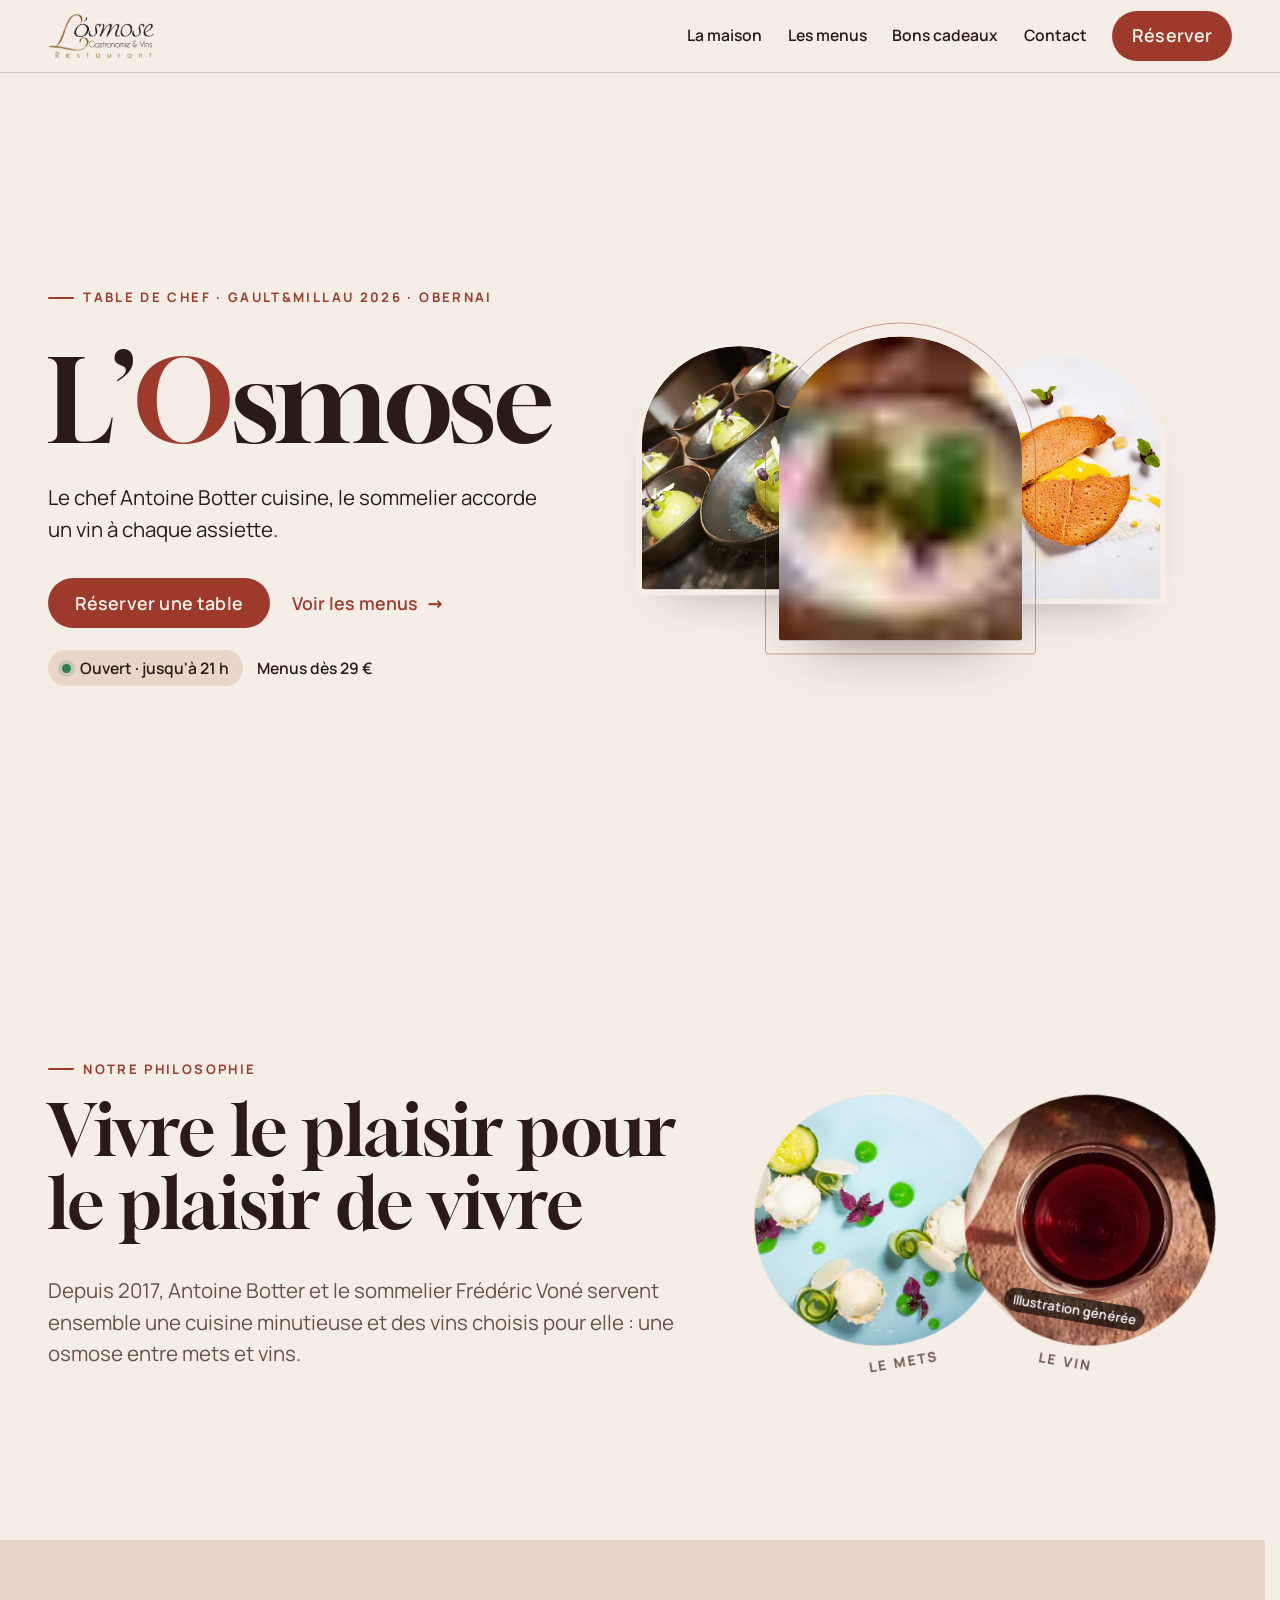
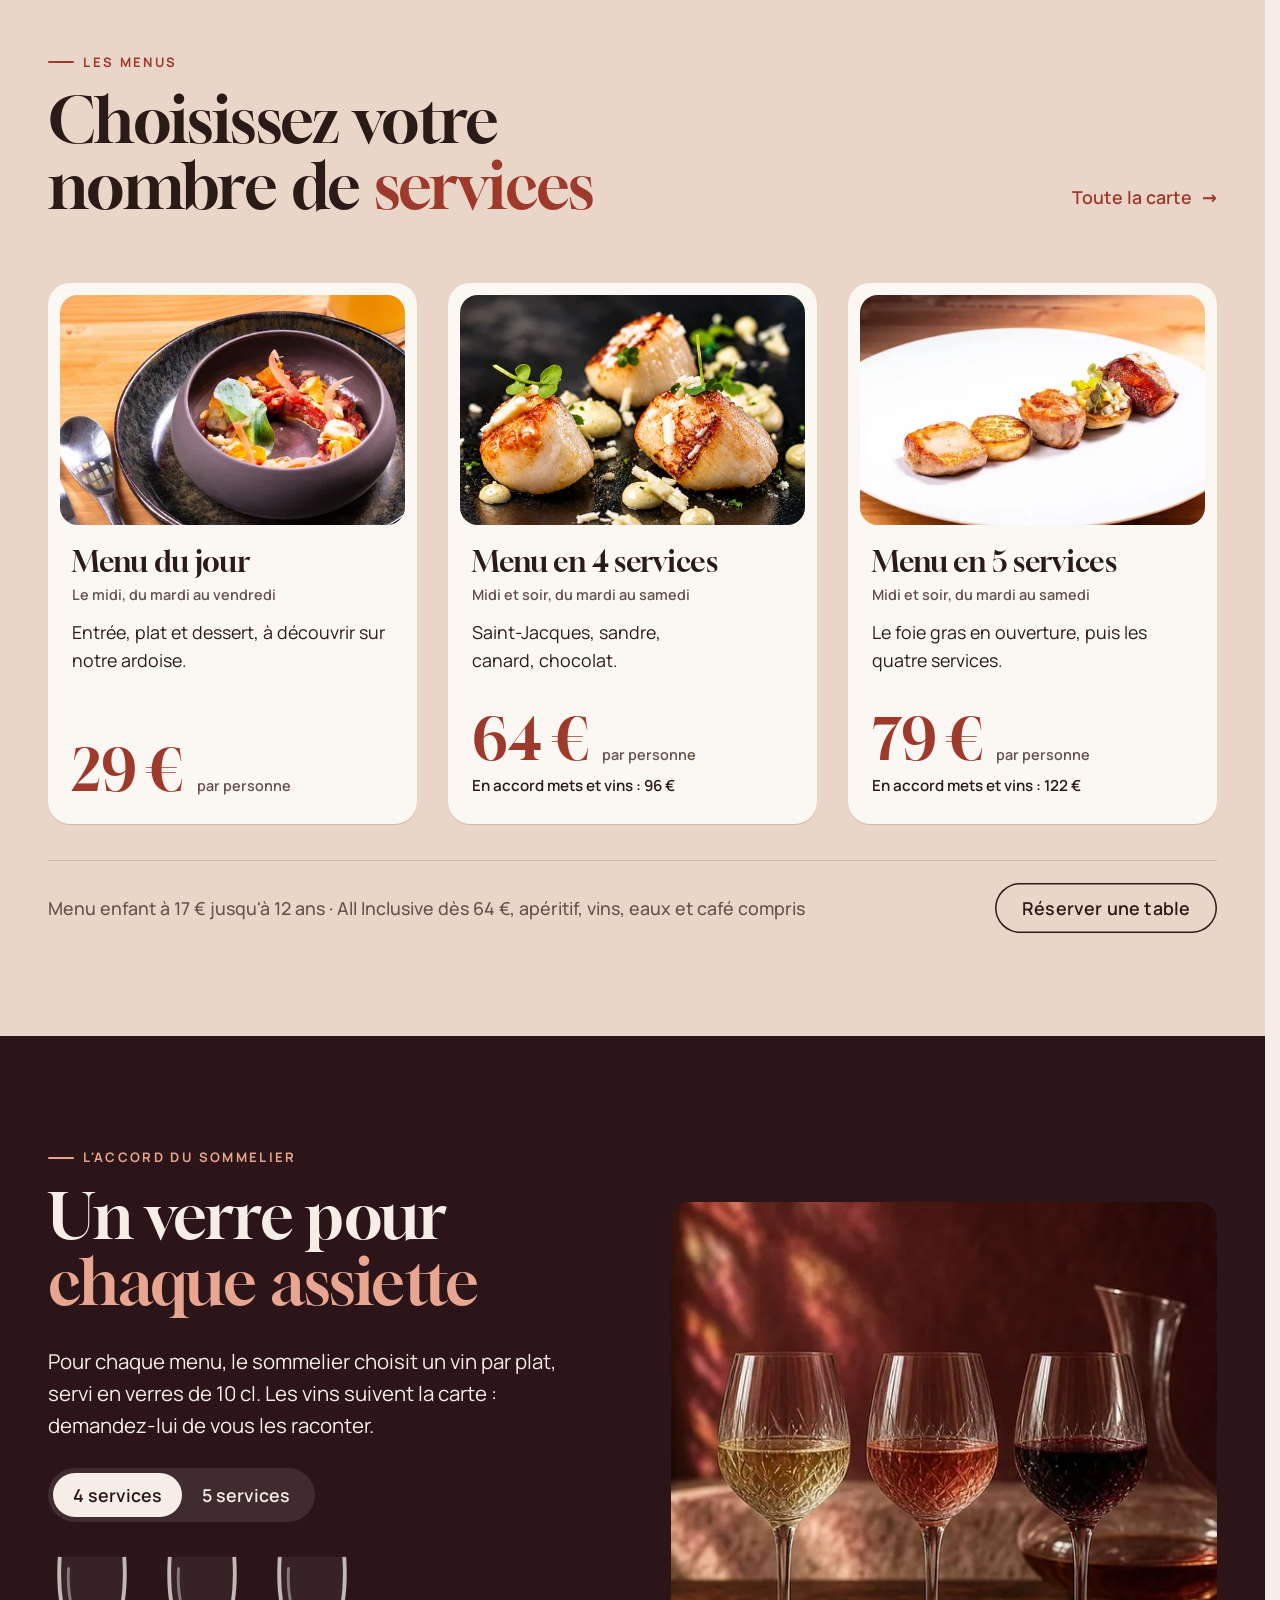
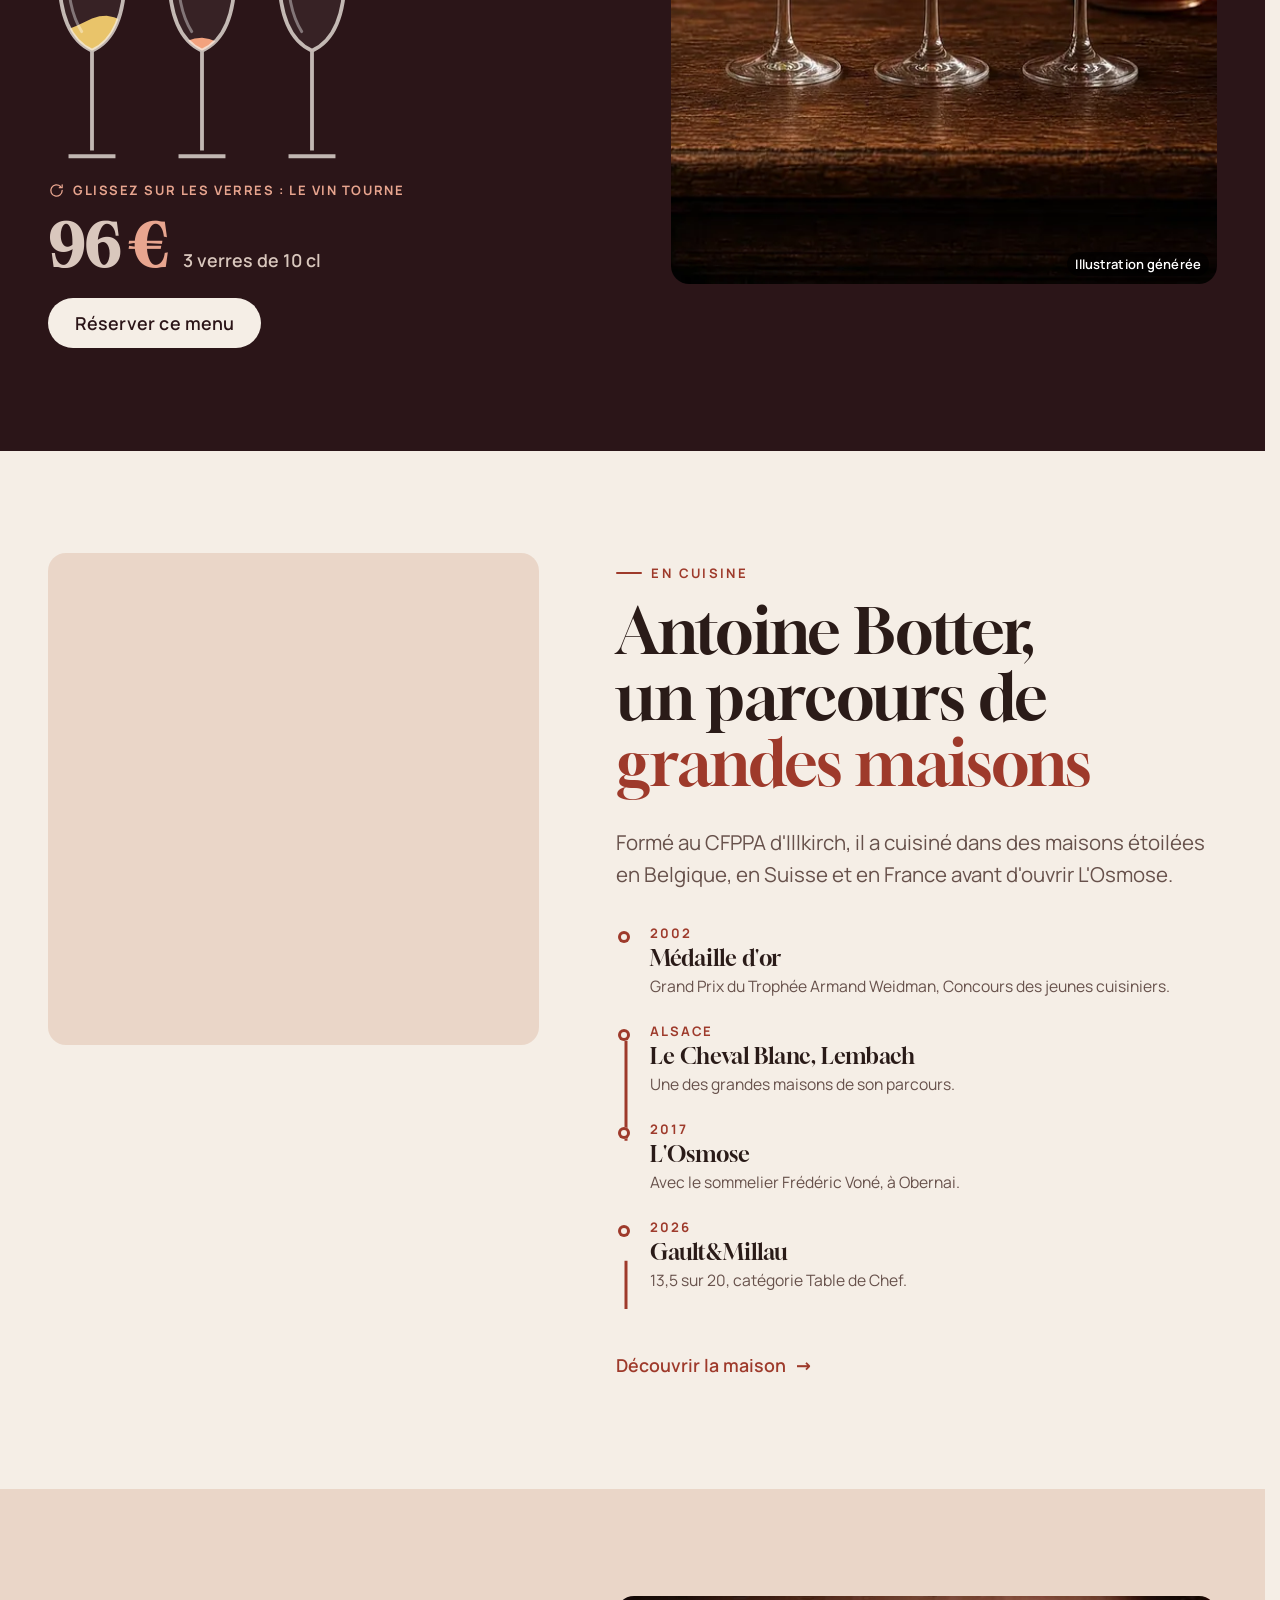
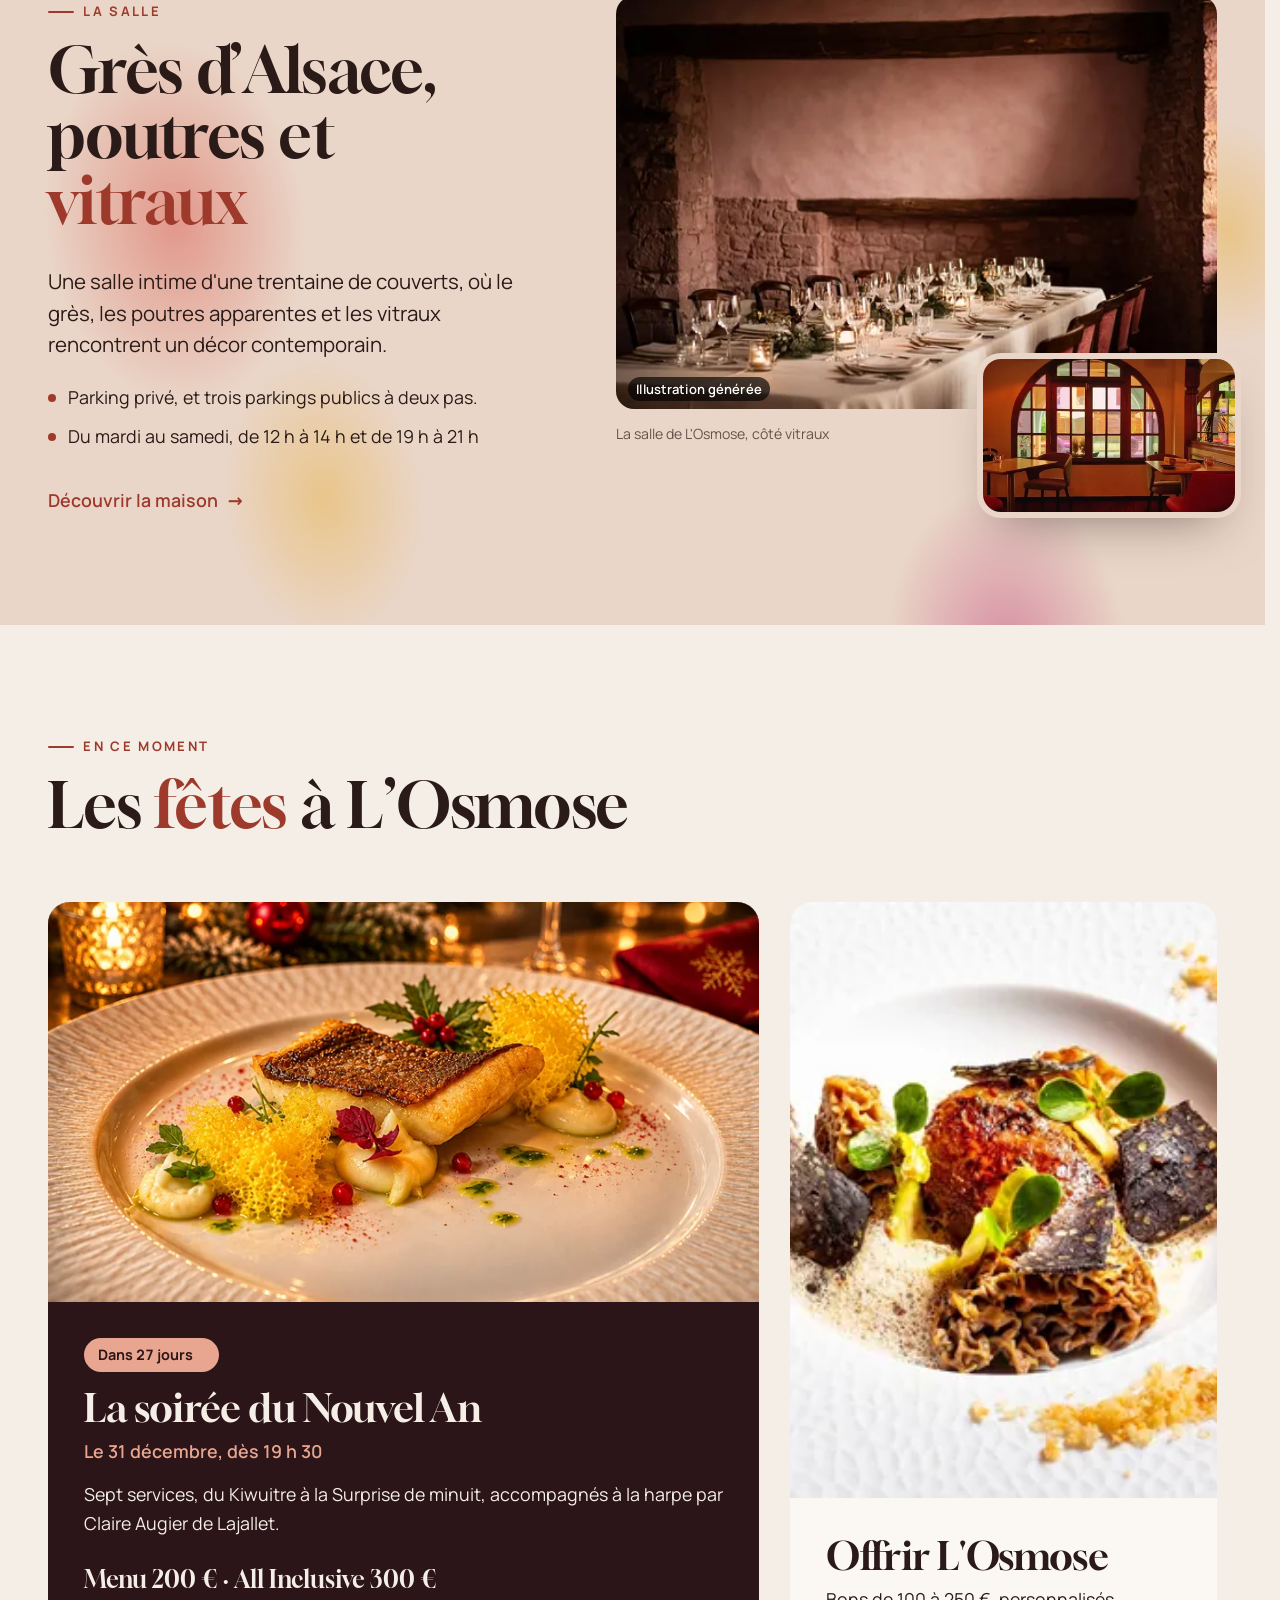
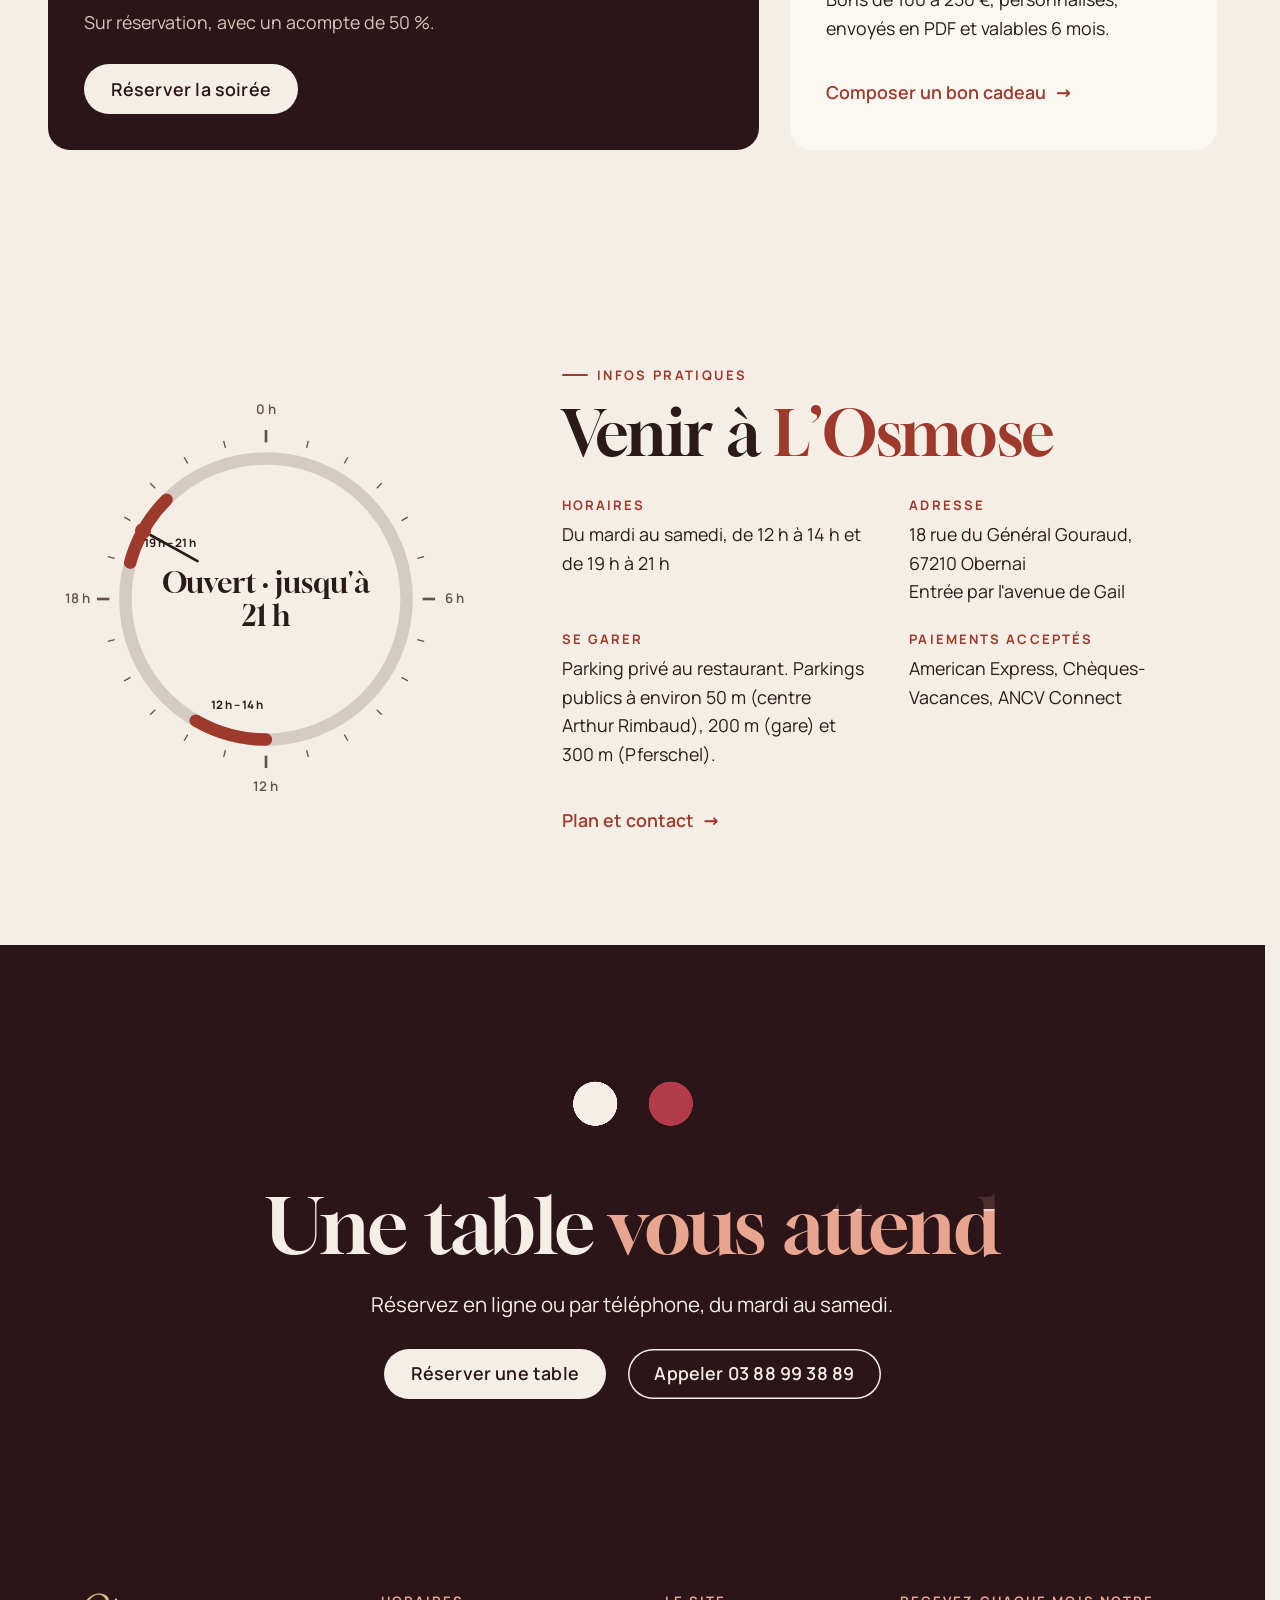
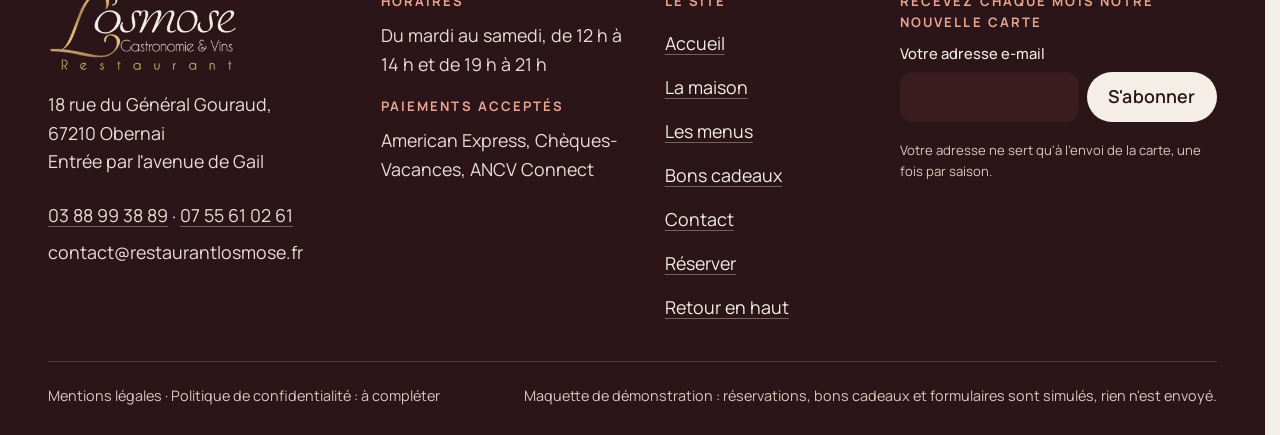
<file: index.html>
<!doctype html>
<html lang="fr" data-v="2" data-curseur>
<head>
<meta charset="utf-8">
<meta name="viewport" content="width=device-width, initial-scale=1, viewport-fit=cover">
<title>L&#39;Osmose : restaurant gastronomique à Obernai</title>
<meta name="description" content="Menus de 3 à 5 services, accords mets et vins du sommelier et menu du jour à 29 €, du mardi au samedi à Obernai.">
<meta name="robots" content="noindex, nofollow">
<link rel="canonical" href="https://losmose-maquette.vercel.app/">
<style>:root{--fond:#F5EEE6;--texte:#2A1B18;--voile-fond:#2B1518;--ouverture-fond:#2B1518;--menu-fond:#2B1518}:root { --entete-h: 72px; --barres-h: 0px; } html { background: var(--fond); color: var(--texte); scrollbar-gutter: stable; } body { margin: 0; background: var(--fond); } html.js:not(.secours):not([data-arrivee="retour"]) [data-anime] { opacity: 0; } html.js:not(.secours):not([data-arrivee="retour"]) [data-anime].vu { opacity: 1; } [data-voile] { position: fixed; inset: 0; z-index: 900; background: var(--voile-fond); transform: translateY(100%); visibility: hidden; pointer-events: none; } html[data-arrivee="voile"]:not(.voile-leve):not(.secours) [data-voile] { transform: none; visibility: visible; } html.secours [data-voile] { visibility: hidden !important; } .ouverture-panneau { position: fixed; inset: 0; z-index: 850; display: none; place-content: center; justify-items: center; background: var(--ouverture-fond, var(--voile-fond)); color: var(--fond); text-align: center; } html.js[data-arrivee="intro"]:not(.secours):not(.intro-finie) .ouverture-panneau { display: grid; } html.defilement-bloque, html.defilement-bloque body, html.js[data-arrivee="intro"]:not(.secours):not(.intro-finie), html.js[data-arrivee="intro"]:not(.secours):not(.intro-finie) body, html[data-arrivee="voile"]:not(.voile-leve):not(.secours), html[data-arrivee="voile"]:not(.voile-leve):not(.secours) body { overflow: hidden; } html.js[data-arrivee="intro"]:not(.secours):not(.intro-finie) { background-color: var(--ouverture-fond, var(--voile-fond)); } html[data-arrivee="voile"]:not(.voile-leve):not(.secours) { background-color: var(--voile-fond); }</style>
<script>(function () {
var d = document.documentElement, ss = null, ls = null;
try { ss = window.sessionStorage; ls = window.localStorage; } catch (e) {}
d.classList.add('js');
var nav = performance.getEntriesByType ? performance.getEntriesByType('navigation')[0] : null;
var type = nav ? nav.type : 'navigate';
var depart = null;
try { depart = JSON.parse(ss.getItem('socle:depart') || 'null'); ss.removeItem('socle:depart'); } catch (e) {}
if (depart && !(Date.now() - depart.t < 15000)) depart = null;
var mode = type === 'back_forward' ? 'retour' : type === 'reload' ? 'intro' : depart ? 'voile' : 'intro';
d.setAttribute('data-arrivee', mode);
if (mode === 'voile' && depart.couleur) d.style.setProperty('--voile-fond', depart.couleur);
if (type === 'reload' && 'scrollRestoration' in history) {
history.scrollRestoration = 'manual';
}
try {
var choisie = ls && ls.getItem('socle:langue');
var langue = (d.lang || '').slice(0, 2);
if (choisie && choisie !== langue && type === 'navigate' && !depart) {
var alt = document.querySelector('link[rel="alternate"][hreflang="' + choisie + '"]');
if (alt) location.replace(new URL(alt.href).pathname + location.search + location.hash);
}
} catch (e) {}
setTimeout(function () { if (!d.classList.contains('demarre')) d.classList.add('secours'); }, 2000);
})();</script>
<link rel="preload" href="/assets/fonts/gloock-400.woff2" as="font" type="font/woff2" crossorigin>
<link rel="preload" href="/assets/fonts/manrope-400.woff2" as="font" type="font/woff2" crossorigin>
<link rel="stylesheet" href="/assets/css/socle.css?v=2">
<link rel="stylesheet" href="/assets/css/site.css?v=2">
<link rel="stylesheet" href="/assets/css/apercus.css?v=2">
<link rel="modulepreload" href="/assets/js/site.js?v=2">
<link rel="modulepreload" href="/assets/js/socle/index.js?v=2">
<script src="/assets/vendor/gsap.min.js" defer></script>
<script src="/assets/vendor/ScrollTrigger.min.js" defer></script>
<script src="/assets/vendor/SplitText.min.js" defer></script>
<script type="module" src="/assets/js/site.js?v=2"></script>
<meta name="theme-color" content="#F5EEE6">
<link rel="icon" href="/assets/images/favicon.svg" type="image/svg+xml">
<link rel="apple-touch-icon" href="/assets/images/apple-touch-icon.png">
<meta property="og:type" content="website">
<meta property="og:site_name" content="L&#39;Osmose">
<meta property="og:locale" content="fr_FR">
<meta property="og:title" content="L&#39;Osmose : restaurant gastronomique à Obernai">
<meta property="og:description" content="Menus de 3 à 5 services, accords mets et vins du sommelier et menu du jour à 29 €, du mardi au samedi à Obernai.">
<meta property="og:url" content="https://losmose-maquette.vercel.app/">
<meta property="og:image" content="https://losmose-maquette.vercel.app/assets/partage/accueil-fr.jpg">
<meta property="og:image:width" content="1200">
<meta property="og:image:height" content="630">
<meta property="og:image:alt" content="L&#39;Osmose, restaurant gastronomique à Obernai, et une de ses assiettes">
<meta name="twitter:card" content="summary_large_image">
<script type="application/ld+json">{"@context":"https://schema.org","@type":"Restaurant","name":"L'Osmose","description":"Restaurant gastronomique à Obernai : menus par nombre de services et accords mets et vins.","servesCuisine":"Française moderne","priceRange":"29 € à 122 €","telephone":"+33388993889","email":"contact@restaurantlosmose.fr","address":{"@type":"PostalAddress","streetAddress":"18 rue du Général Gouraud","postalCode":"67210","addressLocality":"Obernai","addressCountry":"FR"},"openingHoursSpecification":[{"@type":"OpeningHoursSpecification","dayOfWeek":["Tuesday","Wednesday","Thursday","Friday","Saturday"],"opens":"12:00","closes":"14:00"},{"@type":"OpeningHoursSpecification","dayOfWeek":["Tuesday","Wednesday","Thursday","Friday","Saturday"],"opens":"19:00","closes":"21:00"}],"acceptsReservations":"True","paymentAccepted":"American Express, Chèques-Vacances, ANCV Connect"}</script>
</head>
<body id="haut">
<div data-voile data-forme="iris" aria-hidden="true"><div class="voile-contenu"><img class="voile-logo" src="/assets/images/logo-clair.webp" alt="" width="640" height="274"><span data-voile-libelle>Accueil</span></div></div>
<div class="ouverture-panneau" data-ouverture aria-hidden="true" data-effet="gouttes">
  <svg class="ouverture-gouttes" viewBox="0 0 240 240" width="240" height="240" data-ouverture-objet>
    <defs><filter id="goo" x="-30%" y="-30%" width="160%" height="160%"><feGaussianBlur in="SourceGraphic" stdDeviation="7" result="b"/><feColorMatrix in="b" values="1 0 0 0 0  0 1 0 0 0  0 0 1 0 0  0 0 0 26 -11"/></filter></defs>
    <g filter="url(#goo)"><circle class="goutte goutte--mets" cx="120" cy="120" r="34"/><circle class="goutte goutte--vin" cx="120" cy="120" r="34"/><circle class="goutte goutte--coeur" cx="120" cy="120" r="0"/></g>
    <circle class="goutte-trou" cx="120" cy="120" r="0"/>
  </svg>
  <img class="ouverture-mot" src="/assets/images/logo-clair.webp" alt="" width="640" height="274">
  <p class="ouverture-ligne">Gastronomie &amp; Vins · Obernai</p>
</div>
<a class="evitement" href="#contenu">Aller au contenu</a>
<header data-entete>
  <div class="entete-rangee">
    <a class="entete-logo" href="/" aria-label="L&#39;Osmose, retour à l&#39;accueil" data-libelle="Accueil" aria-current="page">
      <img src="/assets/images/logo-sombre.webp" alt="L&#39;Osmose, gastronomie et vins, restaurant" width="640" height="274">
    </a>
    <nav data-nav aria-label="Navigation principale">
      <ul><li><a href="/la-maison" data-libelle="La maison">La maison</a></li><li><a href="/menus" data-libelle="Les menus">Les menus</a></li><li><a href="/bons-cadeaux" data-libelle="Bons cadeaux">Bons cadeaux</a></li><li><a href="/contact" data-libelle="Contact">Contact</a></li></ul>
    </nav>
    <div class="entete-actions">
      <a class="bouton" href="/reserver" data-libelle="Réserver">Réserver</a>
      <button type="button" data-menu-bouton aria-controls="menu" aria-expanded="false" data-libelle-ouvrir="Menu" data-libelle-fermer="Fermer"><span data-libelle-bouton>Menu</span></button>
      <a class="menu-sansjs" href="#menu" data-menu-lien>Menu</a>
    </div>
  </div>
</header>
<script>/* Avant le premier affichage : rangées de la navigation (même règle que ajusterNav dans assets/js/socle/entete.js)
   et hauteur réelle de l'en-tête, pour que rien ne saute quand le JavaScript du site prend la main. */
(function () {
  var h = document.documentElement, u = document.querySelector('[data-nav] ul'), e = document.querySelector('[data-entete]');
  if (u) {
    var deborde = function () { return u.scrollWidth > u.clientWidth + 1; }, c = deborde();
    if (c && window.matchMedia('(min-width: 900px)').matches) {
      h.classList.add('nav-deux-rangees'); c = deborde();
      if (c) { h.classList.add('nav-deux-lignes'); var a = u.querySelector('a'); c = !a || u.getBoundingClientRect().height > a.getBoundingClientRect().height * 2.5; }
      if (c) h.classList.remove('nav-deux-rangees', 'nav-deux-lignes');
    }
    if (c) h.classList.add('nav-compacte');
  }
  if (e) h.style.setProperty('--entete-h', Math.round(e.getBoundingClientRect().height) + 'px');
})();</script>
<span id="menu-ferme" aria-hidden="true"></span>
<div id="menu" data-menu role="dialog" aria-modal="true" aria-label="Menu">
  <p class="menu-sansjs-fermer"><a href="#menu-ferme">Fermer</a></p>
  <ul><li style="--i:0"><a href="/" class="menu-lien" data-libelle="Accueil" aria-current="page">Accueil</a></li><li style="--i:1"><a href="/la-maison" class="menu-lien" data-libelle="La maison">La maison</a></li><li style="--i:2"><a href="/menus" class="menu-lien" data-libelle="Les menus">Les menus</a></li><li style="--i:3"><a href="/bons-cadeaux" class="menu-lien" data-libelle="Bons cadeaux">Bons cadeaux</a></li><li style="--i:4"><a href="/contact" class="menu-lien" data-libelle="Contact">Contact</a></li><li style="--i:5"><a href="/reserver" class="menu-lien" data-libelle="Réserver">Réserver</a></li></ul>
  <p class="menu-contact"><a class="bouton bouton--clair" href="tel:+33388993889">Appeler 03 88 99 38 89</a></p>
  <p class="menu-horaires">Du mardi au samedi, de 12 h à 14 h et de 19 h à 21 h</p>
</div>
<main id="contenu" tabindex="-1">
<section class="hero" id="debut">
  <div class="hero-texte">
    <p class="surtitre" data-anime="gsap">Table de Chef · Gault&amp;Millau 2026 · Obernai</p>
    <h1 class="hero-titre" data-anime="gsap"><span class="titre-masque"><span class="titre-ligne">L’<span class="o" data-effet="o-vin" data-grille="typo">O</span>smose</span></span></h1>
    <p class="chapo" data-anime="gsap">Le chef Antoine Botter cuisine, le sommelier accorde un vin à chaque assiette.</p>
    <div class="actions" data-anime="gsap">
      <a href="/reserver" class="bouton" data-libelle="Réserver" data-action-principale data-survol="magnetique">Réserver une table</a>
      <a href="/menus" class="lien-fleche" data-libelle="Les menus">Voir les menus</a>
    </div>
    <p class="hero-info" data-info-cle data-anime="gsap"><span class="pastille" data-statut-lieu><span class="point"></span><span data-statut-texte>Du mardi au samedi</span></span><span>Menus dès 29 €</span></p>
  </div>
  <div class="triptyque" data-effet="triptyque" data-souris>
    <div class="arche-cadre arche-cadre--g"><div class="arche-clip"><figure class="media arche apercu--arche-gauche" style="--cadrage:50% 50%">
  <picture>
    <img src="/assets/images/arche-gauche-1280.webp" srcset="/assets/images/arche-gauche-640.webp 640w, /assets/images/arche-gauche-1280.webp 1280w" sizes="(max-width: 760px) 30vw, 18vw" alt="Sphères vertes et bâtonnets de pomme dans des bols sombres alignés" width="1280" height="1600" fetchpriority="high" loading="eager" decoding="async">
  </picture>
</figure><span class="reflet" aria-hidden="true" data-audit-ignorer></span></div></div>
    <div class="arche-cadre arche-cadre--c"><div class="arche-clip"><figure class="media arche apercu--accueil-ouverture" data-iris-centre style="--cadrage:49% 49%;--cadrage-mobile:49% 42%">
  <picture><source media="(max-width: 760px) and (orientation: portrait)" srcset="/assets/images/accueil-ouverture-mobile-640.webp 640w, /assets/images/accueil-ouverture-mobile-1080.webp 1080w" sizes="(max-width: 760px) 38vw, 22vw">
    <img src="/assets/images/accueil-ouverture-1280.webp" srcset="/assets/images/accueil-ouverture-640.webp 640w, /assets/images/accueil-ouverture-1280.webp 1280w" sizes="(max-width: 760px) 38vw, 22vw" alt="Deux boules vertes enveloppées de feuilles, une feuille de capucine et des points de sauce dans un bol en céramique mouchetée" width="1280" height="1600" fetchpriority="high" loading="eager" decoding="async">
  </picture>
</figure><span class="reflet" aria-hidden="true" data-audit-ignorer></span></div></div>
    <div class="arche-cadre arche-cadre--d"><div class="arche-clip"><figure class="media arche apercu--arche-droite" style="--cadrage:50% 52%">
  <picture>
    <img src="/assets/images/arche-droite-1280.webp" srcset="/assets/images/arche-droite-640.webp 640w, /assets/images/arche-droite-1280.webp 1280w" sizes="(max-width: 760px) 30vw, 18vw" alt="Disque de biscuit doré entrouvert sur un cœur jaune, éclats de sauce jaune sur assiette blanche" width="1280" height="1600" fetchpriority="high" loading="eager" decoding="async">
  </picture>
</figure><span class="reflet" aria-hidden="true" data-audit-ignorer></span></div></div>
  </div>
</section>
<section class="section conteneur manifeste" id="philosophie">
  <div>
    <p class="surtitre" data-anime>Notre philosophie</p>
    <p class="manifeste-citation" data-anime="mots">Vivre le plaisir pour le plaisir de vivre</p>
    <p class="chapo doux" data-anime>Depuis 2017, Antoine Botter et le sommelier Frédéric Voné servent ensemble une cuisine minutieuse et des vins choisis pour elle : une osmose entre mets et vins.</p>
  </div>
  <div class="disques" data-effet="osmose">
    <div class="disque disque--mets"><figure class="media " style="--cadrage:50% 48%">
  <picture>
    <img src="/assets/images/osmose-mets-800.webp" srcset="/assets/images/osmose-mets-480.webp 480w, /assets/images/osmose-mets-640.webp 640w, /assets/images/osmose-mets-800.webp 800w" sizes="(max-width: 900px) 56vw, 24vw" alt="Assiette vue du dessus : rondelles de concombre, boules glacées blanches, points verts et feuilles pourpres sur une assiette bleu ciel" width="800" height="800" loading="lazy" decoding="async">
  </picture>
</figure><span class="disque-legende">Le mets</span></div>
    <div class="disque disque--vin"><figure class="media " data-grok style="--cadrage:50% 53%">
  <picture>
    <img src="/assets/images/grok/osmose-vin-800.webp" srcset="/assets/images/grok/osmose-vin-480.webp 480w, /assets/images/grok/osmose-vin-640.webp 640w, /assets/images/grok/osmose-vin-800.webp 800w" sizes="(max-width: 900px) 56vw, 24vw" alt="Vin rouge qui tourne dans un verre en cristal, vu du dessus" width="800" height="800" loading="lazy" decoding="async">
  </picture><figcaption class="mention-ia">Illustration générée</figcaption>
</figure><span class="disque-legende">Le vin</span></div>
    <span class="disque-union" aria-hidden="true" data-audit-ignorer>L’Osmose</span>
  </div>
</section>
<section class="section gres" id="menus">
  <div class="conteneur">
    <div class="tete-section">
      <div><p class="surtitre" data-anime>Les menus</p><h2 data-anime="lignes">Choisissez votre nombre de <em>services</em></h2></div>
      <a href="/menus" class="lien-fleche" data-libelle="Les menus">Toute la carte</a>
    </div>
    <ul class="cartes-menus" data-anime="cascade"><li class="carte-menu">
      <figure class="media " style="--cadrage:59% 49%">
  <picture>
    <img src="/assets/images/carte-jour-784.webp" srcset="/assets/images/carte-jour-480.webp 480w, /assets/images/carte-jour-640.webp 640w, /assets/images/carte-jour-784.webp 784w" sizes="(max-width: 760px) 92vw, (max-width: 1100px) 46vw, 30vw" alt="Bol en grès violet garni de légumes et de fleurs, posé sur une assiette mouchetée" width="784" height="523" loading="lazy" decoding="async">
  </picture>
</figure>
      <div class="carte-menu-corps">
        <h3>Menu du jour</h3>
        <p class="quand">Le midi, du mardi au vendredi</p>
        <p>Entrée, plat et dessert, à découvrir sur notre ardoise.</p>
        <p class="prix" data-prix><span data-compteur="29">29</span> €<small>par personne</small></p>
      </div>
    </li><li class="carte-menu">
      <figure class="media " style="--cadrage:50% 47%">
  <picture>
    <img src="/assets/images/carte-quatre-784.webp" srcset="/assets/images/carte-quatre-480.webp 480w, /assets/images/carte-quatre-640.webp 640w, /assets/images/carte-quatre-784.webp 784w" sizes="(max-width: 760px) 92vw, (max-width: 1100px) 46vw, 30vw" alt="Noix de Saint-Jacques dorées et points de crème sur une ardoise noire" width="784" height="522" loading="lazy" decoding="async">
  </picture>
</figure>
      <div class="carte-menu-corps">
        <h3>Menu en 4 services</h3>
        <p class="quand">Midi et soir, du mardi au samedi</p>
        <p>Saint-Jacques, sandre, canard, chocolat.</p>
        <p class="prix" data-prix><span data-compteur="64">64</span> €<small>par personne</small></p>
        <p class="accord-ligne">En accord mets et vins : 96 €</p>
      </div>
    </li><li class="carte-menu">
      <figure class="media " style="--cadrage:54% 50%">
  <picture>
    <img src="/assets/images/carte-cinq-784.webp" srcset="/assets/images/carte-cinq-480.webp 480w, /assets/images/carte-cinq-640.webp 640w, /assets/images/carte-cinq-784.webp 784w" sizes="(max-width: 760px) 92vw, (max-width: 1100px) 46vw, 30vw" alt="Cinq bouchées dorées alignées sur une grande assiette blanche" width="784" height="523" loading="lazy" decoding="async">
  </picture>
</figure>
      <div class="carte-menu-corps">
        <h3>Menu en 5 services</h3>
        <p class="quand">Midi et soir, du mardi au samedi</p>
        <p>Le foie gras en ouverture, puis les quatre services.</p>
        <p class="prix" data-prix><span data-compteur="79">79</span> €<small>par personne</small></p>
        <p class="accord-ligne">En accord mets et vins : 122 €</p>
      </div>
    </li></ul>
    <div class="menus-plus"><p>Menu enfant à 17 € jusqu&#39;à 12 ans · All Inclusive dès 64 €, apéritif, vins, eaux et café compris</p><a href="/reserver" class="bouton bouton--contour" data-libelle="Réserver">Réserver une table</a></div>
  </div>
</section>
<section class="section sombre" id="accord">
  <div class="conteneur accord">
    <div>
      <p class="surtitre" data-anime>L&#39;accord du sommelier</p>
      <h2 data-anime="lignes">Un verre pour <em>chaque assiette</em></h2>
      <p class="chapo" data-anime>Pour chaque menu, le sommelier choisit un vin par plat, servi en verres de 10 cl. Les vins suivent la carte : demandez-lui de vous les raconter.</p>
      <div class="choix" role="group" aria-label="Choisir un menu" data-choix-accord>
        <button type="button" aria-pressed="true" data-verres="3" data-total="96" data-formule="quatre-accord">4 services</button>
        <button type="button" aria-pressed="false" data-verres="4" data-total="122" data-formule="cinq-accord">5 services</button>
      </div>
      <div class="verres" data-effet="verres" data-grille="manipuler"><svg class="verre" viewBox="0 0 60 150" aria-hidden="true" data-verre="0">
  <defs><clipPath id="coupe-0"><path d="M8 6 C 6 38, 12 62, 30 70 C 48 62, 54 38, 52 6 Z"/></clipPath></defs>
  <g class="verre-corps">
    <path class="coupe-fond" d="M8 6 C 6 38, 12 62, 30 70 C 48 62, 54 38, 52 6 Z"/>
    <g clip-path="url(#coupe-0)"><path class="vin" d="M0 40 L5 40 L10 40 L15 40 L20 40 L25 40 L30 40 L35 40 L40 40 L45 40 L50 40 L55 40 L60 40 V 80 H 0 Z" fill="#E9C46A"/></g>
    <path class="bord" d="M8 6 C 6 38, 12 62, 30 70 C 48 62, 54 38, 52 6 M30 70 V 138 M14 142 H 46"/>
    <path class="eclat" d="M14 14 C 13 30, 16 46, 23 57"/>
  </g>
</svg><svg class="verre" viewBox="0 0 60 150" aria-hidden="true" data-verre="1">
  <defs><clipPath id="coupe-1"><path d="M8 6 C 6 38, 12 62, 30 70 C 48 62, 54 38, 52 6 Z"/></clipPath></defs>
  <g class="verre-corps">
    <path class="coupe-fond" d="M8 6 C 6 38, 12 62, 30 70 C 48 62, 54 38, 52 6 Z"/>
    <g clip-path="url(#coupe-1)"><path class="vin" d="M0 40 L5 40 L10 40 L15 40 L20 40 L25 40 L30 40 L35 40 L40 40 L45 40 L50 40 L55 40 L60 40 V 80 H 0 Z" fill="#F2A27E"/></g>
    <path class="bord" d="M8 6 C 6 38, 12 62, 30 70 C 48 62, 54 38, 52 6 M30 70 V 138 M14 142 H 46"/>
    <path class="eclat" d="M14 14 C 13 30, 16 46, 23 57"/>
  </g>
</svg><svg class="verre" viewBox="0 0 60 150" aria-hidden="true" data-verre="2">
  <defs><clipPath id="coupe-2"><path d="M8 6 C 6 38, 12 62, 30 70 C 48 62, 54 38, 52 6 Z"/></clipPath></defs>
  <g class="verre-corps">
    <path class="coupe-fond" d="M8 6 C 6 38, 12 62, 30 70 C 48 62, 54 38, 52 6 Z"/>
    <g clip-path="url(#coupe-2)"><path class="vin" d="M0 40 L5 40 L10 40 L15 40 L20 40 L25 40 L30 40 L35 40 L40 40 L45 40 L50 40 L55 40 L60 40 V 80 H 0 Z" fill="#B23A48"/></g>
    <path class="bord" d="M8 6 C 6 38, 12 62, 30 70 C 48 62, 54 38, 52 6 M30 70 V 138 M14 142 H 46"/>
    <path class="eclat" d="M14 14 C 13 30, 16 46, 23 57"/>
  </g>
</svg><svg class="verre" viewBox="0 0 60 150" aria-hidden="true" data-verre="3">
  <defs><clipPath id="coupe-3"><path d="M8 6 C 6 38, 12 62, 30 70 C 48 62, 54 38, 52 6 Z"/></clipPath></defs>
  <g class="verre-corps">
    <path class="coupe-fond" d="M8 6 C 6 38, 12 62, 30 70 C 48 62, 54 38, 52 6 Z"/>
    <g clip-path="url(#coupe-3)"><path class="vin" d="M0 40 L5 40 L10 40 L15 40 L20 40 L25 40 L30 40 L35 40 L40 40 L45 40 L50 40 L55 40 L60 40 V 80 H 0 Z" fill="#7A1F2B"/></g>
    <path class="bord" d="M8 6 C 6 38, 12 62, 30 70 C 48 62, 54 38, 52 6 M30 70 V 138 M14 142 H 46"/>
    <path class="eclat" d="M14 14 C 13 30, 16 46, 23 57"/>
  </g>
</svg></div>
      <p class="verres-astuce" aria-hidden="true"><svg viewBox="0 0 24 24"><path d="M20 12a8 8 0 1 1-2.34-5.66M20 4v4h-4" fill="none" stroke="currentColor" stroke-width="1.8" stroke-linecap="round" stroke-linejoin="round"/></svg>Glissez sur les verres : le vin tourne</p>
      <p class="accord-total" aria-live="polite"><strong class="prix" data-prix><span data-accord-total>96</span> €</strong><span data-accord-verres>3 verres de 10 cl</span></p>
      <a href="/reserver?formule=quatre-accord" class="bouton bouton--clair" data-libelle="Réserver" data-accord-lien data-survol="magnetique">Réserver ce menu</a>
    </div>
    <figure class="media accord-media" data-grok data-fx="parallaxe" style="--cadrage:34% 50%">
  <picture>
    <img src="/assets/images/grok/accord-verres-1600.webp" srcset="/assets/images/grok/accord-verres-480.webp 480w, /assets/images/grok/accord-verres-640.webp 640w, /assets/images/grok/accord-verres-1600.webp 1600w" sizes="(max-width: 900px) 92vw, 44vw" alt="Trois verres de vin, blanc, rosé et rouge, sur un comptoir de chêne sombre" width="1600" height="2001" loading="lazy" decoding="async">
  </picture><figcaption class="mention-ia">Illustration générée</figcaption>
</figure>
  </div>
</section>
<section class="section conteneur chef" id="chef">
  <figure class="media chef-media" data-anime="rideau" style="--cadrage:49% 56%">
  <picture>
    <img src="/assets/images/chef-assiette-1600.webp" srcset="/assets/images/chef-assiette-480.webp 480w, /assets/images/chef-assiette-640.webp 640w, /assets/images/chef-assiette-1600.webp 1600w" sizes="(max-width: 900px) 92vw, 40vw" alt="Filet de poisson à la peau croustillante, petits pois et grande tuile dorée sur une sauce verte" width="1600" height="1600" loading="lazy" decoding="async">
  </picture>
</figure>
  <div>
    <p class="surtitre" data-anime>En cuisine</p>
    <h2 data-anime="lignes">Antoine Botter, un parcours de <em>grandes maisons</em></h2>
    <p class="chapo doux" data-anime>Formé au CFPPA d&#39;Illkirch, il a cuisiné dans des maisons étoilées en Belgique, en Suisse et en France avant d&#39;ouvrir L&#39;Osmose.</p>
    <div class="frise">
      <svg class="frise-trait" viewBox="0 0 4 100" preserveAspectRatio="none" aria-hidden="true" data-fx="trace"><path d="M2 0 V 100" fill="none" stroke="currentColor" stroke-width="3" vector-effect="non-scaling-stroke"/></svg>
      <ol><li data-anime><span class="quand">2002</span><strong>Médaille d&#39;or</strong><p>Grand Prix du Trophée Armand Weidman, Concours des jeunes cuisiniers.</p></li><li data-anime><span class="quand">Alsace</span><strong>Le Cheval Blanc, Lembach</strong><p>Une des grandes maisons de son parcours.</p></li><li data-anime><span class="quand">2017</span><strong>L&#39;Osmose</strong><p>Avec le sommelier Frédéric Voné, à Obernai.</p></li><li data-anime><span class="quand">2026</span><strong>Gault&amp;Millau</strong><p>13,5 sur 20, catégorie Table de Chef.</p></li></ol>
    </div>
    <a href="/la-maison" class="lien-fleche" data-libelle="La maison">Découvrir la maison</a>
  </div>
</section>
<section class="section gres salle" id="salle">
  <div class="vitrail" aria-hidden="true">
    <span data-effet="vitrail" style="--c:#D8574A;--t:260px;left:6%;top:12%"></span><span data-effet="vitrail" style="--c:#E9B44C;--t:200px;left:22%;top:48%"></span>
    <span data-effet="vitrail" style="--c:#7FA36B;--t:180px;left:48%;top:8%"></span><span data-effet="vitrail" style="--c:#C2457A;--t:240px;left:70%;top:52%"></span>
    <span data-effet="vitrail" style="--c:#E9B44C;--t:160px;left:86%;top:16%"></span>
  </div>
  <div class="conteneur salle-grille">
    <div>
      <p class="surtitre" data-anime>La salle</p>
      <h2 data-anime="lignes">Grès d’Alsace, poutres et <em>vitraux</em></h2>
      <p class="chapo" data-anime>Une salle intime d&#39;une trentaine de couverts, où le grès, les poutres apparentes et les vitraux rencontrent un décor contemporain.</p>
      <ul class="puces" data-anime="cascade"><li>Parking privé, et trois parkings publics à deux pas.</li><li>Du mardi au samedi, de 12 h à 14 h et de 19 h à 21 h</li></ul>
      <a href="/la-maison#salle" class="lien-fleche" data-libelle="La maison">Découvrir la maison</a>
    </div>
    <div class="salle-composition">
      <figure class="media salle-mur" data-grok data-fx="zoom" style="--cadrage:58% 59%">
  <picture>
    <img src="/assets/images/grok/recevoir-tablee-1280.webp" srcset="/assets/images/grok/recevoir-tablee-640.webp 640w, /assets/images/grok/recevoir-tablee-1280.webp 1280w, /assets/images/grok/recevoir-tablee-1920.webp 1920w" sizes="(max-width: 900px) 92vw, 50vw" alt="Longue table de fête dressée, nappe blanche, verres et bougies, entre murs de grès et poutres" width="1280" height="854" loading="lazy" decoding="async">
  </picture><figcaption class="mention-ia">Illustration générée</figcaption>
</figure>
      <figure class="media salle-arche" data-superpose data-fx="vitesse" style="--cadrage:51% 57%">
  <picture>
    <img src="/assets/images/salle-arche-960.webp" srcset="/assets/images/salle-arche-480.webp 480w, /assets/images/salle-arche-640.webp 640w, /assets/images/salle-arche-960.webp 960w" sizes="(max-width: 900px) 48vw, 22vw" alt="La salle de L&#39;Osmose : grande fenêtre en arche à vitraux colorés, tables dressées et boiseries" width="960" height="540" loading="lazy" decoding="async">
  </picture>
</figure>
      <p class="legende">La salle de L&#39;Osmose, côté vitraux</p>
    </div>
  </div>
</section>
<section class="section conteneur" id="en-ce-moment">
  <div class="tete-section"><div><p class="surtitre" data-anime>En ce moment</p><h2 data-anime="lignes">Les <em>fêtes</em> à L’Osmose</h2></div></div>
  <div class="moment-grille" data-anime="cascade">
    <article class="moment-carte moment-carte--nuit">
      <figure class="media " style="--cadrage:50% 48%">
  <picture>
    <img src="/assets/images/nouvel-an-784.webp" srcset="/assets/images/nouvel-an-480.webp 480w, /assets/images/nouvel-an-640.webp 640w, /assets/images/nouvel-an-784.webp 784w" sizes="(max-width: 900px) 92vw, 58vw" alt="Poisson doré, cheveux d&#39;ange croustillants et baies rouges sur une assiette blanche, bougies et décor de fêtes derrière" width="784" height="522" loading="lazy" decoding="async">
  </picture>
</figure>
      <div class="moment-corps">
        <span class="compte" data-compte="2026-12-31">Le 31 décembre</span>
        <h3>La soirée du Nouvel An</h3>
        <p class="date">Le 31 décembre, dès 19 h 30</p>
        <p>Sept services, du Kiwuitre à la Surprise de minuit, accompagnés à la harpe par Claire Augier de Lajallet.</p>
        <p class="tarifs" data-prix><span class="insecable">Menu 200 €</span> · <span class="insecable">All Inclusive 300 €</span></p>
        <p class="doux">Sur réservation, avec un acompte de 50 %.</p>
        <div class="actions"><a href="/reserver#nouvel-an" class="bouton bouton--clair" data-libelle="Réserver">Réserver la soirée</a></div>
      </div>
    </article>
    <article class="moment-carte">
      <figure class="media " style="--cadrage:57% 43%">
  <picture>
    <img src="/assets/images/cadeau-morilles-1600.webp" srcset="/assets/images/cadeau-morilles-480.webp 480w, /assets/images/cadeau-morilles-640.webp 640w, /assets/images/cadeau-morilles-1600.webp 1600w" sizes="(max-width: 900px) 92vw, 36vw" alt="Morilles, viande glacée et chapelure dorée en arc sur une assiette blanche texturée" width="1600" height="1067" loading="lazy" decoding="async">
  </picture>
</figure>
      <div class="moment-corps">
        <h3>Offrir L&#39;Osmose</h3>
        <p>Bons de 100 à 250 €, personnalisés, envoyés en PDF et valables 6 mois.</p>
        <div class="actions"><a href="/bons-cadeaux" class="lien-fleche" data-libelle="Bons cadeaux">Composer un bon cadeau</a></div>
      </div>
    </article>
  </div>
</section>
<section class="section conteneur infos" id="infos">
  <div class="cadran" data-visuel data-effet="aiguille" data-horaires-cadran><svg class="horaires__svg" viewBox="-36 -36 472 472" aria-hidden="true" focusable="false"><circle class="horaires__piste" cx="200" cy="200" r="158"/><line class="horaires__graduation est-forte" x1="200.0" y1="24.0" x2="200.0" y2="10.0"/><line class="horaires__graduation" x1="245.6" y1="30.0" x2="247.6" y2="22.3"/><line class="horaires__graduation" x1="288.0" y1="47.6" x2="292.0" y2="40.7"/><line class="horaires__graduation" x1="324.5" y1="75.5" x2="330.1" y2="69.9"/><line class="horaires__graduation" x1="352.4" y1="112.0" x2="359.3" y2="108.0"/><line class="horaires__graduation" x1="370.0" y1="154.4" x2="377.7" y2="152.4"/><line class="horaires__graduation est-forte" x1="376.0" y1="200.0" x2="390.0" y2="200.0"/><line class="horaires__graduation" x1="370.0" y1="245.6" x2="377.7" y2="247.6"/><line class="horaires__graduation" x1="352.4" y1="288.0" x2="359.3" y2="292.0"/><line class="horaires__graduation" x1="324.5" y1="324.5" x2="330.1" y2="330.1"/><line class="horaires__graduation" x1="288.0" y1="352.4" x2="292.0" y2="359.3"/><line class="horaires__graduation" x1="245.6" y1="370.0" x2="247.6" y2="377.7"/><line class="horaires__graduation est-forte" x1="200.0" y1="376.0" x2="200.0" y2="390.0"/><line class="horaires__graduation" x1="154.4" y1="370.0" x2="152.4" y2="377.7"/><line class="horaires__graduation" x1="112.0" y1="352.4" x2="108.0" y2="359.3"/><line class="horaires__graduation" x1="75.5" y1="324.5" x2="69.9" y2="330.1"/><line class="horaires__graduation" x1="47.6" y1="288.0" x2="40.7" y2="292.0"/><line class="horaires__graduation" x1="30.0" y1="245.6" x2="22.3" y2="247.6"/><line class="horaires__graduation est-forte" x1="24.0" y1="200.0" x2="10.0" y2="200.0"/><line class="horaires__graduation" x1="30.0" y1="154.4" x2="22.3" y2="152.4"/><line class="horaires__graduation" x1="47.6" y1="112.0" x2="40.7" y2="108.0"/><line class="horaires__graduation" x1="75.5" y1="75.5" x2="69.9" y2="69.9"/><line class="horaires__graduation" x1="112.0" y1="47.6" x2="108.0" y2="40.7"/><line class="horaires__graduation" x1="154.4" y1="30.0" x2="152.4" y2="22.3"/><text class="horaires__repere" x="200.0" y="-12.0">0 h</text><text class="horaires__repere" x="412.0" y="200.0">6 h</text><text class="horaires__repere" x="200.0" y="412.0">12 h</text><text class="horaires__repere" x="-12.0" y="200.0">18 h</text><path class="horaires__arc" d="M200.0 358.0A158 158 0 0 1 121.0 336.8"/><text class="horaires__plage" x="167.9" y="319.8">12 h – 14 h</text><path class="horaires__arc" d="M47.4 159.1A158 158 0 0 1 88.3 88.3"/><text class="horaires__plage" x="92.6" y="138.0">19 h – 21 h</text><g class="horaires__aiguille"><line x1="200" y1="112" x2="200" y2="52"/><circle class="horaires__pointe" cx="200" cy="42" r="9"/></g></svg><div class="cadran-centre"><strong data-statut-cadran>Du mardi au samedi</strong></div></div>
  <div>
    <p class="surtitre" data-anime>Infos pratiques</p>
    <h2 data-anime="lignes">Venir à <em>L’Osmose</em></h2>
    <div class="infos-liste" data-anime="cascade">
      <div><h3>Horaires</h3><p>Du mardi au samedi, de 12 h à 14 h et de 19 h à 21 h</p></div>
      <div><h3>Adresse</h3><p>18 rue du Général Gouraud, 67210 Obernai<br>Entrée par l&#39;avenue de Gail</p></div>
      <div><h3>Se garer</h3><p>Parking privé au restaurant. Parkings publics à environ 50 m (centre Arthur Rimbaud), 200 m (gare) et 300 m (Pferschel).</p></div>
      <div><h3>Paiements acceptés</h3><p>American Express, Chèques-Vacances, ANCV Connect</p></div>
    </div>
    <a href="/contact" class="lien-fleche" data-libelle="Contact">Plan et contact</a>
  </div>
</section>
<section class="section sombre fin" id="reserver-fin">
  <div class="conteneur">
    <svg class="fin-gouttes" viewBox="0 0 240 160" aria-hidden="true" data-effet="gouttes" data-visuel>
  <defs><filter id="goo-fin" x="-30%" y="-30%" width="160%" height="160%"><feGaussianBlur in="SourceGraphic" stdDeviation="7" result="b"/><feColorMatrix in="b" values="1 0 0 0 0  0 1 0 0 0  0 0 1 0 0  0 0 0 26 -11"/></filter></defs>
  <g filter="url(#goo-fin)"><circle class="fg-mets" cx="78" cy="80" r="36" fill="#F5EEE6"/><circle class="fg-vin" cx="162" cy="80" r="36" fill="#B23A48"/></g>
</svg>
    <h2 data-anime="lignes">Une table <em>vous attend</em></h2>
    <p class="chapo" data-anime>Réservez en ligne ou par téléphone, du mardi au samedi.</p>
    <div class="actions" data-anime>
      <a href="/reserver" class="bouton bouton--clair" data-libelle="Réserver" data-survol="magnetique">Réserver une table</a>
      <a class="bouton bouton--contour" href="tel:+33388993889">Appeler 03 88 99 38 89</a>
    </div>
  </div>
</section>
</main>
<footer class="pied" id="pied" data-masque-barre>
  <div class="conteneur pied-grille">
    <div class="pied-marque">
      <img class="pied-logo" src="/assets/images/logo-clair.webp" alt="L&#39;Osmose, gastronomie et vins, restaurant" width="640" height="274" loading="lazy">
      <p>18 rue du Général Gouraud, 67210 Obernai<br>Entrée par l&#39;avenue de Gail</p>
      <p><a href="tel:+33388993889">03 88 99 38 89</a> · <a href="tel:+33755610261">07 55 61 02 61</a><br><span class="courriel">contact@restaurantlosmose.fr</span></p>
    </div>
    <div>
      <p class="pied-titre">Horaires</p>
      <p>Du mardi au samedi, de 12 h à 14 h et de 19 h à 21 h</p>
      <p class="pied-titre">Paiements acceptés</p>
      <p>American Express, Chèques-Vacances, ANCV Connect</p>
    </div>
    <nav aria-label="Le site">
      <p class="pied-titre">Le site</p>
      <ul><li><a href="/" data-libelle="Accueil" aria-current="page">Accueil</a></li><li><a href="/la-maison" data-libelle="La maison">La maison</a></li><li><a href="/menus" data-libelle="Les menus">Les menus</a></li><li><a href="/bons-cadeaux" data-libelle="Bons cadeaux">Bons cadeaux</a></li><li><a href="/contact" data-libelle="Contact">Contact</a></li><li><a href="/reserver" data-libelle="Réserver">Réserver</a></li><li><a href="#haut" data-sans-transition>Retour en haut</a></li></ul>
    </nav>
    <form class="pied-lettre" data-formulaire novalidate>
      <p class="pied-titre" id="lettre-titre">Recevez chaque mois notre nouvelle carte</p>
      <div class="champ"><label for="lettre-email">Votre adresse e-mail</label>
      <div class="pied-lettre-ligne"><input id="lettre-email" name="email" type="email" required autocomplete="email"><button class="bouton" type="submit">S&#39;abonner</button></div></div>
      <p class="mention-donnees">Votre adresse ne sert qu&#39;à l&#39;envoi de la carte, une fois par saison.</p>
      <p data-message-envoi hidden></p>
    </form>
  </div>
  <div class="conteneur pied-bas"><p>Mentions légales · Politique de confidentialité : à compléter</p><p>Maquette de démonstration : réservations, bons cadeaux et formulaires sont simulés, rien n&#39;est envoyé.</p></div>
</footer>
<div data-barre-fixe>
  <a class="bouton bouton--contour" href="tel:+33388993889">Appeler</a>
  <a class="bouton" href="/reserver" data-libelle="Réserver">Réserver</a>
</div>
<div class="fil" data-grille="fil" data-audit-ignorer aria-hidden="true"><span class="fil-trait"></span><span class="fil-vin"></span><span class="fil-points"></span><span class="fil-goutte"></span><span class="fil-nom"></span></div>
<script type="application/json" id="horaires-donnees">{"fuseau":"Europe/Paris","seuil_ferme_bientot":30,"regle_feries":"ouvert","feries":[],"adresses":[{"id":"restaurant","nom":"L'Osmose","adresse":"18 rue du Général Gouraud, 67210 Obernai","telephone":"03 88 99 38 89","semaine":{"lundi":[],"mardi":["12:00-14:00","19:00-21:00"],"mercredi":["12:00-14:00","19:00-21:00"],"jeudi":["12:00-14:00","19:00-21:00"],"vendredi":["12:00-14:00","19:00-21:00"],"samedi":["12:00-14:00","19:00-21:00"],"dimanche":[]},"exceptions":[]}]}</script>
</body>
</html>
</file>
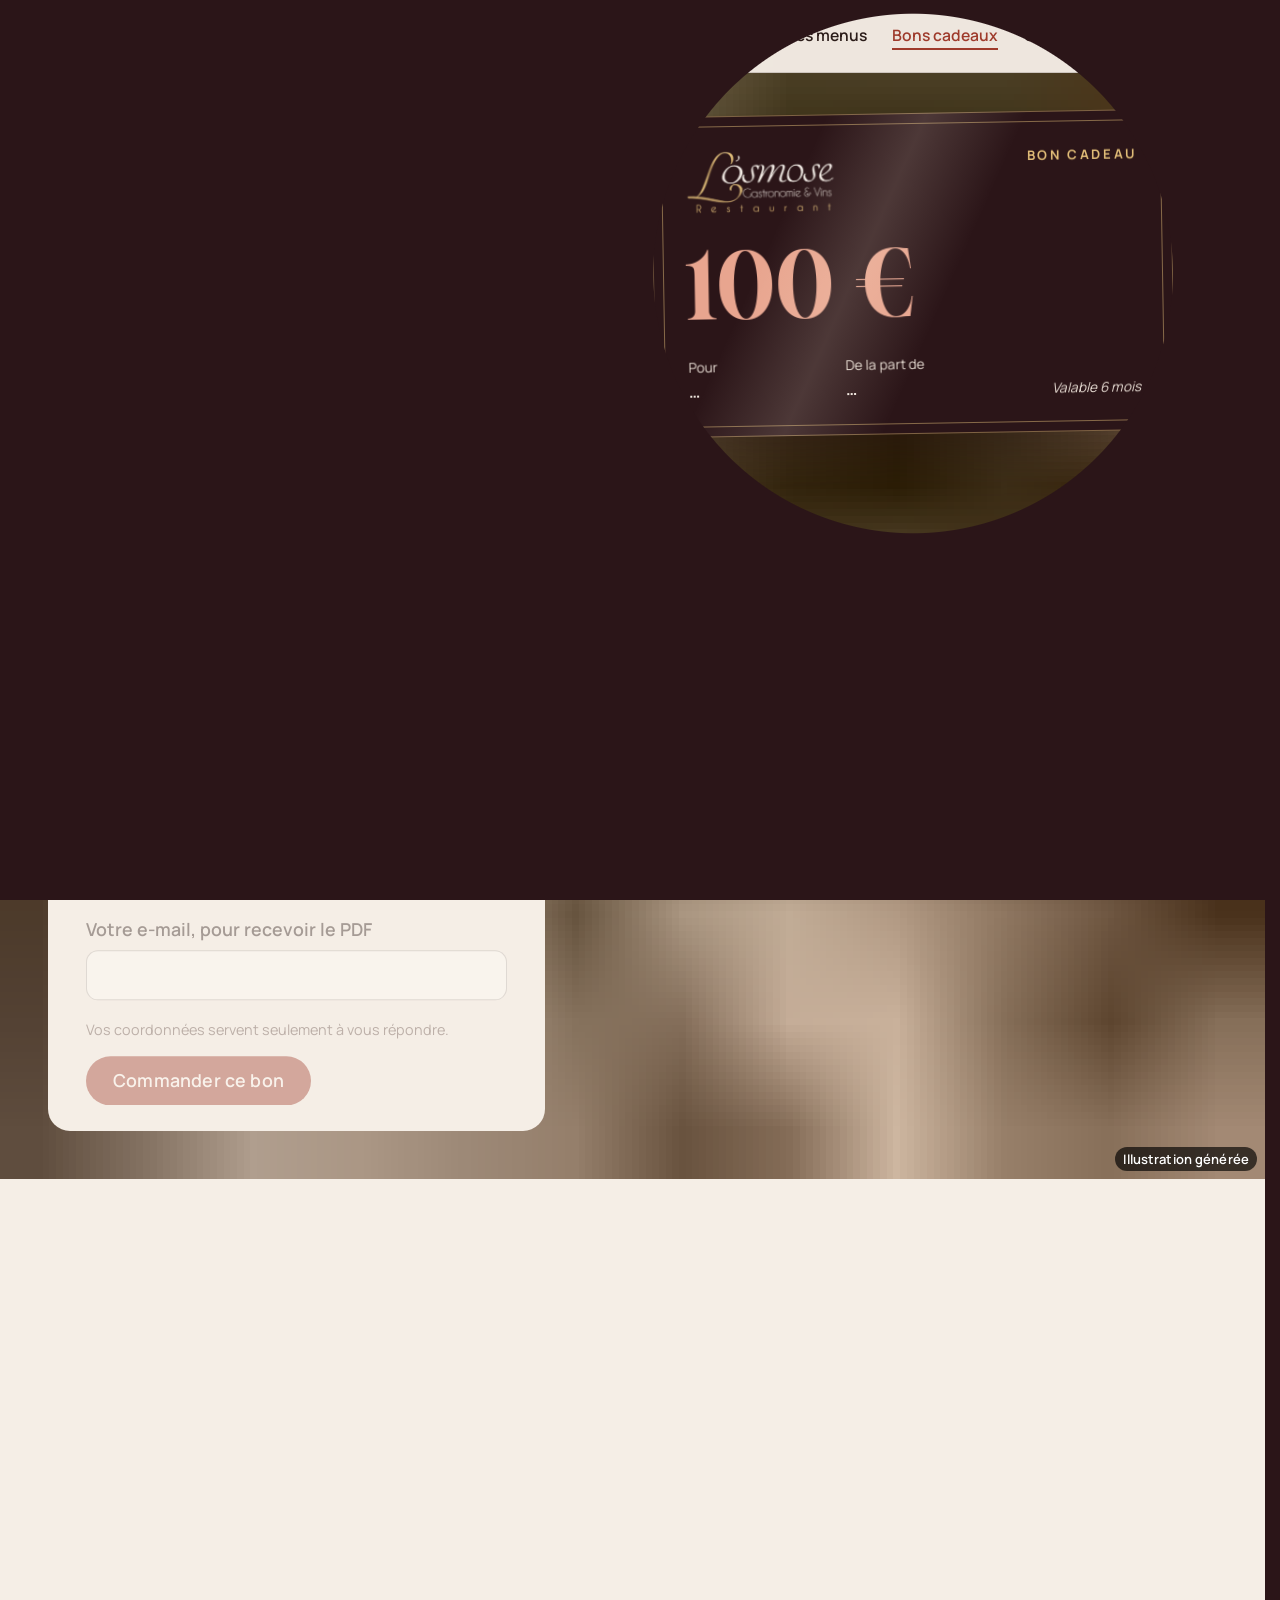
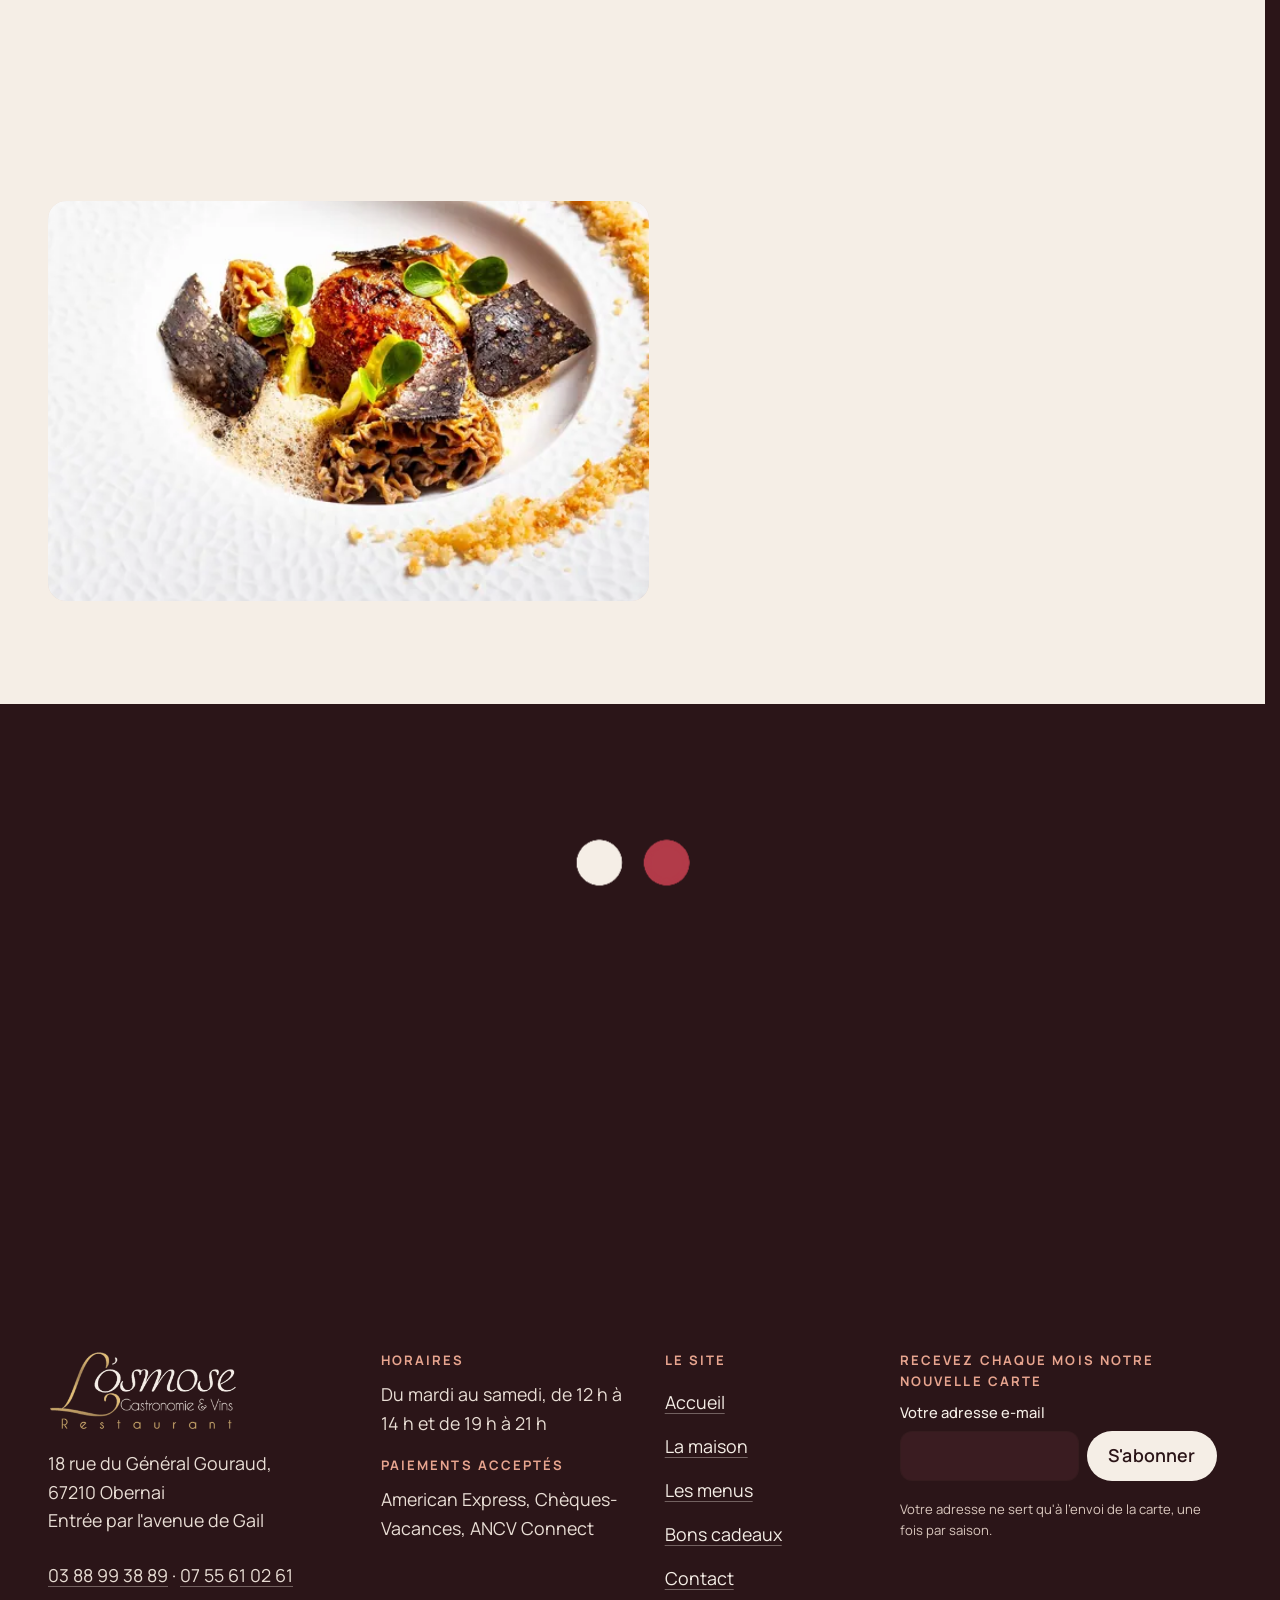
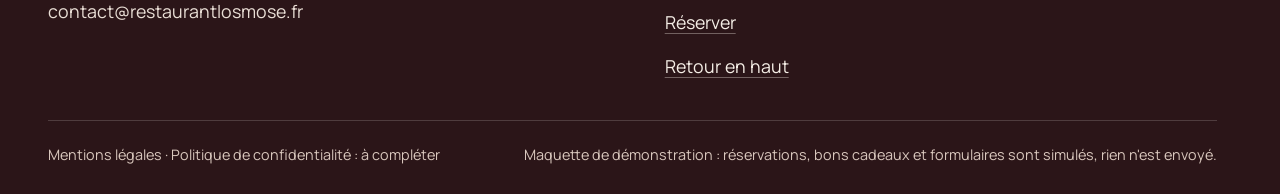
<file: bons-cadeaux.html>
<!doctype html>
<html lang="fr" data-v="2" data-curseur>
<head>
<meta charset="utf-8">
<meta name="viewport" content="width=device-width, initial-scale=1, viewport-fit=cover">
<title>Bons cadeaux : offrir L&#39;Osmose</title>
<meta name="description" content="Bons cadeaux de 100 à 250 €, personnalisés, envoyés en PDF et valables 6 mois.">
<meta name="robots" content="noindex, nofollow">
<link rel="canonical" href="https://losmose-maquette.vercel.app/bons-cadeaux">
<style>:root{--fond:#F5EEE6;--texte:#2A1B18;--voile-fond:#2B1518;--ouverture-fond:#2B1518;--menu-fond:#2B1518}:root { --entete-h: 72px; --barres-h: 0px; } html { background: var(--fond); color: var(--texte); scrollbar-gutter: stable; } body { margin: 0; background: var(--fond); } html.js:not(.secours):not([data-arrivee="retour"]) [data-anime] { opacity: 0; } html.js:not(.secours):not([data-arrivee="retour"]) [data-anime].vu { opacity: 1; } [data-voile] { position: fixed; inset: 0; z-index: 900; background: var(--voile-fond); transform: translateY(100%); visibility: hidden; pointer-events: none; } html[data-arrivee="voile"]:not(.voile-leve):not(.secours) [data-voile] { transform: none; visibility: visible; } html.secours [data-voile] { visibility: hidden !important; } .ouverture-panneau { position: fixed; inset: 0; z-index: 850; display: none; place-content: center; justify-items: center; background: var(--ouverture-fond, var(--voile-fond)); color: var(--fond); text-align: center; } html.js[data-arrivee="intro"]:not(.secours):not(.intro-finie) .ouverture-panneau { display: grid; } html.defilement-bloque, html.defilement-bloque body, html.js[data-arrivee="intro"]:not(.secours):not(.intro-finie), html.js[data-arrivee="intro"]:not(.secours):not(.intro-finie) body, html[data-arrivee="voile"]:not(.voile-leve):not(.secours), html[data-arrivee="voile"]:not(.voile-leve):not(.secours) body { overflow: hidden; } html.js[data-arrivee="intro"]:not(.secours):not(.intro-finie) { background-color: var(--ouverture-fond, var(--voile-fond)); } html[data-arrivee="voile"]:not(.voile-leve):not(.secours) { background-color: var(--voile-fond); }</style>
<script>(function () {
var d = document.documentElement, ss = null, ls = null;
try { ss = window.sessionStorage; ls = window.localStorage; } catch (e) {}
d.classList.add('js');
var nav = performance.getEntriesByType ? performance.getEntriesByType('navigation')[0] : null;
var type = nav ? nav.type : 'navigate';
var depart = null;
try { depart = JSON.parse(ss.getItem('socle:depart') || 'null'); ss.removeItem('socle:depart'); } catch (e) {}
if (depart && !(Date.now() - depart.t < 15000)) depart = null;
var mode = type === 'back_forward' ? 'retour' : type === 'reload' ? 'intro' : depart ? 'voile' : 'intro';
d.setAttribute('data-arrivee', mode);
if (mode === 'voile' && depart.couleur) d.style.setProperty('--voile-fond', depart.couleur);
if (type === 'reload' && 'scrollRestoration' in history) {
history.scrollRestoration = 'manual';
}
try {
var choisie = ls && ls.getItem('socle:langue');
var langue = (d.lang || '').slice(0, 2);
if (choisie && choisie !== langue && type === 'navigate' && !depart) {
var alt = document.querySelector('link[rel="alternate"][hreflang="' + choisie + '"]');
if (alt) location.replace(new URL(alt.href).pathname + location.search + location.hash);
}
} catch (e) {}
setTimeout(function () { if (!d.classList.contains('demarre')) d.classList.add('secours'); }, 2000);
})();</script>
<link rel="preload" href="/assets/fonts/gloock-400.woff2" as="font" type="font/woff2" crossorigin>
<link rel="preload" href="/assets/fonts/manrope-400.woff2" as="font" type="font/woff2" crossorigin>
<link rel="stylesheet" href="/assets/css/socle.css?v=2">
<link rel="stylesheet" href="/assets/css/site.css?v=2">
<link rel="stylesheet" href="/assets/css/apercus.css?v=2">
<link rel="modulepreload" href="/assets/js/site.js?v=2">
<link rel="modulepreload" href="/assets/js/socle/index.js?v=2">
<script src="/assets/vendor/gsap.min.js" defer></script>
<script src="/assets/vendor/ScrollTrigger.min.js" defer></script>
<script src="/assets/vendor/SplitText.min.js" defer></script>
<script type="module" src="/assets/js/site.js?v=2"></script>
<meta name="theme-color" content="#F5EEE6">
<link rel="icon" href="/assets/images/favicon.svg" type="image/svg+xml">
<link rel="apple-touch-icon" href="/assets/images/apple-touch-icon.png">
<meta property="og:type" content="website">
<meta property="og:site_name" content="L&#39;Osmose">
<meta property="og:locale" content="fr_FR">
<meta property="og:title" content="Bons cadeaux : offrir L&#39;Osmose">
<meta property="og:description" content="Bons cadeaux de 100 à 250 €, personnalisés, envoyés en PDF et valables 6 mois.">
<meta property="og:url" content="https://losmose-maquette.vercel.app/bons-cadeaux">
<meta property="og:image" content="https://losmose-maquette.vercel.app/assets/partage/bons-cadeaux-fr.jpg">
<meta property="og:image:width" content="1200">
<meta property="og:image:height" content="630">
<meta property="og:image:alt" content="Bon cadeau de L&#39;Osmose sur une nappe de fêtes">
<meta name="twitter:card" content="summary_large_image">
<script type="application/ld+json">{"@context":"https://schema.org","@type":"Restaurant","name":"L'Osmose","description":"Restaurant gastronomique à Obernai : menus par nombre de services et accords mets et vins.","servesCuisine":"Française moderne","priceRange":"29 € à 122 €","telephone":"+33388993889","email":"contact@restaurantlosmose.fr","address":{"@type":"PostalAddress","streetAddress":"18 rue du Général Gouraud","postalCode":"67210","addressLocality":"Obernai","addressCountry":"FR"},"openingHoursSpecification":[{"@type":"OpeningHoursSpecification","dayOfWeek":["Tuesday","Wednesday","Thursday","Friday","Saturday"],"opens":"12:00","closes":"14:00"},{"@type":"OpeningHoursSpecification","dayOfWeek":["Tuesday","Wednesday","Thursday","Friday","Saturday"],"opens":"19:00","closes":"21:00"}],"acceptsReservations":"True","paymentAccepted":"American Express, Chèques-Vacances, ANCV Connect"}</script>
</head>
<body id="haut">
<div data-voile data-forme="iris" aria-hidden="true"><div class="voile-contenu"><img class="voile-logo" src="/assets/images/logo-clair.webp" alt="" width="640" height="274"><span data-voile-libelle>Bons cadeaux</span></div></div>
<div class="ouverture-panneau" data-ouverture aria-hidden="true" data-effet="gouttes">
  <svg class="ouverture-gouttes" viewBox="0 0 240 240" width="240" height="240" data-ouverture-objet>
    <defs><filter id="goo" x="-30%" y="-30%" width="160%" height="160%"><feGaussianBlur in="SourceGraphic" stdDeviation="7" result="b"/><feColorMatrix in="b" values="1 0 0 0 0  0 1 0 0 0  0 0 1 0 0  0 0 0 26 -11"/></filter></defs>
    <g filter="url(#goo)"><circle class="goutte goutte--mets" cx="120" cy="120" r="34"/><circle class="goutte goutte--vin" cx="120" cy="120" r="34"/><circle class="goutte goutte--coeur" cx="120" cy="120" r="0"/></g>
    <circle class="goutte-trou" cx="120" cy="120" r="0"/>
  </svg>
  <img class="ouverture-mot" src="/assets/images/logo-clair.webp" alt="" width="640" height="274">
  <p class="ouverture-ligne">Gastronomie &amp; Vins · Obernai</p>
</div>
<a class="evitement" href="#contenu">Aller au contenu</a>
<header data-entete>
  <div class="entete-rangee">
    <a class="entete-logo" href="/" aria-label="L&#39;Osmose, retour à l&#39;accueil" data-libelle="Accueil">
      <img src="/assets/images/logo-sombre.webp" alt="L&#39;Osmose, gastronomie et vins, restaurant" width="640" height="274">
    </a>
    <nav data-nav aria-label="Navigation principale">
      <ul><li><a href="/la-maison" data-libelle="La maison">La maison</a></li><li><a href="/menus" data-libelle="Les menus">Les menus</a></li><li><a href="/bons-cadeaux" data-libelle="Bons cadeaux" aria-current="page">Bons cadeaux</a></li><li><a href="/contact" data-libelle="Contact">Contact</a></li></ul>
    </nav>
    <div class="entete-actions">
      <a class="bouton" href="/reserver" data-libelle="Réserver">Réserver</a>
      <button type="button" data-menu-bouton aria-controls="menu" aria-expanded="false" data-libelle-ouvrir="Menu" data-libelle-fermer="Fermer"><span data-libelle-bouton>Menu</span></button>
      <a class="menu-sansjs" href="#menu" data-menu-lien>Menu</a>
    </div>
  </div>
</header>
<script>/* Avant le premier affichage : rangées de la navigation (même règle que ajusterNav dans assets/js/socle/entete.js)
   et hauteur réelle de l'en-tête, pour que rien ne saute quand le JavaScript du site prend la main. */
(function () {
  var h = document.documentElement, u = document.querySelector('[data-nav] ul'), e = document.querySelector('[data-entete]');
  if (u) {
    var deborde = function () { return u.scrollWidth > u.clientWidth + 1; }, c = deborde();
    if (c && window.matchMedia('(min-width: 900px)').matches) {
      h.classList.add('nav-deux-rangees'); c = deborde();
      if (c) { h.classList.add('nav-deux-lignes'); var a = u.querySelector('a'); c = !a || u.getBoundingClientRect().height > a.getBoundingClientRect().height * 2.5; }
      if (c) h.classList.remove('nav-deux-rangees', 'nav-deux-lignes');
    }
    if (c) h.classList.add('nav-compacte');
  }
  if (e) h.style.setProperty('--entete-h', Math.round(e.getBoundingClientRect().height) + 'px');
})();</script>
<span id="menu-ferme" aria-hidden="true"></span>
<div id="menu" data-menu role="dialog" aria-modal="true" aria-label="Menu">
  <p class="menu-sansjs-fermer"><a href="#menu-ferme">Fermer</a></p>
  <ul><li style="--i:0"><a href="/" class="menu-lien" data-libelle="Accueil">Accueil</a></li><li style="--i:1"><a href="/la-maison" class="menu-lien" data-libelle="La maison">La maison</a></li><li style="--i:2"><a href="/menus" class="menu-lien" data-libelle="Les menus">Les menus</a></li><li style="--i:3"><a href="/bons-cadeaux" class="menu-lien" data-libelle="Bons cadeaux" aria-current="page">Bons cadeaux</a></li><li style="--i:4"><a href="/contact" class="menu-lien" data-libelle="Contact">Contact</a></li><li style="--i:5"><a href="/reserver" class="menu-lien" data-libelle="Réserver">Réserver</a></li></ul>
  <p class="menu-contact"><a class="bouton bouton--clair" href="tel:+33388993889">Appeler 03 88 99 38 89</a></p>
  <p class="menu-horaires">Du mardi au samedi, de 12 h à 14 h et de 19 h à 21 h</p>
</div>
<main id="contenu" tabindex="-1">
<section class="cadeaux-tete" id="debut">
  <figure class="media  apercu--cadeaux-fond" data-grok data-fx="parallaxe" data-fx-force="6" style="--cadrage:63% 50%;--cadrage-mobile:50% 48%">
  <picture><source media="(max-width: 760px) and (orientation: portrait)" srcset="/assets/images/grok/cadeaux-fond-mobile-640.webp 640w, /assets/images/grok/cadeaux-fond-mobile-1080.webp 1080w" sizes="100vw">
    <img src="/assets/images/grok/cadeaux-fond-1280.webp" srcset="/assets/images/grok/cadeaux-fond-640.webp 640w, /assets/images/grok/cadeaux-fond-1280.webp 1280w, /assets/images/grok/cadeaux-fond-1920.webp 1920w" sizes="100vw" alt="Nappe de lin crème, brin de sapin, ruban rouge et lueur de bougie" width="1280" height="720" fetchpriority="high" loading="eager" decoding="async">
  </picture><figcaption class="mention-ia">Illustration générée</figcaption>
</figure>
  <div class="cadeaux-tete-grille">
    <div class="cadeaux-texte">
      <p class="surtitre entree" data-anime="gsap">Bons cadeaux</p>
      <h1 class="page-titre entree" data-anime="gsap" data-grille="typo">Offrir <em>L’Osmose</em></h1>
      <p class="chapo entree" data-anime="gsap" data-info-cle>Un bon de 100 à 250 €, personnalisé à vos noms, envoyé en PDF et valable 6 mois.</p>
      <form class="entree" data-anime="gsap" data-bon-form data-formulaire data-grille="retour" novalidate id="composer">
        <p class="etiquette" id="montant-titre">Montant</p>
        <div class="montants" role="group" aria-labelledby="montant-titre"><button type="button" data-montant="100" aria-pressed="true" data-action-principale>100 €</button><button type="button" data-montant="150" aria-pressed="false">150 €</button><button type="button" data-montant="200" aria-pressed="false">200 €</button><button type="button" data-montant="250" aria-pressed="false">250 €</button></div>
        <input type="hidden" name="montant" value="100">
        <p class="doux" style="margin:12px 0 18px">Le bon est valable 6 mois : pensez à réserver tôt.</p>
        <div class="champ"><label for="bon-de">De la part de (prénom et nom)</label><input id="bon-de" name="de" autocomplete="name" required></div>
        <div class="champ"><label for="bon-pour">Pour (prénom et nom)</label><input id="bon-pour" name="pour" required></div>
        <div class="champ"><label for="bon-mot">Votre petit mot</label><input id="bon-mot" name="mot" maxlength="60" aria-describedby="bon-mot-aide"><p class="aide" id="bon-mot-aide">Par exemple : joyeux Noël, bon anniversaire.</p></div>
        <div class="champ"><label for="bon-email">Votre e-mail, pour recevoir le PDF</label><input id="bon-email" name="email" type="email" autocomplete="email" required></div>
        <p class="mention-donnees">Vos coordonnées servent seulement à vous répondre.</p>
        <button class="bouton" type="submit">Commander ce bon</button>
        <p data-message-envoi hidden>Commande simulée : dans la maquette, rien n&#39;est débité ni envoyé.</p>
      </form>
    </div>
    <div class="bon-colonne">
      <div class="bon" data-effet="bon" data-bon-cible data-iris-centre data-visuel>
        <span class="bon-reflet" aria-hidden="true" data-audit-ignorer></span>
        <div class="bon-haut"><img src="/assets/images/logo-clair.webp" alt="L&#39;Osmose, gastronomie et vins, restaurant" width="640" height="274"><p class="bon-marque">Bon cadeau</p></div>
        <p class="bon-montant" data-bon-montant data-prix>100 €</p>
        <div class="bon-bas">
          <p>Pour<b data-bon-pour>…</b></p>
          <p>De la part de<b data-bon-de>…</b></p>
          <p class="bon-mot" data-bon-mot>Valable 6 mois</p>
        </div>
      </div>
    </div>
  </div>
</section>
<section class="section conteneur" id="comment">
  <div class="tete-section"><div><p class="surtitre" data-anime>Comment ça marche</p><h2 data-anime="lignes">En <em>trois temps</em></h2></div></div>
  <ol class="etapes" data-anime="cascade">
    <li><h3>Vous choisissez</h3><p>Le montant : 100, 150, 200 ou 250 €.</p></li>
    <li><h3>Vous personnalisez</h3><p>Vos noms et un petit mot, imprimés sur le bon.</p></li>
    <li><h3>Vous l&#39;offrez</h3><p>Le bon arrive en PDF par e-mail, à imprimer et à glisser dans une enveloppe.</p></li>
  </ol>
  <div class="duo-image" style="margin-top:clamp(40px,6vw,80px)">
    <figure class="media " data-fx="parallaxe" style="--cadrage:57% 43%">
  <picture>
    <img src="/assets/images/cadeau-morilles-1600.webp" srcset="/assets/images/cadeau-morilles-480.webp 480w, /assets/images/cadeau-morilles-640.webp 640w, /assets/images/cadeau-morilles-1600.webp 1600w" sizes="(max-width: 900px) 92vw, 50vw" alt="Morilles, viande glacée et chapelure dorée en arc sur une assiette blanche texturée" width="1600" height="1067" loading="lazy" decoding="async">
  </picture>
</figure>
    <div>
      <h3 data-anime>Une idée de montant</h3>
      <p class="doux" data-anime>Le menu du jour est à 29 €, les menus en 4 et 5 services à 64 et 79 €, ou 96 et 122 € avec l&#39;accord mets et vins.</p>
      <p data-anime><a href="/menus" class="lien-fleche" data-libelle="Les menus">Toute la carte</a></p>
    </div>
  </div>
</section>
<section class="section sombre fin" id="fin">
  <div class="conteneur">
    <svg class="fin-gouttes" viewBox="0 0 240 160" aria-hidden="true" data-effet="gouttes" data-visuel>
  <defs><filter id="goo-cadeaux" x="-30%" y="-30%" width="160%" height="160%"><feGaussianBlur in="SourceGraphic" stdDeviation="7" result="b"/><feColorMatrix in="b" values="1 0 0 0 0  0 1 0 0 0  0 0 1 0 0  0 0 0 26 -11"/></filter></defs>
  <g filter="url(#goo-cadeaux)"><circle class="fg-mets" cx="78" cy="80" r="36" fill="#F5EEE6"/><circle class="fg-vin" cx="162" cy="80" r="36" fill="#B23A48"/></g>
</svg>
    <h2 data-anime="lignes">Une question <em>sur un bon ?</em></h2>
    <p class="chapo" data-anime>Appelez-nous du mardi au samedi.</p>
    <div class="actions" data-anime><a class="bouton bouton--clair" href="tel:+33388993889">Appeler 03 88 99 38 89</a><a href="/reserver" class="bouton bouton--contour" data-libelle="Réserver">Réserver une table</a></div>
  </div>
</section>
</main>
<footer class="pied" id="pied" data-masque-barre>
  <div class="conteneur pied-grille">
    <div class="pied-marque">
      <img class="pied-logo" src="/assets/images/logo-clair.webp" alt="L&#39;Osmose, gastronomie et vins, restaurant" width="640" height="274" loading="lazy">
      <p>18 rue du Général Gouraud, 67210 Obernai<br>Entrée par l&#39;avenue de Gail</p>
      <p><a href="tel:+33388993889">03 88 99 38 89</a> · <a href="tel:+33755610261">07 55 61 02 61</a><br><span class="courriel">contact@restaurantlosmose.fr</span></p>
    </div>
    <div>
      <p class="pied-titre">Horaires</p>
      <p>Du mardi au samedi, de 12 h à 14 h et de 19 h à 21 h</p>
      <p class="pied-titre">Paiements acceptés</p>
      <p>American Express, Chèques-Vacances, ANCV Connect</p>
    </div>
    <nav aria-label="Le site">
      <p class="pied-titre">Le site</p>
      <ul><li><a href="/" data-libelle="Accueil">Accueil</a></li><li><a href="/la-maison" data-libelle="La maison">La maison</a></li><li><a href="/menus" data-libelle="Les menus">Les menus</a></li><li><a href="/bons-cadeaux" data-libelle="Bons cadeaux" aria-current="page">Bons cadeaux</a></li><li><a href="/contact" data-libelle="Contact">Contact</a></li><li><a href="/reserver" data-libelle="Réserver">Réserver</a></li><li><a href="#haut" data-sans-transition>Retour en haut</a></li></ul>
    </nav>
    <form class="pied-lettre" data-formulaire novalidate>
      <p class="pied-titre" id="lettre-titre">Recevez chaque mois notre nouvelle carte</p>
      <div class="champ"><label for="lettre-email">Votre adresse e-mail</label>
      <div class="pied-lettre-ligne"><input id="lettre-email" name="email" type="email" required autocomplete="email"><button class="bouton" type="submit">S&#39;abonner</button></div></div>
      <p class="mention-donnees">Votre adresse ne sert qu&#39;à l&#39;envoi de la carte, une fois par saison.</p>
      <p data-message-envoi hidden></p>
    </form>
  </div>
  <div class="conteneur pied-bas"><p>Mentions légales · Politique de confidentialité : à compléter</p><p>Maquette de démonstration : réservations, bons cadeaux et formulaires sont simulés, rien n&#39;est envoyé.</p></div>
</footer>
<div data-barre-fixe>
  <a class="bouton bouton--contour" href="tel:+33388993889">Appeler</a>
  <a class="bouton" href="/reserver" data-libelle="Réserver">Réserver</a>
</div>
<div class="fil" data-grille="fil" data-audit-ignorer aria-hidden="true"><span class="fil-trait"></span><span class="fil-vin"></span><span class="fil-points"></span><span class="fil-goutte"></span><span class="fil-nom"></span></div>
<script type="application/json" id="horaires-donnees">{"fuseau":"Europe/Paris","seuil_ferme_bientot":30,"regle_feries":"ouvert","feries":[],"adresses":[{"id":"restaurant","nom":"L'Osmose","adresse":"18 rue du Général Gouraud, 67210 Obernai","telephone":"03 88 99 38 89","semaine":{"lundi":[],"mardi":["12:00-14:00","19:00-21:00"],"mercredi":["12:00-14:00","19:00-21:00"],"jeudi":["12:00-14:00","19:00-21:00"],"vendredi":["12:00-14:00","19:00-21:00"],"samedi":["12:00-14:00","19:00-21:00"],"dimanche":[]},"exceptions":[]}]}</script>
</body>
</html>
</file>
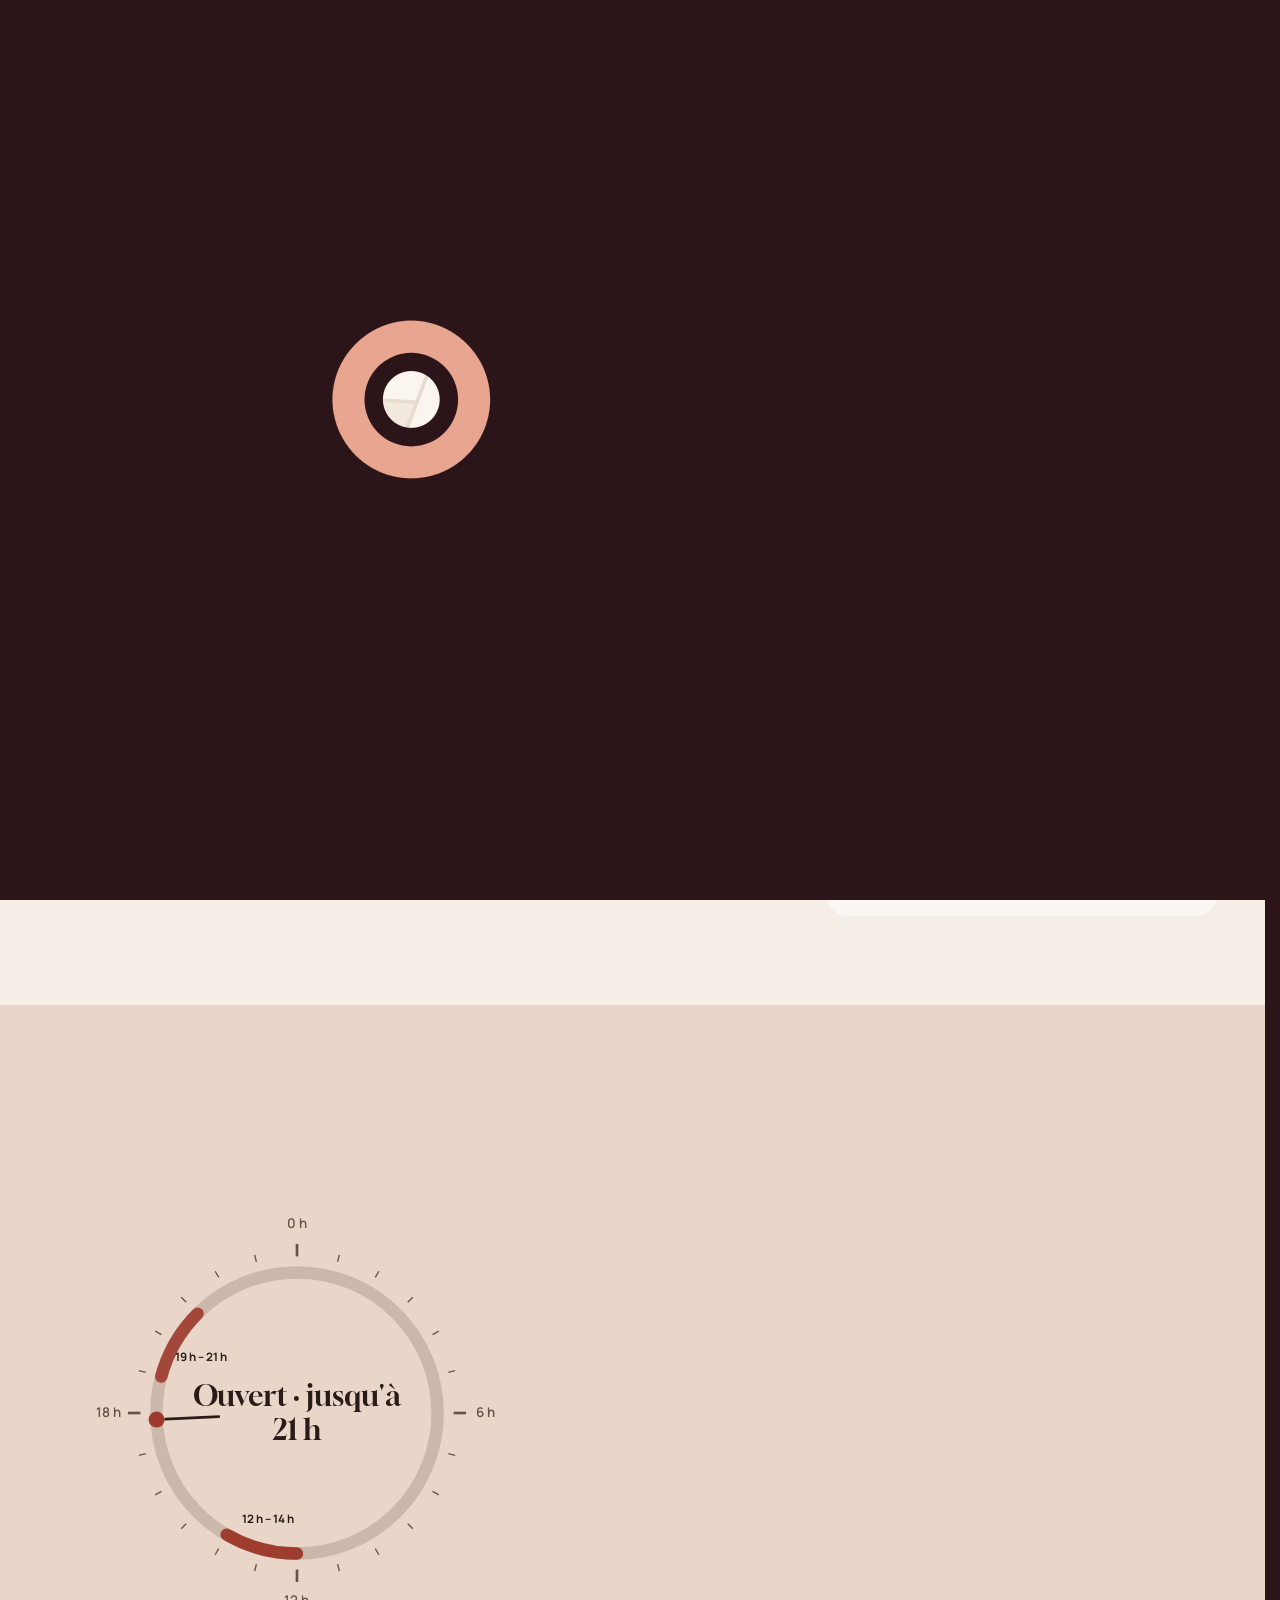
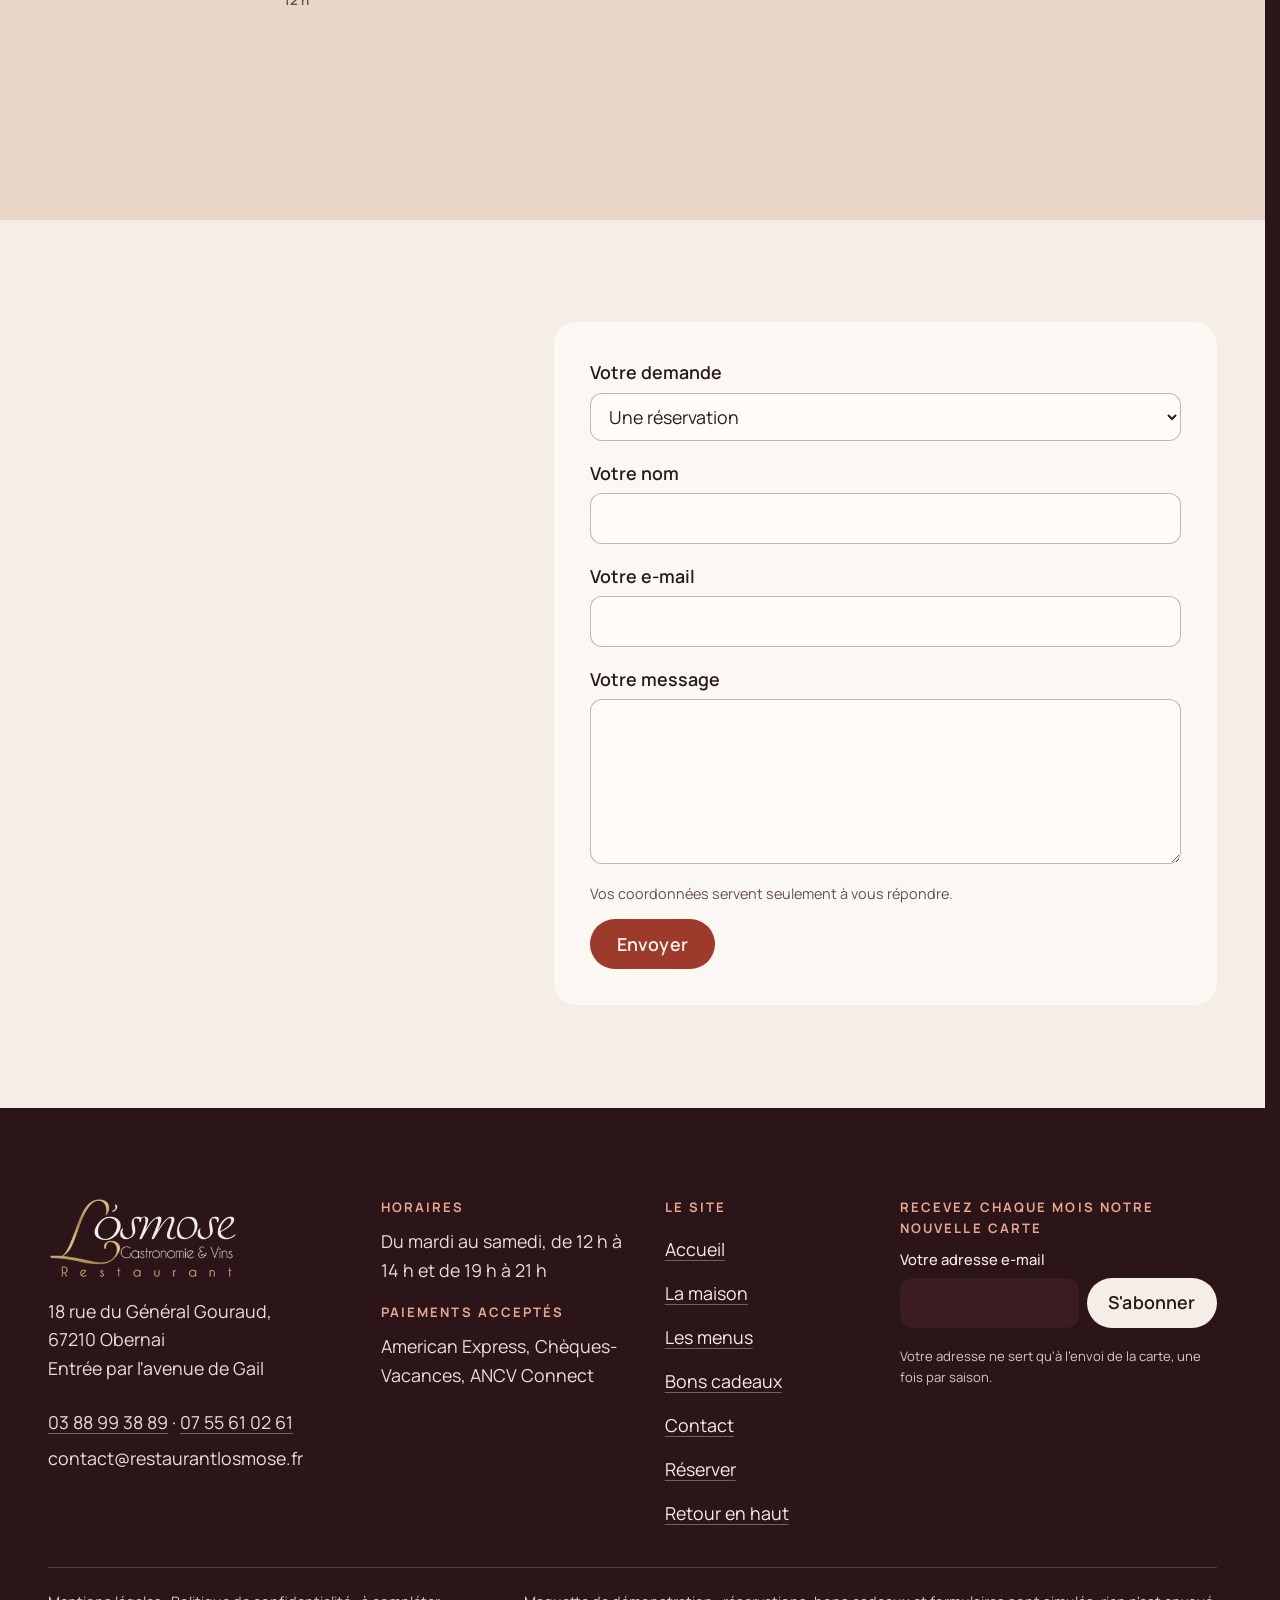
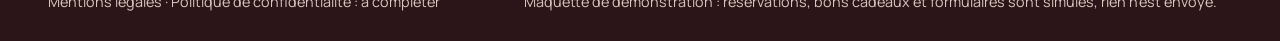
<file: contact.html>
<!doctype html>
<html lang="fr" data-v="2" data-curseur>
<head>
<meta charset="utf-8">
<meta name="viewport" content="width=device-width, initial-scale=1, viewport-fit=cover">
<title>Contact et accès : L&#39;Osmose à Obernai</title>
<meta name="description" content="18 rue du Général Gouraud, entrée par l&#39;avenue de Gail, à Obernai. Parking privé, horaires et téléphone.">
<meta name="robots" content="noindex, nofollow">
<link rel="canonical" href="https://losmose-maquette.vercel.app/contact">
<style>:root{--fond:#F5EEE6;--texte:#2A1B18;--voile-fond:#2B1518;--ouverture-fond:#2B1518;--menu-fond:#2B1518}:root { --entete-h: 72px; --barres-h: 0px; } html { background: var(--fond); color: var(--texte); scrollbar-gutter: stable; } body { margin: 0; background: var(--fond); } html.js:not(.secours):not([data-arrivee="retour"]) [data-anime] { opacity: 0; } html.js:not(.secours):not([data-arrivee="retour"]) [data-anime].vu { opacity: 1; } [data-voile] { position: fixed; inset: 0; z-index: 900; background: var(--voile-fond); transform: translateY(100%); visibility: hidden; pointer-events: none; } html[data-arrivee="voile"]:not(.voile-leve):not(.secours) [data-voile] { transform: none; visibility: visible; } html.secours [data-voile] { visibility: hidden !important; } .ouverture-panneau { position: fixed; inset: 0; z-index: 850; display: none; place-content: center; justify-items: center; background: var(--ouverture-fond, var(--voile-fond)); color: var(--fond); text-align: center; } html.js[data-arrivee="intro"]:not(.secours):not(.intro-finie) .ouverture-panneau { display: grid; } html.defilement-bloque, html.defilement-bloque body, html.js[data-arrivee="intro"]:not(.secours):not(.intro-finie), html.js[data-arrivee="intro"]:not(.secours):not(.intro-finie) body, html[data-arrivee="voile"]:not(.voile-leve):not(.secours), html[data-arrivee="voile"]:not(.voile-leve):not(.secours) body { overflow: hidden; } html.js[data-arrivee="intro"]:not(.secours):not(.intro-finie) { background-color: var(--ouverture-fond, var(--voile-fond)); } html[data-arrivee="voile"]:not(.voile-leve):not(.secours) { background-color: var(--voile-fond); }</style>
<script>(function () {
var d = document.documentElement, ss = null, ls = null;
try { ss = window.sessionStorage; ls = window.localStorage; } catch (e) {}
d.classList.add('js');
var nav = performance.getEntriesByType ? performance.getEntriesByType('navigation')[0] : null;
var type = nav ? nav.type : 'navigate';
var depart = null;
try { depart = JSON.parse(ss.getItem('socle:depart') || 'null'); ss.removeItem('socle:depart'); } catch (e) {}
if (depart && !(Date.now() - depart.t < 15000)) depart = null;
var mode = type === 'back_forward' ? 'retour' : type === 'reload' ? 'intro' : depart ? 'voile' : 'intro';
d.setAttribute('data-arrivee', mode);
if (mode === 'voile' && depart.couleur) d.style.setProperty('--voile-fond', depart.couleur);
if (type === 'reload' && 'scrollRestoration' in history) {
history.scrollRestoration = 'manual';
}
try {
var choisie = ls && ls.getItem('socle:langue');
var langue = (d.lang || '').slice(0, 2);
if (choisie && choisie !== langue && type === 'navigate' && !depart) {
var alt = document.querySelector('link[rel="alternate"][hreflang="' + choisie + '"]');
if (alt) location.replace(new URL(alt.href).pathname + location.search + location.hash);
}
} catch (e) {}
setTimeout(function () { if (!d.classList.contains('demarre')) d.classList.add('secours'); }, 2000);
})();</script>
<link rel="preload" href="/assets/fonts/gloock-400.woff2" as="font" type="font/woff2" crossorigin>
<link rel="preload" href="/assets/fonts/manrope-400.woff2" as="font" type="font/woff2" crossorigin>
<link rel="stylesheet" href="/assets/css/socle.css?v=2">
<link rel="stylesheet" href="/assets/css/site.css?v=2">
<link rel="stylesheet" href="/assets/css/apercus.css?v=2">
<link rel="modulepreload" href="/assets/js/site.js?v=2">
<link rel="modulepreload" href="/assets/js/socle/index.js?v=2">
<script src="/assets/vendor/gsap.min.js" defer></script>
<script src="/assets/vendor/ScrollTrigger.min.js" defer></script>
<script src="/assets/vendor/SplitText.min.js" defer></script>
<script type="module" src="/assets/js/site.js?v=2"></script>
<meta name="theme-color" content="#F5EEE6">
<link rel="icon" href="/assets/images/favicon.svg" type="image/svg+xml">
<link rel="apple-touch-icon" href="/assets/images/apple-touch-icon.png">
<meta property="og:type" content="website">
<meta property="og:site_name" content="L&#39;Osmose">
<meta property="og:locale" content="fr_FR">
<meta property="og:title" content="Contact et accès : L&#39;Osmose à Obernai">
<meta property="og:description" content="18 rue du Général Gouraud, entrée par l&#39;avenue de Gail, à Obernai. Parking privé, horaires et téléphone.">
<meta property="og:url" content="https://losmose-maquette.vercel.app/contact">
<meta property="og:image" content="https://losmose-maquette.vercel.app/assets/partage/contact-fr.jpg">
<meta property="og:image:width" content="1200">
<meta property="og:image:height" content="630">
<meta property="og:image:alt" content="Plan d&#39;accès de L&#39;Osmose à Obernai">
<meta name="twitter:card" content="summary_large_image">
<script type="application/ld+json">{"@context":"https://schema.org","@type":"Restaurant","name":"L'Osmose","description":"Restaurant gastronomique à Obernai : menus par nombre de services et accords mets et vins.","servesCuisine":"Française moderne","priceRange":"29 € à 122 €","telephone":"+33388993889","email":"contact@restaurantlosmose.fr","address":{"@type":"PostalAddress","streetAddress":"18 rue du Général Gouraud","postalCode":"67210","addressLocality":"Obernai","addressCountry":"FR"},"openingHoursSpecification":[{"@type":"OpeningHoursSpecification","dayOfWeek":["Tuesday","Wednesday","Thursday","Friday","Saturday"],"opens":"12:00","closes":"14:00"},{"@type":"OpeningHoursSpecification","dayOfWeek":["Tuesday","Wednesday","Thursday","Friday","Saturday"],"opens":"19:00","closes":"21:00"}],"acceptsReservations":"True","paymentAccepted":"American Express, Chèques-Vacances, ANCV Connect"}</script>
</head>
<body id="haut">
<div data-voile data-forme="iris" aria-hidden="true"><div class="voile-contenu"><img class="voile-logo" src="/assets/images/logo-clair.webp" alt="" width="640" height="274"><span data-voile-libelle>Contact</span></div></div>
<div class="ouverture-panneau" data-ouverture aria-hidden="true" data-effet="gouttes">
  <svg class="ouverture-gouttes" viewBox="0 0 240 240" width="240" height="240" data-ouverture-objet>
    <defs><filter id="goo" x="-30%" y="-30%" width="160%" height="160%"><feGaussianBlur in="SourceGraphic" stdDeviation="7" result="b"/><feColorMatrix in="b" values="1 0 0 0 0  0 1 0 0 0  0 0 1 0 0  0 0 0 26 -11"/></filter></defs>
    <g filter="url(#goo)"><circle class="goutte goutte--mets" cx="120" cy="120" r="34"/><circle class="goutte goutte--vin" cx="120" cy="120" r="34"/><circle class="goutte goutte--coeur" cx="120" cy="120" r="0"/></g>
    <circle class="goutte-trou" cx="120" cy="120" r="0"/>
  </svg>
  <img class="ouverture-mot" src="/assets/images/logo-clair.webp" alt="" width="640" height="274">
  <p class="ouverture-ligne">Gastronomie &amp; Vins · Obernai</p>
</div>
<a class="evitement" href="#contenu">Aller au contenu</a>
<header data-entete>
  <div class="entete-rangee">
    <a class="entete-logo" href="/" aria-label="L&#39;Osmose, retour à l&#39;accueil" data-libelle="Accueil">
      <img src="/assets/images/logo-sombre.webp" alt="L&#39;Osmose, gastronomie et vins, restaurant" width="640" height="274">
    </a>
    <nav data-nav aria-label="Navigation principale">
      <ul><li><a href="/la-maison" data-libelle="La maison">La maison</a></li><li><a href="/menus" data-libelle="Les menus">Les menus</a></li><li><a href="/bons-cadeaux" data-libelle="Bons cadeaux">Bons cadeaux</a></li><li><a href="/contact" data-libelle="Contact" aria-current="page">Contact</a></li></ul>
    </nav>
    <div class="entete-actions">
      <a class="bouton" href="/reserver" data-libelle="Réserver">Réserver</a>
      <button type="button" data-menu-bouton aria-controls="menu" aria-expanded="false" data-libelle-ouvrir="Menu" data-libelle-fermer="Fermer"><span data-libelle-bouton>Menu</span></button>
      <a class="menu-sansjs" href="#menu" data-menu-lien>Menu</a>
    </div>
  </div>
</header>
<script>/* Avant le premier affichage : rangées de la navigation (même règle que ajusterNav dans assets/js/socle/entete.js)
   et hauteur réelle de l'en-tête, pour que rien ne saute quand le JavaScript du site prend la main. */
(function () {
  var h = document.documentElement, u = document.querySelector('[data-nav] ul'), e = document.querySelector('[data-entete]');
  if (u) {
    var deborde = function () { return u.scrollWidth > u.clientWidth + 1; }, c = deborde();
    if (c && window.matchMedia('(min-width: 900px)').matches) {
      h.classList.add('nav-deux-rangees'); c = deborde();
      if (c) { h.classList.add('nav-deux-lignes'); var a = u.querySelector('a'); c = !a || u.getBoundingClientRect().height > a.getBoundingClientRect().height * 2.5; }
      if (c) h.classList.remove('nav-deux-rangees', 'nav-deux-lignes');
    }
    if (c) h.classList.add('nav-compacte');
  }
  if (e) h.style.setProperty('--entete-h', Math.round(e.getBoundingClientRect().height) + 'px');
})();</script>
<span id="menu-ferme" aria-hidden="true"></span>
<div id="menu" data-menu role="dialog" aria-modal="true" aria-label="Menu">
  <p class="menu-sansjs-fermer"><a href="#menu-ferme">Fermer</a></p>
  <ul><li style="--i:0"><a href="/" class="menu-lien" data-libelle="Accueil">Accueil</a></li><li style="--i:1"><a href="/la-maison" class="menu-lien" data-libelle="La maison">La maison</a></li><li style="--i:2"><a href="/menus" class="menu-lien" data-libelle="Les menus">Les menus</a></li><li style="--i:3"><a href="/bons-cadeaux" class="menu-lien" data-libelle="Bons cadeaux">Bons cadeaux</a></li><li style="--i:4"><a href="/contact" class="menu-lien" data-libelle="Contact" aria-current="page">Contact</a></li><li style="--i:5"><a href="/reserver" class="menu-lien" data-libelle="Réserver">Réserver</a></li></ul>
  <p class="menu-contact"><a class="bouton bouton--clair" href="tel:+33388993889">Appeler 03 88 99 38 89</a></p>
  <p class="menu-horaires">Du mardi au samedi, de 12 h à 14 h et de 19 h à 21 h</p>
</div>
<main id="contenu" tabindex="-1">
<section class="page-haut conteneur contact-tete" id="debut">
  <div class="plan entree" data-anime="gsap" data-effet="repere" data-iris-centre data-visuel>
    <svg viewBox="0 0 800 600" role="img" aria-label="Plan schématique : L&#39;Osmose, 18 rue du Général Gouraud, 67210 Obernai, Parking privé">
      <rect class="ilot" x="40" y="40" width="250" height="170" rx="18"/><rect class="ilot" x="340" y="30" width="180" height="150" rx="18"/>
      <rect class="ilot" x="560" y="60" width="210" height="190" rx="18"/><rect class="ilot" x="40" y="300" width="230" height="250" rx="18"/>
      <rect class="ilot" x="560" y="340" width="210" height="220" rx="18"/><rect class="ilot" x="330" y="420" width="170" height="150" rx="18"/>
      <path class="eau" d="M -20 270 C 160 250, 260 300, 420 280 S 700 300, 820 270"/>
      <path class="rue-bord" d="M -10 245 L 810 300" stroke-width="40"/><path class="rue" d="M -10 245 L 810 300" stroke-width="32"/>
      <path class="rue-bord" d="M 300 620 L 540 -10" stroke-width="40"/><path class="rue" d="M 300 620 L 540 -10" stroke-width="32"/>
      <text class="nom-rue" x="40" y="236" transform="rotate(3.9 40 236)">Rue du Général Gouraud</text>
      <text class="nom-rue" x="0" y="0" transform="translate(470 120) rotate(-69)">Avenue de Gail</text>
      <g class="p-public" transform="translate(150 120)"><circle r="20"/><text>P</text></g><text class="p-etiquette" x="178" y="125">Centre Arthur Rimbaud · 50 m</text>
      <g class="p-public" transform="translate(640 420)"><circle r="20"/><text>P</text></g><text class="p-etiquette" x="560" y="465">Gare · 200 m</text>
      <g class="p-public" transform="translate(120 420)"><circle r="20"/><text>P</text></g><text class="p-etiquette" x="60" y="465">Pferschel · 300 m</text>
      <g class="p-public" transform="translate(600 205)"><circle r="20" style="fill:var(--accent)"/><text>P</text></g><text class="p-etiquette" x="626" y="210">Parking privé</text>
      <g class="repere-tombe" transform="translate(0 0)"><ellipse class="repere-ombre" cx="455" cy="252" rx="22" ry="7"/><path class="repere-goutte" d="M455 250 C 425 210, 418 192, 418 176 A 37 37 0 1 1 492 176 C 492 192, 485 210, 455 250 Z"/><circle class="repere-coeur" cx="455" cy="175" r="14"/></g>
      <text class="repere-nom" x="500" y="168">L&#39;Osmose</text>
    </svg>
    <p class="plan-note">Plan simplifié, sans échelle.</p>
  </div>
  <div class="coord">
    <p class="surtitre entree" data-anime="gsap">Contact</p>
    <h1 class="entree" data-anime="gsap" data-grille="typo">Nous <em>trouver</em></h1>
    <p class="entree masque-ecran-bas" data-anime="gsap">Au cœur d&#39;Obernai, entrée par l&#39;avenue de Gail.</p>
    <p class="actions entree" data-anime="gsap"><a class="bouton" href="tel:+33388993889" data-action-principale>Appeler</a><a class="lien-fleche" href="#message" data-sans-transition>Laissez-nous un message</a></p>
    <p class="hero-info entree" data-anime="gsap" data-info-cle><span class="pastille" data-statut-lieu><span class="point"></span><span data-statut-texte>Du mardi au samedi</span></span></p>
    <dl class="entree" data-anime="gsap">
      <div><dt>Adresse</dt><dd>18 rue du Général Gouraud, 67210 Obernai<br>Entrée par l&#39;avenue de Gail</dd></div>
      <div><dt>Téléphone</dt><dd><a href="tel:+33388993889">03 88 99 38 89</a> · <a href="tel:+33755610261">07 55 61 02 61</a></dd></div>
      <div><dt>E-mail</dt><dd><span class="courriel">contact@restaurantlosmose.fr</span></dd></div>
    </dl>
  </div>
</section>
<section class="section gres" id="horaires">
  <div class="conteneur horaires-bloc">
    <div class="cadran" data-visuel data-effet="aiguille" data-horaires-cadran><svg class="horaires__svg" viewBox="-36 -36 472 472" aria-hidden="true" focusable="false"><circle class="horaires__piste" cx="200" cy="200" r="158"/><line class="horaires__graduation est-forte" x1="200.0" y1="24.0" x2="200.0" y2="10.0"/><line class="horaires__graduation" x1="245.6" y1="30.0" x2="247.6" y2="22.3"/><line class="horaires__graduation" x1="288.0" y1="47.6" x2="292.0" y2="40.7"/><line class="horaires__graduation" x1="324.5" y1="75.5" x2="330.1" y2="69.9"/><line class="horaires__graduation" x1="352.4" y1="112.0" x2="359.3" y2="108.0"/><line class="horaires__graduation" x1="370.0" y1="154.4" x2="377.7" y2="152.4"/><line class="horaires__graduation est-forte" x1="376.0" y1="200.0" x2="390.0" y2="200.0"/><line class="horaires__graduation" x1="370.0" y1="245.6" x2="377.7" y2="247.6"/><line class="horaires__graduation" x1="352.4" y1="288.0" x2="359.3" y2="292.0"/><line class="horaires__graduation" x1="324.5" y1="324.5" x2="330.1" y2="330.1"/><line class="horaires__graduation" x1="288.0" y1="352.4" x2="292.0" y2="359.3"/><line class="horaires__graduation" x1="245.6" y1="370.0" x2="247.6" y2="377.7"/><line class="horaires__graduation est-forte" x1="200.0" y1="376.0" x2="200.0" y2="390.0"/><line class="horaires__graduation" x1="154.4" y1="370.0" x2="152.4" y2="377.7"/><line class="horaires__graduation" x1="112.0" y1="352.4" x2="108.0" y2="359.3"/><line class="horaires__graduation" x1="75.5" y1="324.5" x2="69.9" y2="330.1"/><line class="horaires__graduation" x1="47.6" y1="288.0" x2="40.7" y2="292.0"/><line class="horaires__graduation" x1="30.0" y1="245.6" x2="22.3" y2="247.6"/><line class="horaires__graduation est-forte" x1="24.0" y1="200.0" x2="10.0" y2="200.0"/><line class="horaires__graduation" x1="30.0" y1="154.4" x2="22.3" y2="152.4"/><line class="horaires__graduation" x1="47.6" y1="112.0" x2="40.7" y2="108.0"/><line class="horaires__graduation" x1="75.5" y1="75.5" x2="69.9" y2="69.9"/><line class="horaires__graduation" x1="112.0" y1="47.6" x2="108.0" y2="40.7"/><line class="horaires__graduation" x1="154.4" y1="30.0" x2="152.4" y2="22.3"/><text class="horaires__repere" x="200.0" y="-12.0">0 h</text><text class="horaires__repere" x="412.0" y="200.0">6 h</text><text class="horaires__repere" x="200.0" y="412.0">12 h</text><text class="horaires__repere" x="-12.0" y="200.0">18 h</text><path class="horaires__arc" d="M200.0 358.0A158 158 0 0 1 121.0 336.8"/><text class="horaires__plage" x="167.9" y="319.8">12 h – 14 h</text><path class="horaires__arc" d="M47.4 159.1A158 158 0 0 1 88.3 88.3"/><text class="horaires__plage" x="92.6" y="138.0">19 h – 21 h</text><g class="horaires__aiguille"><line x1="200" y1="112" x2="200" y2="52"/><circle class="horaires__pointe" cx="200" cy="42" r="9"/></g></svg><div class="cadran-centre"><strong data-statut-cadran>Du mardi au samedi</strong></div></div>
    <div>
      <p class="surtitre" data-anime>Horaires</p>
      <h2 data-anime="lignes">Quand <em>venir</em></h2>
      <div data-horaires-semaine data-anime><dl class="horaires__semaine" aria-label="Horaires de la semaine : L&#39;Osmose"><div class="horaires__jour"><dt>Lundi</dt><dd><span class="horaires__ferme">Fermé</span></dd></div><div class="horaires__jour"><dt>Mardi</dt><dd>12 h – 14 h<span aria-hidden="true"> · </span><span class="horaires__sr">, puis </span>19 h – 21 h</dd></div><div class="horaires__jour"><dt>Mercredi</dt><dd>12 h – 14 h<span aria-hidden="true"> · </span><span class="horaires__sr">, puis </span>19 h – 21 h</dd></div><div class="horaires__jour"><dt>Jeudi</dt><dd>12 h – 14 h<span aria-hidden="true"> · </span><span class="horaires__sr">, puis </span>19 h – 21 h</dd></div><div class="horaires__jour"><dt>Vendredi</dt><dd>12 h – 14 h<span aria-hidden="true"> · </span><span class="horaires__sr">, puis </span>19 h – 21 h</dd></div><div class="horaires__jour"><dt>Samedi</dt><dd>12 h – 14 h<span aria-hidden="true"> · </span><span class="horaires__sr">, puis </span>19 h – 21 h</dd></div><div class="horaires__jour"><dt>Dimanche</dt><dd><span class="horaires__ferme">Fermé</span></dd></div></dl><address class="horaires__adresse"><span>18 rue du Général Gouraud, 67210 Obernai</span><a class="horaires__tel" href="tel:0388993889">03 88 99 38 89</a></address></div>
      <p class="doux" data-anime style="margin-top:18px">Parking privé au restaurant. Parkings publics à environ 50 m (centre Arthur Rimbaud), 200 m (gare) et 300 m (Pferschel).</p>
    </div>
  </div>
</section>
<section class="section conteneur message" id="message">
  <div>
    <p class="surtitre" data-anime>Écrire</p>
    <h2 data-anime="lignes">Laissez-nous <em>un message</em></h2>
    <figure class="media " data-anime="rideau" style="--cadrage:51% 57%">
  <picture>
    <img src="/assets/images/salle-arche-960.webp" srcset="/assets/images/salle-arche-480.webp 480w, /assets/images/salle-arche-640.webp 640w, /assets/images/salle-arche-960.webp 960w" sizes="(max-width: 900px) 92vw, 36vw" alt="La salle de L&#39;Osmose : grande fenêtre en arche à vitraux colorés, tables dressées et boiseries" width="960" height="540" loading="lazy" decoding="async">
  </picture>
</figure>
    <h3 style="margin-top:28px;font-size:1.2rem" data-anime>Paiements acceptés</h3>
    <ul class="paiements" data-anime="cascade"><li>American Express</li><li>Chèques-Vacances</li><li>ANCV Connect</li></ul>
  </div>
  <form data-formulaire data-message-form novalidate>
    <div class="champ"><label for="sujet">Votre demande</label><select id="sujet" name="sujet"><option value="reservation">Une réservation</option><option value="privatisation">Une privatisation ou un groupe</option><option value="cadeaux">Un bon cadeau</option><option value="autre">Autre chose</option></select></div>
    <div class="champ"><label for="msg-nom">Votre nom</label><input id="msg-nom" name="nom" autocomplete="name" required></div>
    <div class="champ"><label for="msg-email">Votre e-mail</label><input id="msg-email" name="email" type="email" autocomplete="email" required></div>
    <div class="champ"><label for="msg-texte">Votre message</label><textarea id="msg-texte" name="message" rows="5" required></textarea></div>
    <p class="mention-donnees">Vos coordonnées servent seulement à vous répondre.</p>
    <button class="bouton" type="submit">Envoyer</button>
    <p data-message-envoi hidden></p>
  </form>
</section>
</main>
<footer class="pied" id="pied" data-masque-barre>
  <div class="conteneur pied-grille">
    <div class="pied-marque">
      <img class="pied-logo" src="/assets/images/logo-clair.webp" alt="L&#39;Osmose, gastronomie et vins, restaurant" width="640" height="274" loading="lazy">
      <p>18 rue du Général Gouraud, 67210 Obernai<br>Entrée par l&#39;avenue de Gail</p>
      <p><a href="tel:+33388993889">03 88 99 38 89</a> · <a href="tel:+33755610261">07 55 61 02 61</a><br><span class="courriel">contact@restaurantlosmose.fr</span></p>
    </div>
    <div>
      <p class="pied-titre">Horaires</p>
      <p>Du mardi au samedi, de 12 h à 14 h et de 19 h à 21 h</p>
      <p class="pied-titre">Paiements acceptés</p>
      <p>American Express, Chèques-Vacances, ANCV Connect</p>
    </div>
    <nav aria-label="Le site">
      <p class="pied-titre">Le site</p>
      <ul><li><a href="/" data-libelle="Accueil">Accueil</a></li><li><a href="/la-maison" data-libelle="La maison">La maison</a></li><li><a href="/menus" data-libelle="Les menus">Les menus</a></li><li><a href="/bons-cadeaux" data-libelle="Bons cadeaux">Bons cadeaux</a></li><li><a href="/contact" data-libelle="Contact" aria-current="page">Contact</a></li><li><a href="/reserver" data-libelle="Réserver">Réserver</a></li><li><a href="#haut" data-sans-transition>Retour en haut</a></li></ul>
    </nav>
    <form class="pied-lettre" data-formulaire novalidate>
      <p class="pied-titre" id="lettre-titre">Recevez chaque mois notre nouvelle carte</p>
      <div class="champ"><label for="lettre-email">Votre adresse e-mail</label>
      <div class="pied-lettre-ligne"><input id="lettre-email" name="email" type="email" required autocomplete="email"><button class="bouton" type="submit">S&#39;abonner</button></div></div>
      <p class="mention-donnees">Votre adresse ne sert qu&#39;à l&#39;envoi de la carte, une fois par saison.</p>
      <p data-message-envoi hidden></p>
    </form>
  </div>
  <div class="conteneur pied-bas"><p>Mentions légales · Politique de confidentialité : à compléter</p><p>Maquette de démonstration : réservations, bons cadeaux et formulaires sont simulés, rien n&#39;est envoyé.</p></div>
</footer>
<div data-barre-fixe>
  <a class="bouton bouton--contour" href="tel:+33388993889">Appeler</a>
  <a class="bouton" href="/reserver" data-libelle="Réserver">Réserver</a>
</div>
<div class="fil" data-grille="fil" data-audit-ignorer aria-hidden="true"><span class="fil-trait"></span><span class="fil-vin"></span><span class="fil-points"></span><span class="fil-goutte"></span><span class="fil-nom"></span></div>
<script type="application/json" id="horaires-donnees">{"fuseau":"Europe/Paris","seuil_ferme_bientot":30,"regle_feries":"ouvert","feries":[],"adresses":[{"id":"restaurant","nom":"L'Osmose","adresse":"18 rue du Général Gouraud, 67210 Obernai","telephone":"03 88 99 38 89","semaine":{"lundi":[],"mardi":["12:00-14:00","19:00-21:00"],"mercredi":["12:00-14:00","19:00-21:00"],"jeudi":["12:00-14:00","19:00-21:00"],"vendredi":["12:00-14:00","19:00-21:00"],"samedi":["12:00-14:00","19:00-21:00"],"dimanche":[]},"exceptions":[]}]}</script>
</body>
</html>
</file>
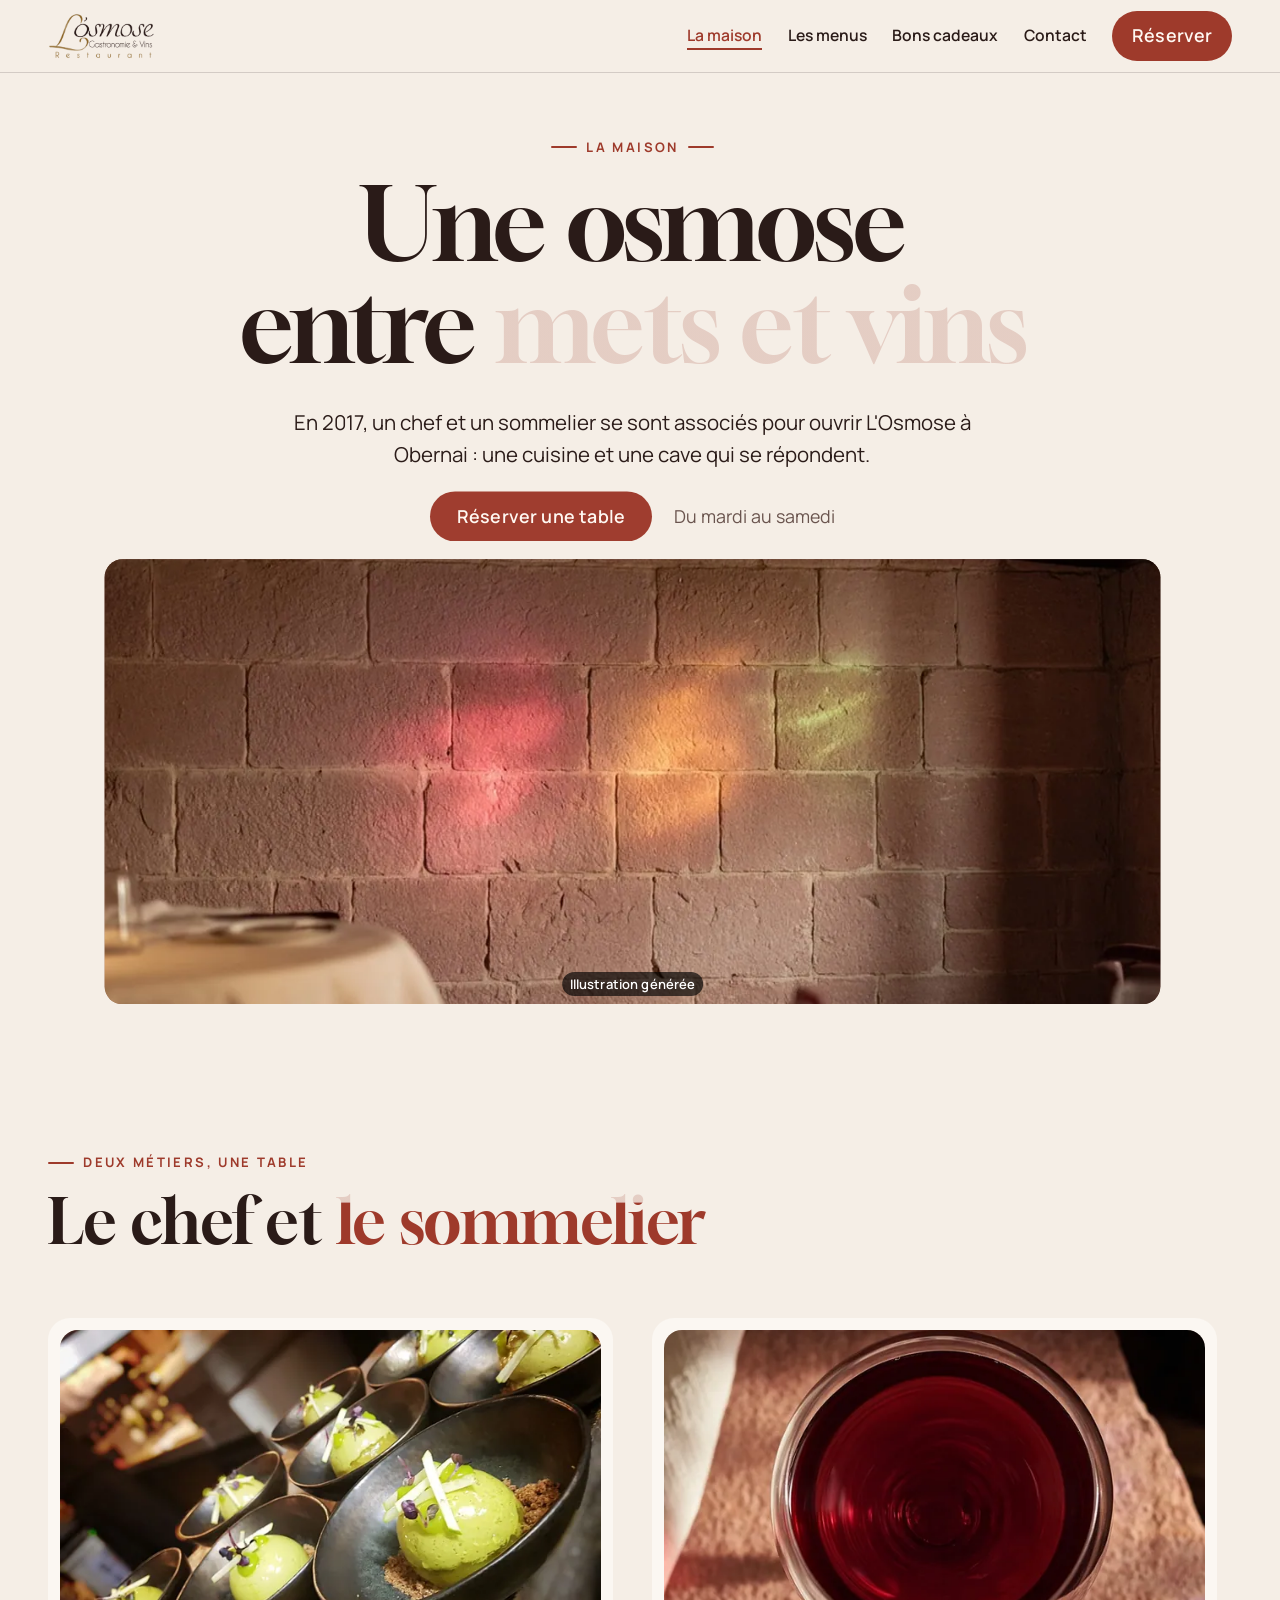
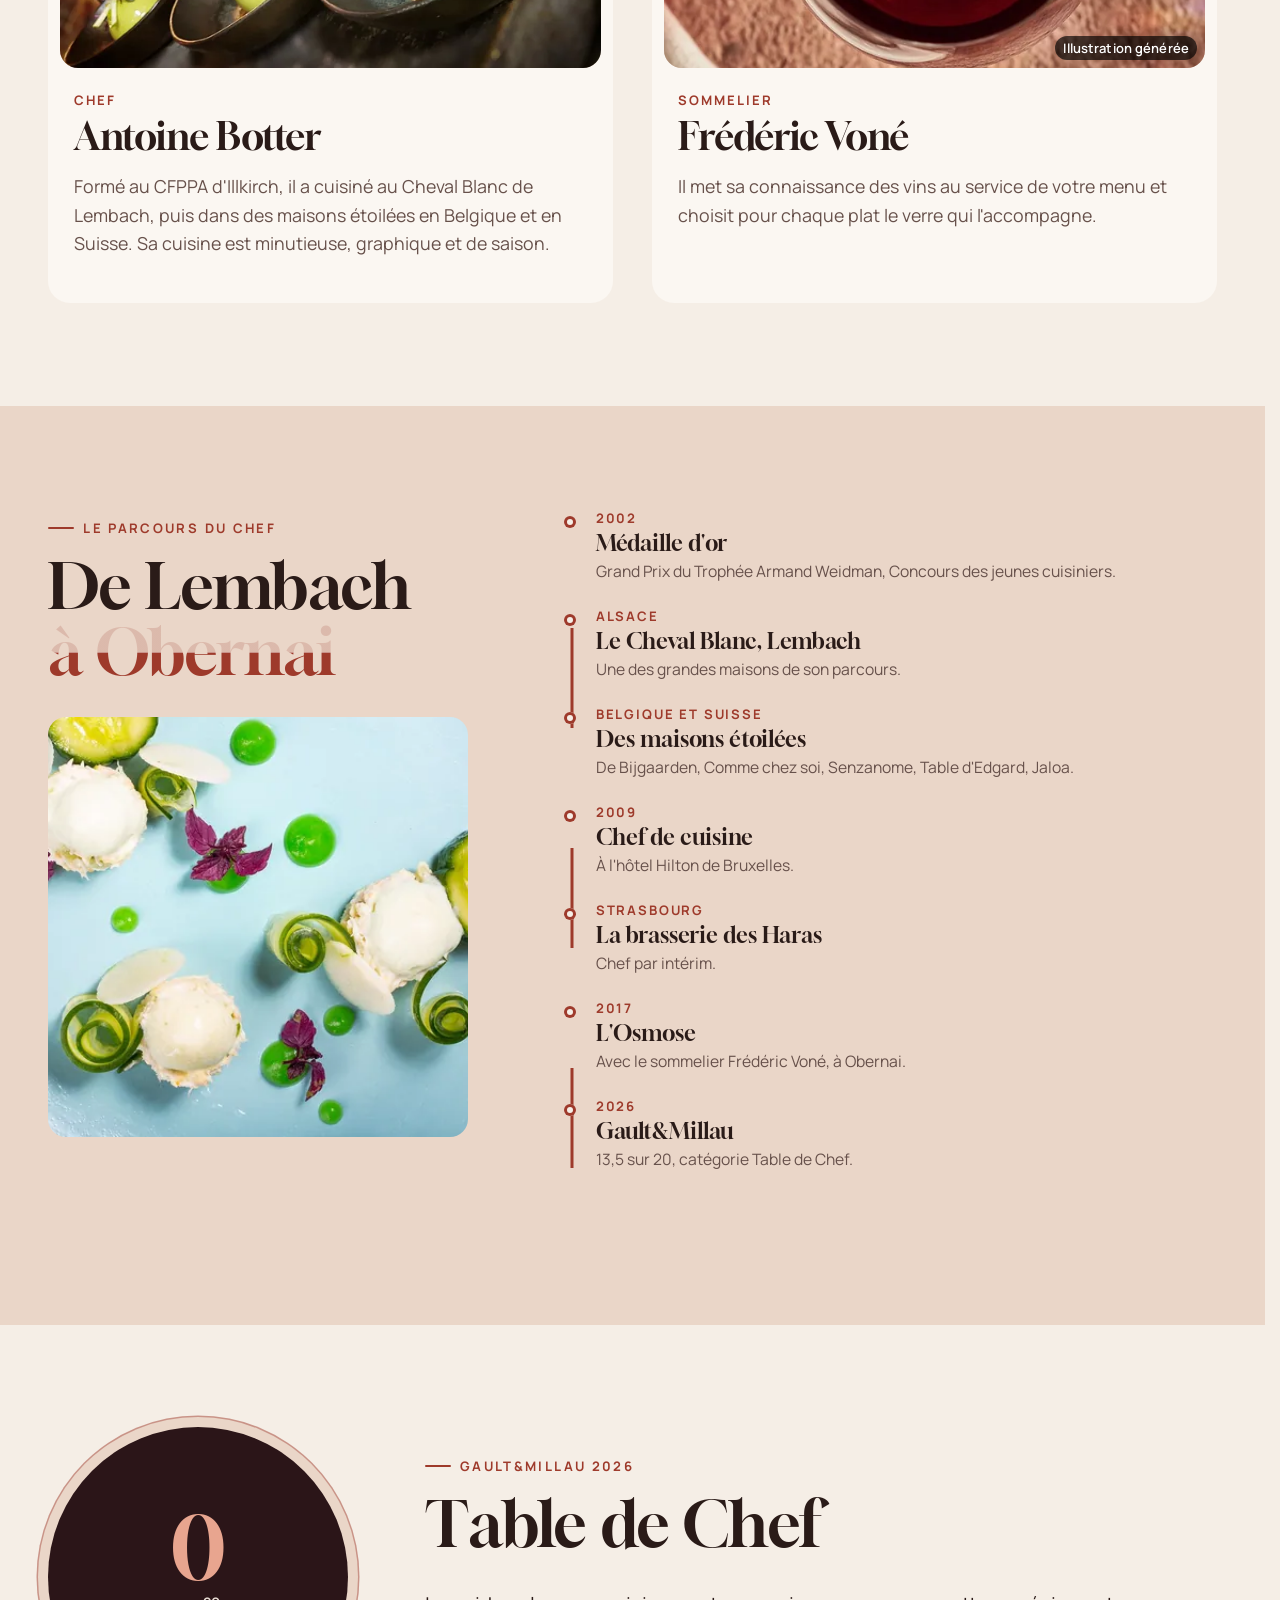
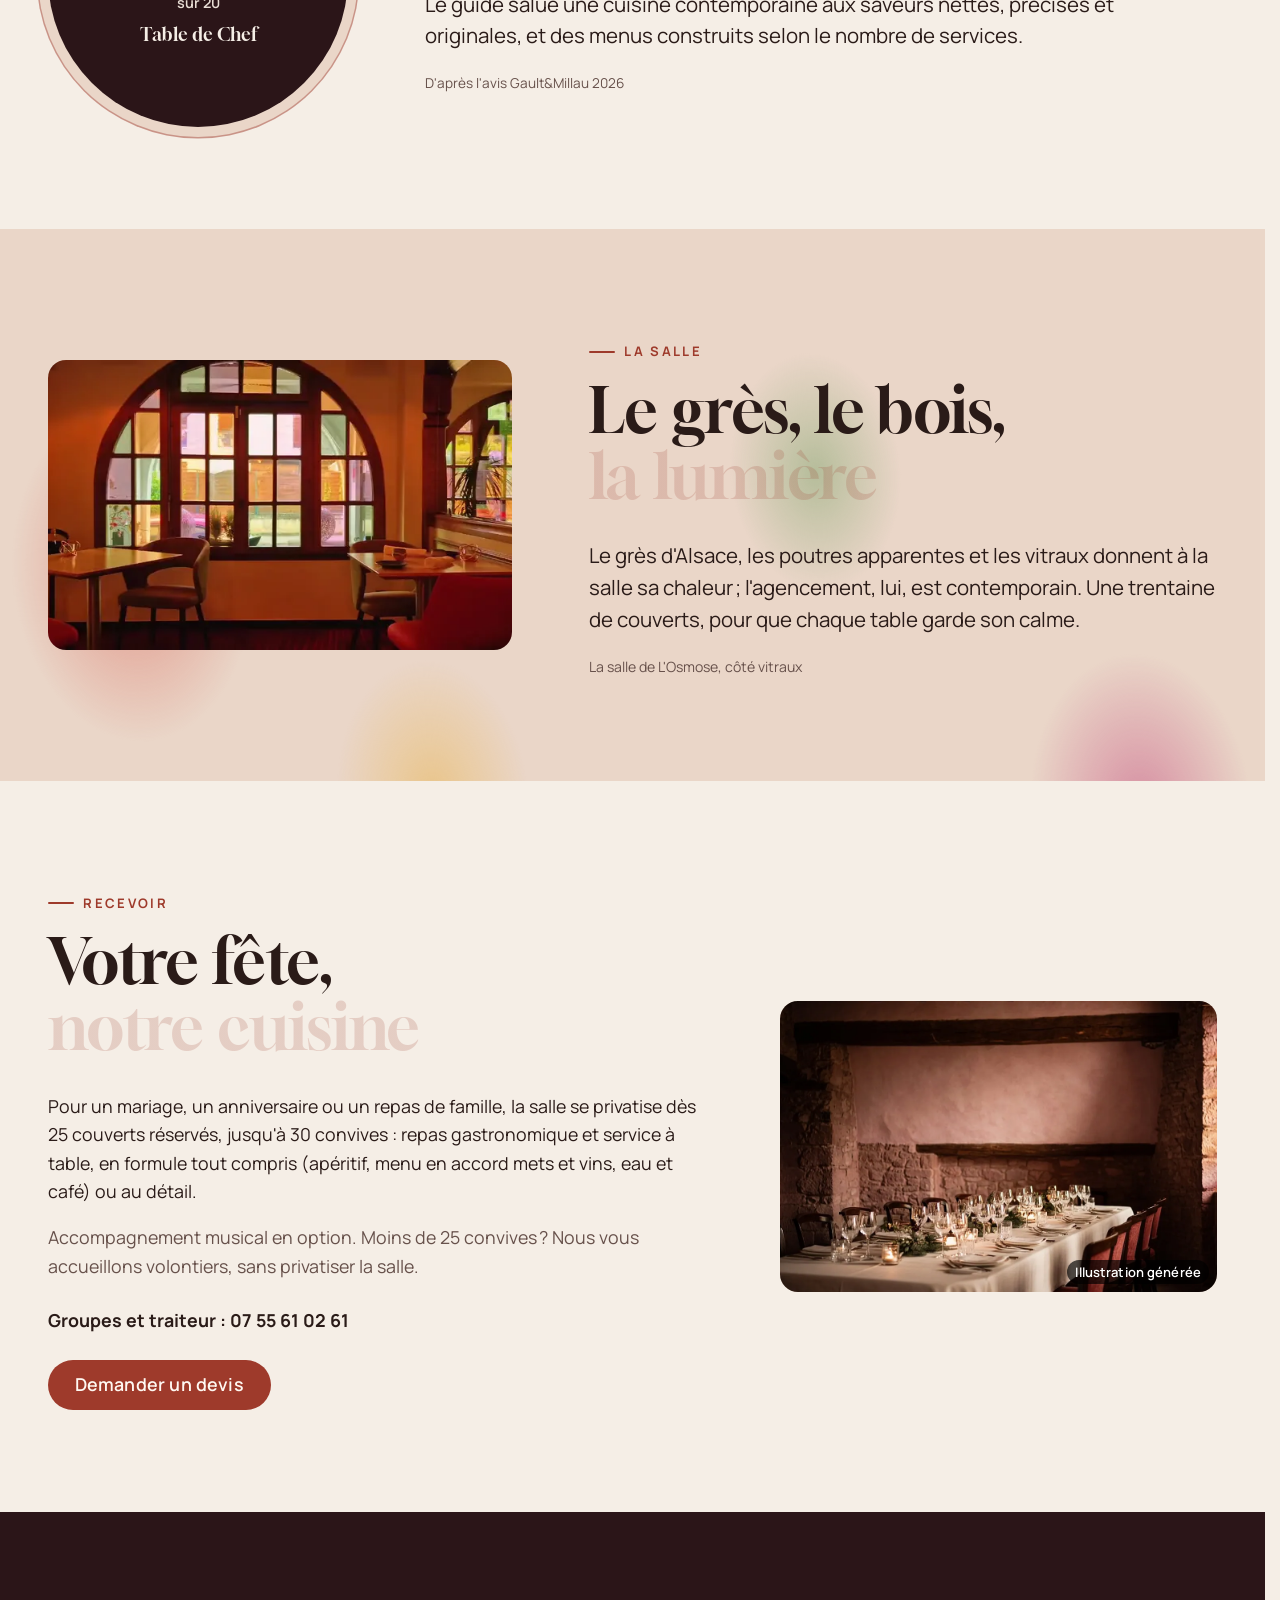
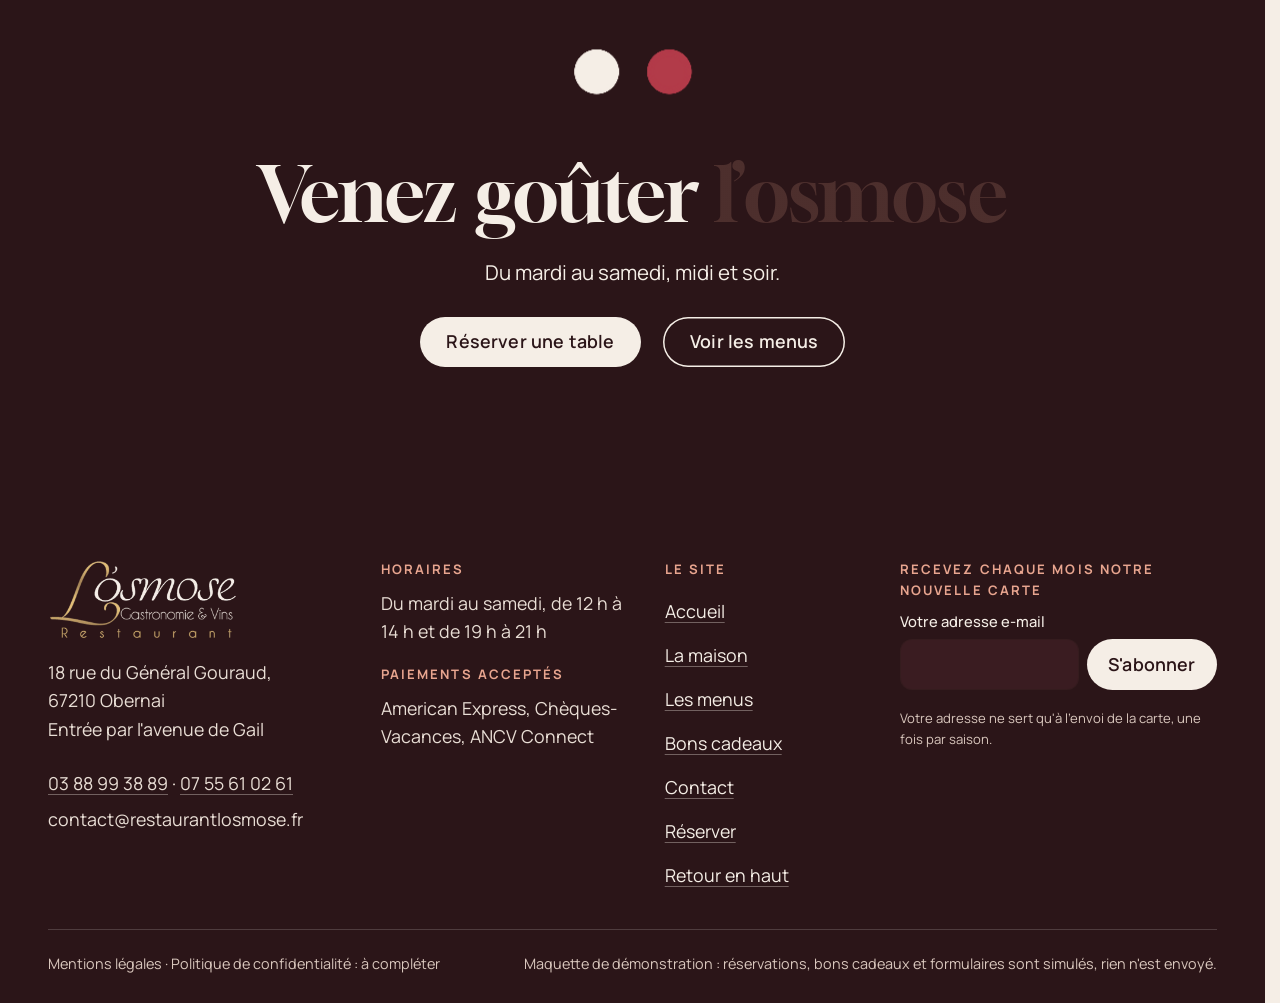
<file: la-maison.html>
<!doctype html>
<html lang="fr" data-v="2" data-curseur>
<head>
<meta charset="utf-8">
<meta name="viewport" content="width=device-width, initial-scale=1, viewport-fit=cover">
<title>La maison : le chef, le sommelier et la salle de L&#39;Osmose</title>
<meta name="description" content="Antoine Botter en cuisine, le sommelier Frédéric Voné au service, une salle de grès, de poutres et de vitraux à Obernai.">
<meta name="robots" content="noindex, nofollow">
<link rel="canonical" href="https://losmose-maquette.vercel.app/la-maison">
<style>:root{--fond:#F5EEE6;--texte:#2A1B18;--voile-fond:#2B1518;--ouverture-fond:#2B1518;--menu-fond:#2B1518}:root { --entete-h: 72px; --barres-h: 0px; } html { background: var(--fond); color: var(--texte); scrollbar-gutter: stable; } body { margin: 0; background: var(--fond); } html.js:not(.secours):not([data-arrivee="retour"]) [data-anime] { opacity: 0; } html.js:not(.secours):not([data-arrivee="retour"]) [data-anime].vu { opacity: 1; } [data-voile] { position: fixed; inset: 0; z-index: 900; background: var(--voile-fond); transform: translateY(100%); visibility: hidden; pointer-events: none; } html[data-arrivee="voile"]:not(.voile-leve):not(.secours) [data-voile] { transform: none; visibility: visible; } html.secours [data-voile] { visibility: hidden !important; } .ouverture-panneau { position: fixed; inset: 0; z-index: 850; display: none; place-content: center; justify-items: center; background: var(--ouverture-fond, var(--voile-fond)); color: var(--fond); text-align: center; } html.js[data-arrivee="intro"]:not(.secours):not(.intro-finie) .ouverture-panneau { display: grid; } html.defilement-bloque, html.defilement-bloque body, html.js[data-arrivee="intro"]:not(.secours):not(.intro-finie), html.js[data-arrivee="intro"]:not(.secours):not(.intro-finie) body, html[data-arrivee="voile"]:not(.voile-leve):not(.secours), html[data-arrivee="voile"]:not(.voile-leve):not(.secours) body { overflow: hidden; } html.js[data-arrivee="intro"]:not(.secours):not(.intro-finie) { background-color: var(--ouverture-fond, var(--voile-fond)); } html[data-arrivee="voile"]:not(.voile-leve):not(.secours) { background-color: var(--voile-fond); }</style>
<script>(function () {
var d = document.documentElement, ss = null, ls = null;
try { ss = window.sessionStorage; ls = window.localStorage; } catch (e) {}
d.classList.add('js');
var nav = performance.getEntriesByType ? performance.getEntriesByType('navigation')[0] : null;
var type = nav ? nav.type : 'navigate';
var depart = null;
try { depart = JSON.parse(ss.getItem('socle:depart') || 'null'); ss.removeItem('socle:depart'); } catch (e) {}
if (depart && !(Date.now() - depart.t < 15000)) depart = null;
var mode = type === 'back_forward' ? 'retour' : type === 'reload' ? 'intro' : depart ? 'voile' : 'intro';
d.setAttribute('data-arrivee', mode);
if (mode === 'voile' && depart.couleur) d.style.setProperty('--voile-fond', depart.couleur);
if (type === 'reload' && 'scrollRestoration' in history) {
history.scrollRestoration = 'manual';
}
try {
var choisie = ls && ls.getItem('socle:langue');
var langue = (d.lang || '').slice(0, 2);
if (choisie && choisie !== langue && type === 'navigate' && !depart) {
var alt = document.querySelector('link[rel="alternate"][hreflang="' + choisie + '"]');
if (alt) location.replace(new URL(alt.href).pathname + location.search + location.hash);
}
} catch (e) {}
setTimeout(function () { if (!d.classList.contains('demarre')) d.classList.add('secours'); }, 2000);
})();</script>
<link rel="preload" href="/assets/fonts/gloock-400.woff2" as="font" type="font/woff2" crossorigin>
<link rel="preload" href="/assets/fonts/manrope-400.woff2" as="font" type="font/woff2" crossorigin>
<link rel="stylesheet" href="/assets/css/socle.css?v=2">
<link rel="stylesheet" href="/assets/css/site.css?v=2">
<link rel="stylesheet" href="/assets/css/apercus.css?v=2">
<link rel="modulepreload" href="/assets/js/site.js?v=2">
<link rel="modulepreload" href="/assets/js/socle/index.js?v=2">
<script src="/assets/vendor/gsap.min.js" defer></script>
<script src="/assets/vendor/ScrollTrigger.min.js" defer></script>
<script src="/assets/vendor/SplitText.min.js" defer></script>
<script type="module" src="/assets/js/site.js?v=2"></script>
<meta name="theme-color" content="#F5EEE6">
<link rel="icon" href="/assets/images/favicon.svg" type="image/svg+xml">
<link rel="apple-touch-icon" href="/assets/images/apple-touch-icon.png">
<meta property="og:type" content="website">
<meta property="og:site_name" content="L&#39;Osmose">
<meta property="og:locale" content="fr_FR">
<meta property="og:title" content="La maison : le chef, le sommelier et la salle de L&#39;Osmose">
<meta property="og:description" content="Antoine Botter en cuisine, le sommelier Frédéric Voné au service, une salle de grès, de poutres et de vitraux à Obernai.">
<meta property="og:url" content="https://losmose-maquette.vercel.app/la-maison">
<meta property="og:image" content="https://losmose-maquette.vercel.app/assets/partage/la-maison-fr.jpg">
<meta property="og:image:width" content="1200">
<meta property="og:image:height" content="630">
<meta property="og:image:alt" content="La maison L&#39;Osmose : mur de grès et lumière de vitrail">
<meta name="twitter:card" content="summary_large_image">
<script type="application/ld+json">{"@context":"https://schema.org","@type":"Restaurant","name":"L'Osmose","description":"Restaurant gastronomique à Obernai : menus par nombre de services et accords mets et vins.","servesCuisine":"Française moderne","priceRange":"29 € à 122 €","telephone":"+33388993889","email":"contact@restaurantlosmose.fr","address":{"@type":"PostalAddress","streetAddress":"18 rue du Général Gouraud","postalCode":"67210","addressLocality":"Obernai","addressCountry":"FR"},"openingHoursSpecification":[{"@type":"OpeningHoursSpecification","dayOfWeek":["Tuesday","Wednesday","Thursday","Friday","Saturday"],"opens":"12:00","closes":"14:00"},{"@type":"OpeningHoursSpecification","dayOfWeek":["Tuesday","Wednesday","Thursday","Friday","Saturday"],"opens":"19:00","closes":"21:00"}],"acceptsReservations":"True","paymentAccepted":"American Express, Chèques-Vacances, ANCV Connect"}</script>
</head>
<body id="haut">
<div data-voile data-forme="iris" aria-hidden="true"><div class="voile-contenu"><img class="voile-logo" src="/assets/images/logo-clair.webp" alt="" width="640" height="274"><span data-voile-libelle>La maison</span></div></div>
<div class="ouverture-panneau" data-ouverture aria-hidden="true" data-effet="gouttes">
  <svg class="ouverture-gouttes" viewBox="0 0 240 240" width="240" height="240" data-ouverture-objet>
    <defs><filter id="goo" x="-30%" y="-30%" width="160%" height="160%"><feGaussianBlur in="SourceGraphic" stdDeviation="7" result="b"/><feColorMatrix in="b" values="1 0 0 0 0  0 1 0 0 0  0 0 1 0 0  0 0 0 26 -11"/></filter></defs>
    <g filter="url(#goo)"><circle class="goutte goutte--mets" cx="120" cy="120" r="34"/><circle class="goutte goutte--vin" cx="120" cy="120" r="34"/><circle class="goutte goutte--coeur" cx="120" cy="120" r="0"/></g>
    <circle class="goutte-trou" cx="120" cy="120" r="0"/>
  </svg>
  <img class="ouverture-mot" src="/assets/images/logo-clair.webp" alt="" width="640" height="274">
  <p class="ouverture-ligne">Gastronomie &amp; Vins · Obernai</p>
</div>
<a class="evitement" href="#contenu">Aller au contenu</a>
<header data-entete>
  <div class="entete-rangee">
    <a class="entete-logo" href="/" aria-label="L&#39;Osmose, retour à l&#39;accueil" data-libelle="Accueil">
      <img src="/assets/images/logo-sombre.webp" alt="L&#39;Osmose, gastronomie et vins, restaurant" width="640" height="274">
    </a>
    <nav data-nav aria-label="Navigation principale">
      <ul><li><a href="/la-maison" data-libelle="La maison" aria-current="page">La maison</a></li><li><a href="/menus" data-libelle="Les menus">Les menus</a></li><li><a href="/bons-cadeaux" data-libelle="Bons cadeaux">Bons cadeaux</a></li><li><a href="/contact" data-libelle="Contact">Contact</a></li></ul>
    </nav>
    <div class="entete-actions">
      <a class="bouton" href="/reserver" data-libelle="Réserver">Réserver</a>
      <button type="button" data-menu-bouton aria-controls="menu" aria-expanded="false" data-libelle-ouvrir="Menu" data-libelle-fermer="Fermer"><span data-libelle-bouton>Menu</span></button>
      <a class="menu-sansjs" href="#menu" data-menu-lien>Menu</a>
    </div>
  </div>
</header>
<script>/* Avant le premier affichage : rangées de la navigation (même règle que ajusterNav dans assets/js/socle/entete.js)
   et hauteur réelle de l'en-tête, pour que rien ne saute quand le JavaScript du site prend la main. */
(function () {
  var h = document.documentElement, u = document.querySelector('[data-nav] ul'), e = document.querySelector('[data-entete]');
  if (u) {
    var deborde = function () { return u.scrollWidth > u.clientWidth + 1; }, c = deborde();
    if (c && window.matchMedia('(min-width: 900px)').matches) {
      h.classList.add('nav-deux-rangees'); c = deborde();
      if (c) { h.classList.add('nav-deux-lignes'); var a = u.querySelector('a'); c = !a || u.getBoundingClientRect().height > a.getBoundingClientRect().height * 2.5; }
      if (c) h.classList.remove('nav-deux-rangees', 'nav-deux-lignes');
    }
    if (c) h.classList.add('nav-compacte');
  }
  if (e) h.style.setProperty('--entete-h', Math.round(e.getBoundingClientRect().height) + 'px');
})();</script>
<span id="menu-ferme" aria-hidden="true"></span>
<div id="menu" data-menu role="dialog" aria-modal="true" aria-label="Menu">
  <p class="menu-sansjs-fermer"><a href="#menu-ferme">Fermer</a></p>
  <ul><li style="--i:0"><a href="/" class="menu-lien" data-libelle="Accueil">Accueil</a></li><li style="--i:1"><a href="/la-maison" class="menu-lien" data-libelle="La maison" aria-current="page">La maison</a></li><li style="--i:2"><a href="/menus" class="menu-lien" data-libelle="Les menus">Les menus</a></li><li style="--i:3"><a href="/bons-cadeaux" class="menu-lien" data-libelle="Bons cadeaux">Bons cadeaux</a></li><li style="--i:4"><a href="/contact" class="menu-lien" data-libelle="Contact">Contact</a></li><li style="--i:5"><a href="/reserver" class="menu-lien" data-libelle="Réserver">Réserver</a></li></ul>
  <p class="menu-contact"><a class="bouton bouton--clair" href="tel:+33388993889">Appeler 03 88 99 38 89</a></p>
  <p class="menu-horaires">Du mardi au samedi, de 12 h à 14 h et de 19 h à 21 h</p>
</div>
<main id="contenu" tabindex="-1">
<section class="page-haut maison-tete section" id="debut">
  <div class="conteneur">
    <p class="surtitre entree" data-anime="gsap">La maison</p>
    <h1 class="page-titre entree" data-anime="gsap" data-grille="typo">Une osmose entre <em>mets et vins</em></h1>
    <p class="chapo entree masque-ecran-tres-bas" data-anime="gsap">En 2017, un chef et un sommelier se sont associés pour ouvrir L&#39;Osmose à Obernai : une cuisine et une cave qui se répondent.</p>
    <p class="actions entree" data-anime="gsap" style="justify-content:center"><a href="/reserver" class="bouton" data-libelle="Réserver" data-action-principale data-survol="magnetique">Réserver une table</a><span class="doux" data-info-cle>Du mardi au samedi</span></p>
  </div>
  <figure class="media bandeau apercu--maison-ouverture" data-grok data-iris-centre data-effet="bandeau" style="--cadrage:48% 50%;--cadrage-mobile:50% 56%">
  <picture><source media="(max-width: 760px) and (orientation: portrait)" srcset="/assets/images/grok/maison-ouverture-mobile-640.webp 640w, /assets/images/grok/maison-ouverture-mobile-1080.webp 1080w" sizes="96vw">
    <img src="/assets/images/grok/maison-ouverture-1280.webp" srcset="/assets/images/grok/maison-ouverture-640.webp 640w, /assets/images/grok/maison-ouverture-1280.webp 1280w, /assets/images/grok/maison-ouverture-1920.webp 1920w" sizes="96vw" alt="Mur de grès rose et poutres de chêne, taché de la lumière colorée d&#39;un vitrail" width="1280" height="720" fetchpriority="high" loading="eager" decoding="async">
  </picture><figcaption class="mention-ia">Illustration générée</figcaption>
</figure>
</section>
<section class="section conteneur" id="duo">
  <div class="tete-section"><div><p class="surtitre" data-anime>Deux métiers, une table</p><h2 data-anime="lignes">Le chef et <em>le sommelier</em></h2></div></div>
  <ul class="duo" data-anime="cascade">
    <li class="duo-carte" data-survol="incline" data-survol-force="4">
      <figure class="media " style="--cadrage:58% 50%">
  <picture>
    <img src="/assets/images/menus-spheres-1600.webp" srcset="/assets/images/menus-spheres-480.webp 480w, /assets/images/menus-spheres-640.webp 640w, /assets/images/menus-spheres-1600.webp 1600w" sizes="(max-width: 760px) 92vw, 46vw" alt="Sphères vertes et bâtonnets de pomme dans des bols sombres alignés" width="1600" height="1200" loading="lazy" decoding="async">
  </picture>
</figure>
      <div class="corps"><p class="role">Chef</p><h3>Antoine Botter</h3><p class="doux">Formé au CFPPA d&#39;Illkirch, il a cuisiné au Cheval Blanc de Lembach, puis dans des maisons étoilées en Belgique et en Suisse. Sa cuisine est minutieuse, graphique et de saison.</p></div>
    </li>
    <li class="duo-carte" data-survol="incline" data-survol-force="4">
      <figure class="media " data-grok style="--cadrage:50% 50%">
  <picture>
    <img src="/assets/images/grok/osmose-vin-800.webp" srcset="/assets/images/grok/osmose-vin-480.webp 480w, /assets/images/grok/osmose-vin-640.webp 640w, /assets/images/grok/osmose-vin-800.webp 800w" sizes="(max-width: 760px) 92vw, 46vw" alt="Vin rouge qui tourne dans un verre en cristal, vu du dessus" width="800" height="800" loading="lazy" decoding="async">
  </picture><figcaption class="mention-ia">Illustration générée</figcaption>
</figure>
      <div class="corps"><p class="role">Sommelier</p><h3>Frédéric Voné</h3><p class="doux">Il met sa connaissance des vins au service de votre menu et choisit pour chaque plat le verre qui l&#39;accompagne.</p></div>
    </li>
  </ul>
</section>
<section class="section gres" id="parcours">
  <div class="conteneur parcours">
    <div>
      <p class="surtitre" data-anime>Le parcours du chef</p>
      <h2 data-anime="lignes">De Lembach <em>à Obernai</em></h2>
      <figure class="media chef-media" data-fx="parallaxe" style="--cadrage:50% 48%">
  <picture>
    <img src="/assets/images/osmose-mets-800.webp" srcset="/assets/images/osmose-mets-480.webp 480w, /assets/images/osmose-mets-640.webp 640w, /assets/images/osmose-mets-800.webp 800w" sizes="(max-width: 900px) 92vw, 36vw" alt="Assiette vue du dessus : rondelles de concombre, boules glacées blanches, points verts et feuilles pourpres sur une assiette bleu ciel" width="800" height="800" loading="lazy" decoding="async">
  </picture>
</figure>
    </div>
    <div class="frise">
      <svg class="frise-trait" viewBox="0 0 4 100" preserveAspectRatio="none" aria-hidden="true" data-fx="trace"><path d="M2 0 V 100" fill="none" stroke="currentColor" stroke-width="3" vector-effect="non-scaling-stroke"/></svg>
      <ol><li data-anime><span class="quand">2002</span><strong>Médaille d&#39;or</strong><p>Grand Prix du Trophée Armand Weidman, Concours des jeunes cuisiniers.</p></li><li data-anime><span class="quand">Alsace</span><strong>Le Cheval Blanc, Lembach</strong><p>Une des grandes maisons de son parcours.</p></li><li data-anime><span class="quand">Belgique et Suisse</span><strong>Des maisons étoilées</strong><p>De Bijgaarden, Comme chez soi, Senzanome, Table d&#39;Edgard, Jaloa.</p></li><li data-anime><span class="quand">2009</span><strong>Chef de cuisine</strong><p>À l&#39;hôtel Hilton de Bruxelles.</p></li><li data-anime><span class="quand">Strasbourg</span><strong>La brasserie des Haras</strong><p>Chef par intérim.</p></li><li data-anime><span class="quand">2017</span><strong>L&#39;Osmose</strong><p>Avec le sommelier Frédéric Voné, à Obernai.</p></li><li data-anime><span class="quand">2026</span><strong>Gault&amp;Millau</strong><p>13,5 sur 20, catégorie Table de Chef.</p></li></ol>
    </div>
  </div>
</section>
<section class="section conteneur guide" id="gault-millau">
  <div class="note-guide" data-visuel data-anime>
    <strong data-compteur="13.5">13,5</strong><span>sur 20</span><em>Table de Chef</em>
  </div>
  <div>
    <p class="surtitre" data-anime>Gault&amp;Millau 2026</p>
    <h2 data-anime="lignes">Table de Chef</h2>
    <p class="chapo" data-anime>Le guide salue une cuisine contemporaine aux saveurs nettes, précises et originales, et des menus construits selon le nombre de services.</p>
    <p class="source" data-anime>D&#39;après l&#39;avis Gault&amp;Millau 2026</p>
  </div>
</section>
<section class="section gres salle" id="salle">
  <div class="vitrail" aria-hidden="true">
    <span data-effet="vitrail" style="--c:#D8574A;--t:240px;left:4%;top:20%"></span><span data-effet="vitrail" style="--c:#E9B44C;--t:190px;left:30%;top:58%"></span>
    <span data-effet="vitrail" style="--c:#7FA36B;--t:170px;left:56%;top:10%"></span><span data-effet="vitrail" style="--c:#C2457A;--t:220px;left:80%;top:46%"></span>
  </div>
  <div class="conteneur duo-image maison-salle">
    <figure class="media " data-anime="rideau" style="--cadrage:51% 57%">
  <picture>
    <img src="/assets/images/salle-arche-960.webp" srcset="/assets/images/salle-arche-480.webp 480w, /assets/images/salle-arche-640.webp 640w, /assets/images/salle-arche-960.webp 960w" sizes="(max-width: 900px) 92vw, 38vw" alt="La salle de L&#39;Osmose : grande fenêtre en arche à vitraux colorés, tables dressées et boiseries" width="960" height="540" loading="lazy" decoding="async">
  </picture>
</figure>
    <div>
      <p class="surtitre" data-anime>La salle</p>
      <h2 data-anime="lignes">Le grès, le bois, <em>la lumière</em></h2>
      <p class="chapo" data-anime>Le grès d&#39;Alsace, les poutres apparentes et les vitraux donnent à la salle sa chaleur ; l&#39;agencement, lui, est contemporain. Une trentaine de couverts, pour que chaque table garde son calme.</p>
      <p class="legende" data-anime>La salle de L&#39;Osmose, côté vitraux</p>
    </div>
  </div>
</section>
<section class="section conteneur recevoir" id="privatiser">
  <div>
    <p class="surtitre" data-anime>Recevoir</p>
    <h2 data-anime="lignes">Votre fête, <em>notre cuisine</em></h2>
    <p data-anime>Pour un mariage, un anniversaire ou un repas de famille, la salle se privatise dès 25 couverts réservés, jusqu&#39;à 30 convives : repas gastronomique et service à table, en formule tout compris (apéritif, menu en accord mets et vins, eau et café) ou au détail.</p>
    <p class="doux" data-anime>Accompagnement musical en option. Moins de 25 convives ? Nous vous accueillons volontiers, sans privatiser la salle.</p>
    <p class="tel-fort" data-anime><a href="tel:+33755610261">Groupes et traiteur : 07 55 61 02 61</a></p>
    <a href="/contact?sujet=privatisation#message" class="bouton" data-libelle="Contact">Demander un devis</a>
  </div>
  <figure class="media recevoir-media" data-grok data-fx="zoom" style="--cadrage:58% 59%">
  <picture>
    <img src="/assets/images/grok/recevoir-tablee-1280.webp" srcset="/assets/images/grok/recevoir-tablee-640.webp 640w, /assets/images/grok/recevoir-tablee-1280.webp 1280w, /assets/images/grok/recevoir-tablee-1920.webp 1920w" sizes="(max-width: 900px) 92vw, 56vw" alt="Longue table de fête dressée, nappe blanche, verres et bougies, entre murs de grès et poutres" width="1280" height="854" loading="lazy" decoding="async">
  </picture><figcaption class="mention-ia">Illustration générée</figcaption>
</figure>
</section>
<section class="section sombre fin" id="fin">
  <div class="conteneur">
    <svg class="fin-gouttes" viewBox="0 0 240 160" aria-hidden="true" data-effet="gouttes" data-visuel>
  <defs><filter id="goo-maison" x="-30%" y="-30%" width="160%" height="160%"><feGaussianBlur in="SourceGraphic" stdDeviation="7" result="b"/><feColorMatrix in="b" values="1 0 0 0 0  0 1 0 0 0  0 0 1 0 0  0 0 0 26 -11"/></filter></defs>
  <g filter="url(#goo-maison)"><circle class="fg-mets" cx="78" cy="80" r="36" fill="#F5EEE6"/><circle class="fg-vin" cx="162" cy="80" r="36" fill="#B23A48"/></g>
</svg>
    <h2 data-anime="lignes">Venez goûter <em>l’osmose</em></h2>
    <p class="chapo" data-anime>Du mardi au samedi, midi et soir.</p>
    <div class="actions" data-anime><a href="/reserver" class="bouton bouton--clair" data-libelle="Réserver" data-survol="magnetique">Réserver une table</a><a href="/menus" class="bouton bouton--contour" data-libelle="Les menus">Voir les menus</a></div>
  </div>
</section>
</main>
<footer class="pied" id="pied" data-masque-barre>
  <div class="conteneur pied-grille">
    <div class="pied-marque">
      <img class="pied-logo" src="/assets/images/logo-clair.webp" alt="L&#39;Osmose, gastronomie et vins, restaurant" width="640" height="274" loading="lazy">
      <p>18 rue du Général Gouraud, 67210 Obernai<br>Entrée par l&#39;avenue de Gail</p>
      <p><a href="tel:+33388993889">03 88 99 38 89</a> · <a href="tel:+33755610261">07 55 61 02 61</a><br><span class="courriel">contact@restaurantlosmose.fr</span></p>
    </div>
    <div>
      <p class="pied-titre">Horaires</p>
      <p>Du mardi au samedi, de 12 h à 14 h et de 19 h à 21 h</p>
      <p class="pied-titre">Paiements acceptés</p>
      <p>American Express, Chèques-Vacances, ANCV Connect</p>
    </div>
    <nav aria-label="Le site">
      <p class="pied-titre">Le site</p>
      <ul><li><a href="/" data-libelle="Accueil">Accueil</a></li><li><a href="/la-maison" data-libelle="La maison" aria-current="page">La maison</a></li><li><a href="/menus" data-libelle="Les menus">Les menus</a></li><li><a href="/bons-cadeaux" data-libelle="Bons cadeaux">Bons cadeaux</a></li><li><a href="/contact" data-libelle="Contact">Contact</a></li><li><a href="/reserver" data-libelle="Réserver">Réserver</a></li><li><a href="#haut" data-sans-transition>Retour en haut</a></li></ul>
    </nav>
    <form class="pied-lettre" data-formulaire novalidate>
      <p class="pied-titre" id="lettre-titre">Recevez chaque mois notre nouvelle carte</p>
      <div class="champ"><label for="lettre-email">Votre adresse e-mail</label>
      <div class="pied-lettre-ligne"><input id="lettre-email" name="email" type="email" required autocomplete="email"><button class="bouton" type="submit">S&#39;abonner</button></div></div>
      <p class="mention-donnees">Votre adresse ne sert qu&#39;à l&#39;envoi de la carte, une fois par saison.</p>
      <p data-message-envoi hidden></p>
    </form>
  </div>
  <div class="conteneur pied-bas"><p>Mentions légales · Politique de confidentialité : à compléter</p><p>Maquette de démonstration : réservations, bons cadeaux et formulaires sont simulés, rien n&#39;est envoyé.</p></div>
</footer>
<div data-barre-fixe>
  <a class="bouton bouton--contour" href="tel:+33388993889">Appeler</a>
  <a class="bouton" href="/reserver" data-libelle="Réserver">Réserver</a>
</div>
<div class="fil" data-grille="fil" data-audit-ignorer aria-hidden="true"><span class="fil-trait"></span><span class="fil-vin"></span><span class="fil-points"></span><span class="fil-goutte"></span><span class="fil-nom"></span></div>
<script type="application/json" id="horaires-donnees">{"fuseau":"Europe/Paris","seuil_ferme_bientot":30,"regle_feries":"ouvert","feries":[],"adresses":[{"id":"restaurant","nom":"L'Osmose","adresse":"18 rue du Général Gouraud, 67210 Obernai","telephone":"03 88 99 38 89","semaine":{"lundi":[],"mardi":["12:00-14:00","19:00-21:00"],"mercredi":["12:00-14:00","19:00-21:00"],"jeudi":["12:00-14:00","19:00-21:00"],"vendredi":["12:00-14:00","19:00-21:00"],"samedi":["12:00-14:00","19:00-21:00"],"dimanche":[]},"exceptions":[]}]}</script>
</body>
</html>
</file>
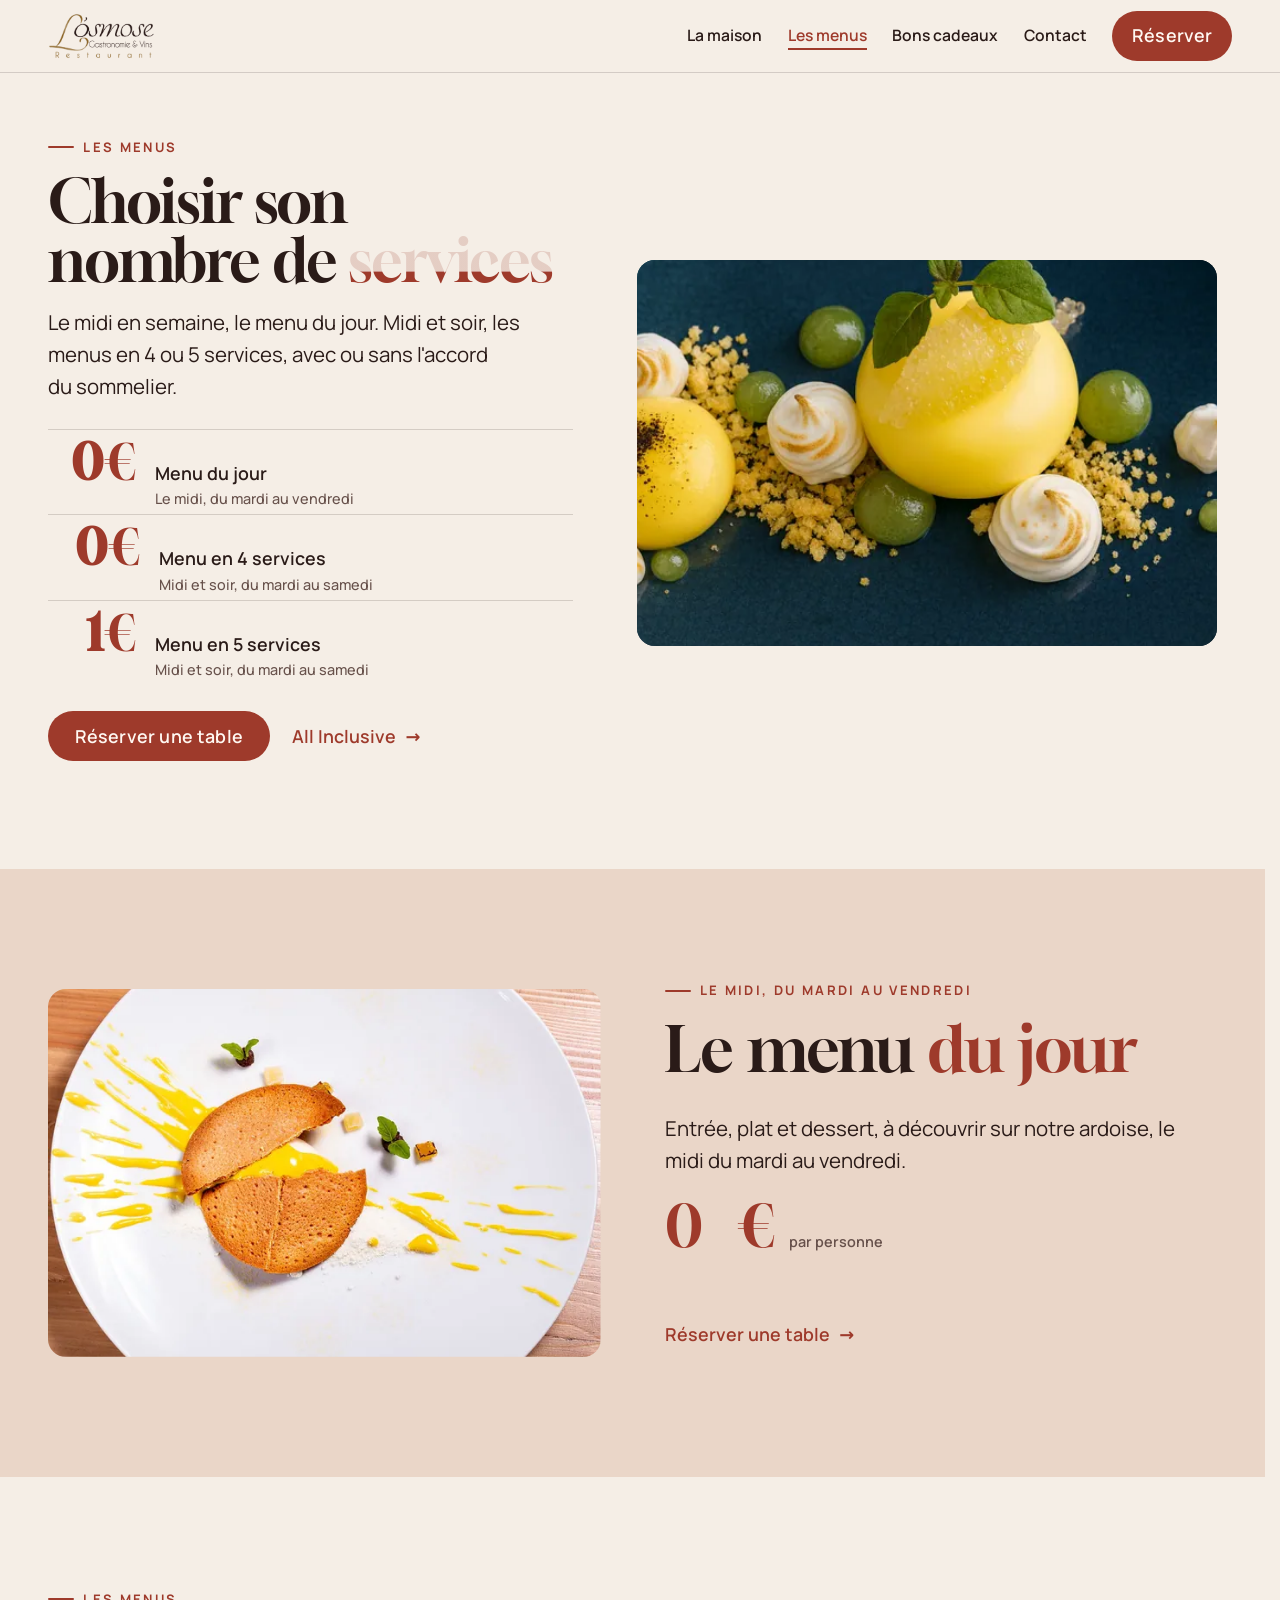
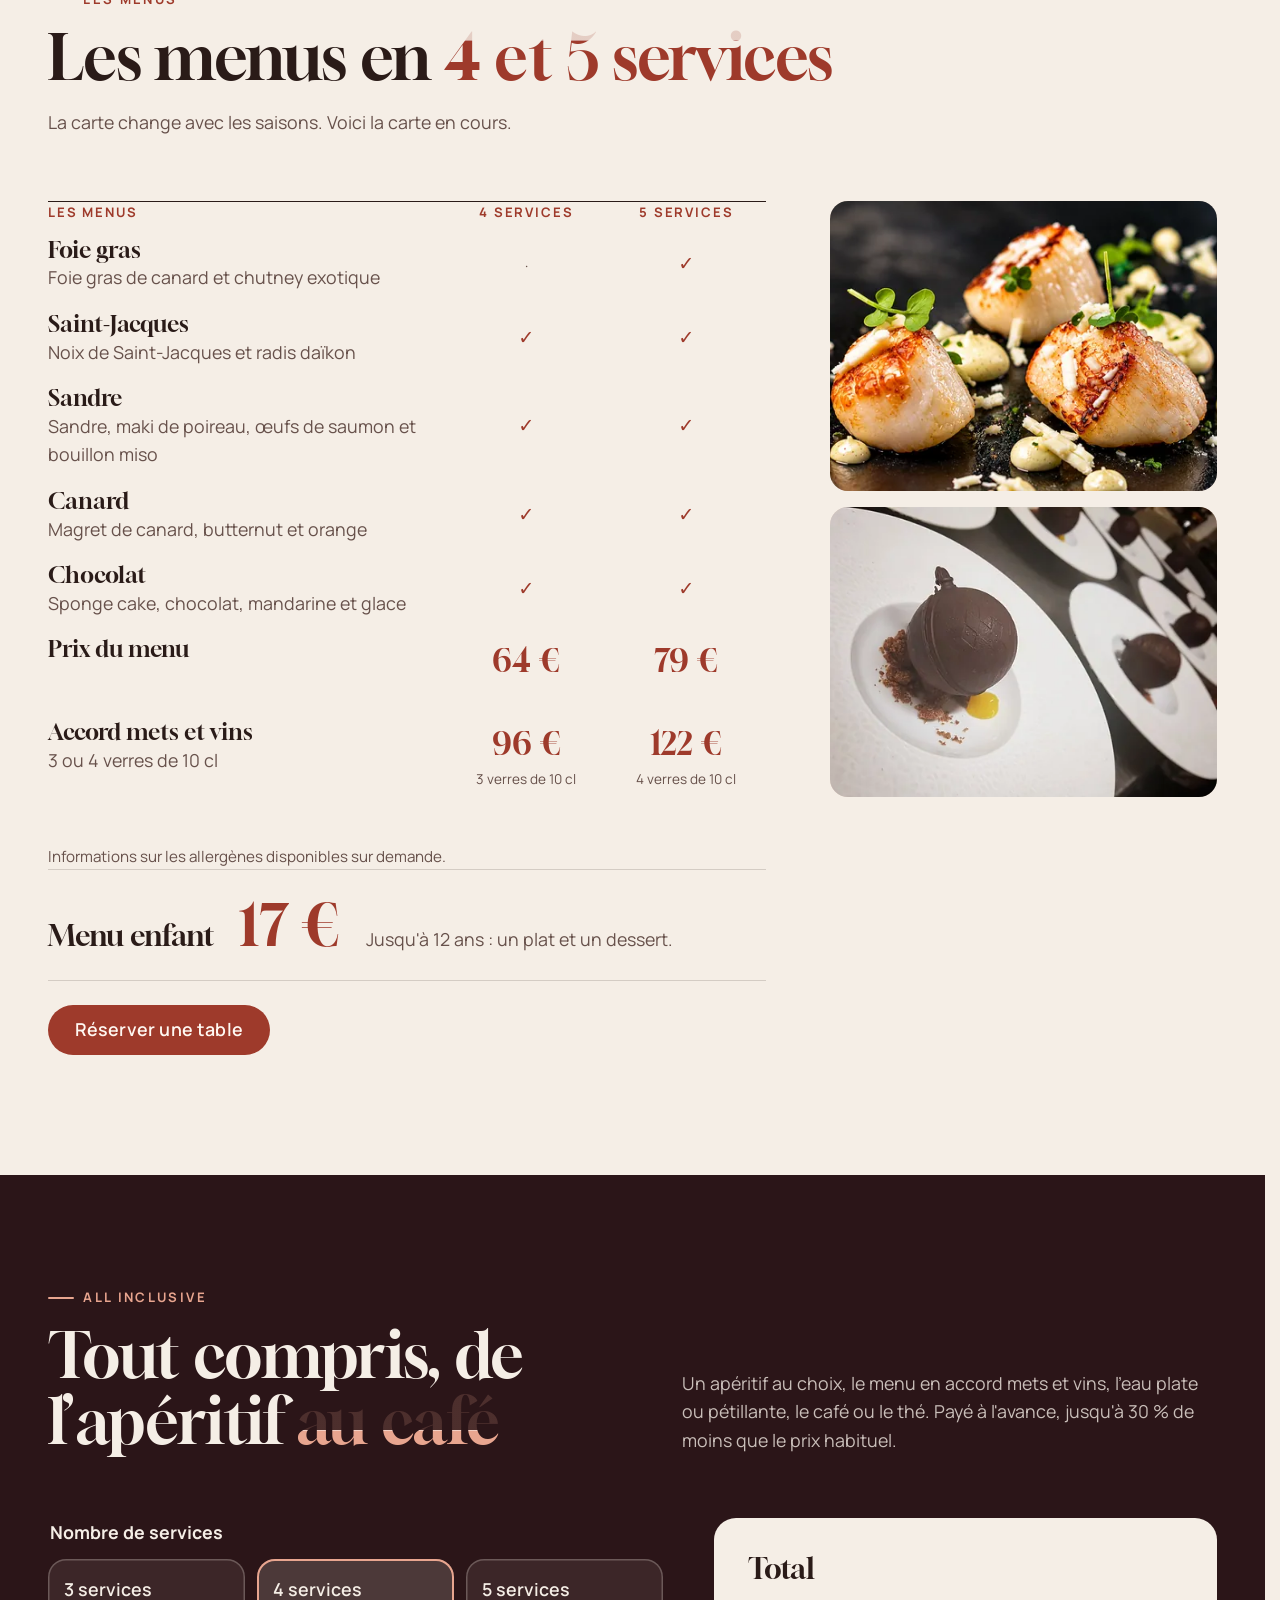
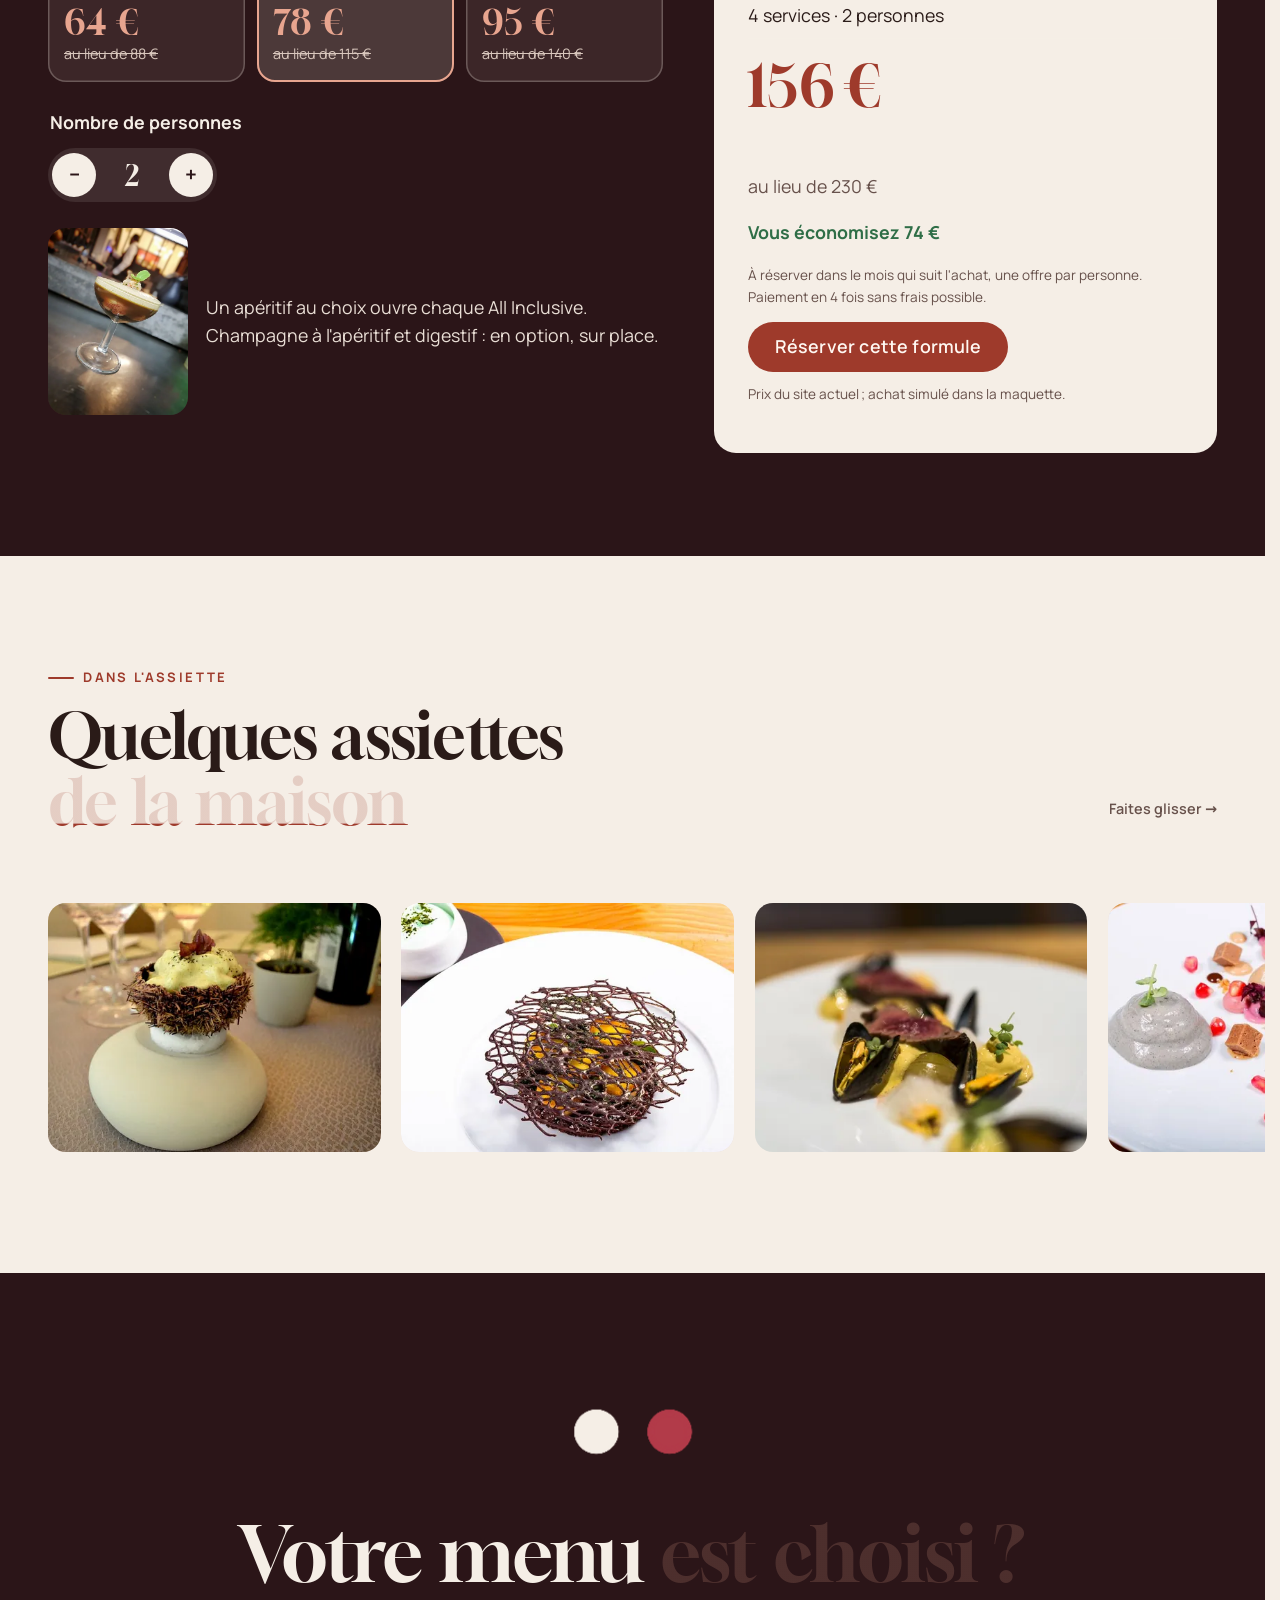
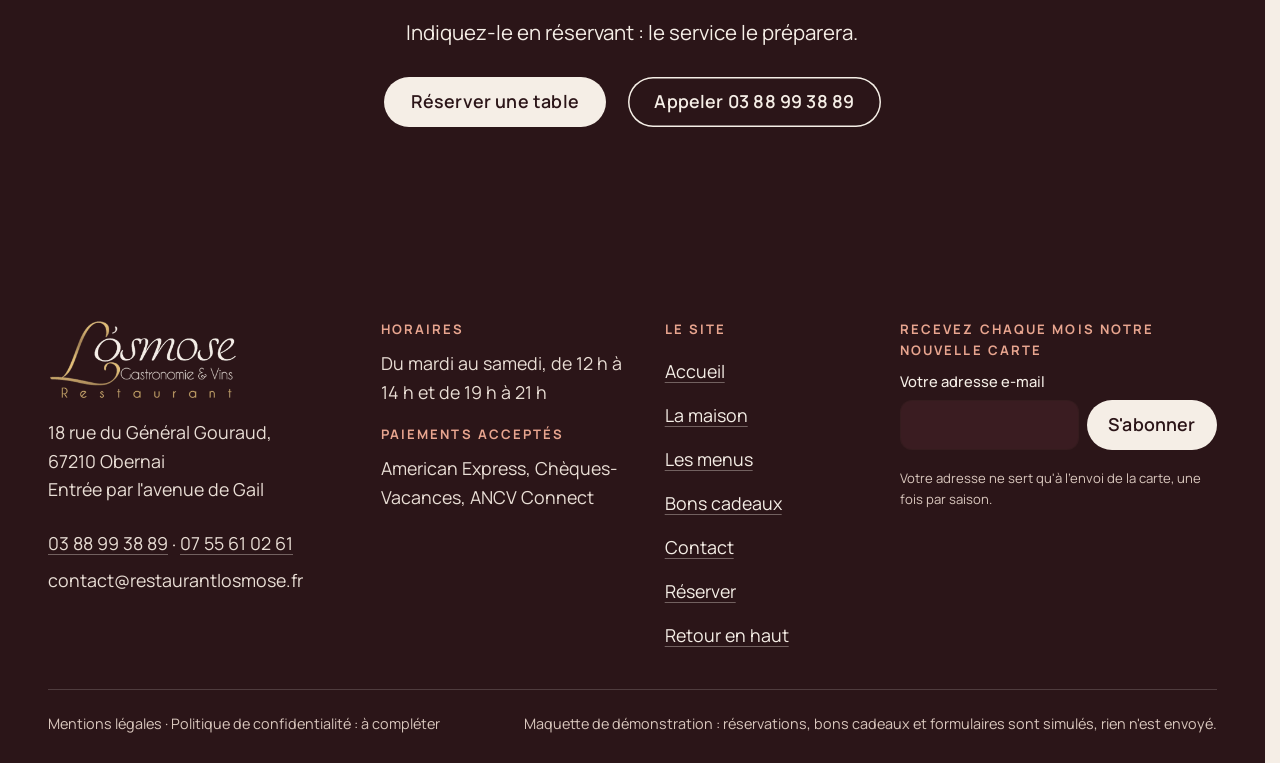
<file: menus.html>
<!doctype html>
<html lang="fr" data-v="2" data-curseur>
<head>
<meta charset="utf-8">
<meta name="viewport" content="width=device-width, initial-scale=1, viewport-fit=cover">
<title>Les menus de L&#39;Osmose : du jour, 4 et 5 services, All Inclusive</title>
<meta name="description" content="Menu du jour à 29 €, menus en 4 services à 64 € et en 5 services à 79 €, accords mets et vins et formules All Inclusive.">
<meta name="robots" content="noindex, nofollow">
<link rel="canonical" href="https://losmose-maquette.vercel.app/menus">
<style>:root{--fond:#F5EEE6;--texte:#2A1B18;--voile-fond:#2B1518;--ouverture-fond:#2B1518;--menu-fond:#2B1518}:root { --entete-h: 72px; --barres-h: 0px; } html { background: var(--fond); color: var(--texte); scrollbar-gutter: stable; } body { margin: 0; background: var(--fond); } html.js:not(.secours):not([data-arrivee="retour"]) [data-anime] { opacity: 0; } html.js:not(.secours):not([data-arrivee="retour"]) [data-anime].vu { opacity: 1; } [data-voile] { position: fixed; inset: 0; z-index: 900; background: var(--voile-fond); transform: translateY(100%); visibility: hidden; pointer-events: none; } html[data-arrivee="voile"]:not(.voile-leve):not(.secours) [data-voile] { transform: none; visibility: visible; } html.secours [data-voile] { visibility: hidden !important; } .ouverture-panneau { position: fixed; inset: 0; z-index: 850; display: none; place-content: center; justify-items: center; background: var(--ouverture-fond, var(--voile-fond)); color: var(--fond); text-align: center; } html.js[data-arrivee="intro"]:not(.secours):not(.intro-finie) .ouverture-panneau { display: grid; } html.defilement-bloque, html.defilement-bloque body, html.js[data-arrivee="intro"]:not(.secours):not(.intro-finie), html.js[data-arrivee="intro"]:not(.secours):not(.intro-finie) body, html[data-arrivee="voile"]:not(.voile-leve):not(.secours), html[data-arrivee="voile"]:not(.voile-leve):not(.secours) body { overflow: hidden; } html.js[data-arrivee="intro"]:not(.secours):not(.intro-finie) { background-color: var(--ouverture-fond, var(--voile-fond)); } html[data-arrivee="voile"]:not(.voile-leve):not(.secours) { background-color: var(--voile-fond); }</style>
<script>(function () {
var d = document.documentElement, ss = null, ls = null;
try { ss = window.sessionStorage; ls = window.localStorage; } catch (e) {}
d.classList.add('js');
var nav = performance.getEntriesByType ? performance.getEntriesByType('navigation')[0] : null;
var type = nav ? nav.type : 'navigate';
var depart = null;
try { depart = JSON.parse(ss.getItem('socle:depart') || 'null'); ss.removeItem('socle:depart'); } catch (e) {}
if (depart && !(Date.now() - depart.t < 15000)) depart = null;
var mode = type === 'back_forward' ? 'retour' : type === 'reload' ? 'intro' : depart ? 'voile' : 'intro';
d.setAttribute('data-arrivee', mode);
if (mode === 'voile' && depart.couleur) d.style.setProperty('--voile-fond', depart.couleur);
if (type === 'reload' && 'scrollRestoration' in history) {
history.scrollRestoration = 'manual';
}
try {
var choisie = ls && ls.getItem('socle:langue');
var langue = (d.lang || '').slice(0, 2);
if (choisie && choisie !== langue && type === 'navigate' && !depart) {
var alt = document.querySelector('link[rel="alternate"][hreflang="' + choisie + '"]');
if (alt) location.replace(new URL(alt.href).pathname + location.search + location.hash);
}
} catch (e) {}
setTimeout(function () { if (!d.classList.contains('demarre')) d.classList.add('secours'); }, 2000);
})();</script>
<link rel="preload" href="/assets/fonts/gloock-400.woff2" as="font" type="font/woff2" crossorigin>
<link rel="preload" href="/assets/fonts/manrope-400.woff2" as="font" type="font/woff2" crossorigin>
<link rel="stylesheet" href="/assets/css/socle.css?v=2">
<link rel="stylesheet" href="/assets/css/site.css?v=2">
<link rel="stylesheet" href="/assets/css/apercus.css?v=2">
<link rel="modulepreload" href="/assets/js/site.js?v=2">
<link rel="modulepreload" href="/assets/js/socle/index.js?v=2">
<script src="/assets/vendor/gsap.min.js" defer></script>
<script src="/assets/vendor/ScrollTrigger.min.js" defer></script>
<script src="/assets/vendor/SplitText.min.js" defer></script>
<script type="module" src="/assets/js/site.js?v=2"></script>
<meta name="theme-color" content="#F5EEE6">
<link rel="icon" href="/assets/images/favicon.svg" type="image/svg+xml">
<link rel="apple-touch-icon" href="/assets/images/apple-touch-icon.png">
<meta property="og:type" content="website">
<meta property="og:site_name" content="L&#39;Osmose">
<meta property="og:locale" content="fr_FR">
<meta property="og:title" content="Les menus de L&#39;Osmose : du jour, 4 et 5 services, All Inclusive">
<meta property="og:description" content="Menu du jour à 29 €, menus en 4 services à 64 € et en 5 services à 79 €, accords mets et vins et formules All Inclusive.">
<meta property="og:url" content="https://losmose-maquette.vercel.app/menus">
<meta property="og:image" content="https://losmose-maquette.vercel.app/assets/partage/menus-fr.jpg">
<meta property="og:image:width" content="1200">
<meta property="og:image:height" content="630">
<meta property="og:image:alt" content="Les menus de L&#39;Osmose et un dessert au citron">
<meta name="twitter:card" content="summary_large_image">
<script type="application/ld+json">{"@context":"https://schema.org","@type":"Restaurant","name":"L'Osmose","description":"Restaurant gastronomique à Obernai : menus par nombre de services et accords mets et vins.","servesCuisine":"Française moderne","priceRange":"29 € à 122 €","telephone":"+33388993889","email":"contact@restaurantlosmose.fr","address":{"@type":"PostalAddress","streetAddress":"18 rue du Général Gouraud","postalCode":"67210","addressLocality":"Obernai","addressCountry":"FR"},"openingHoursSpecification":[{"@type":"OpeningHoursSpecification","dayOfWeek":["Tuesday","Wednesday","Thursday","Friday","Saturday"],"opens":"12:00","closes":"14:00"},{"@type":"OpeningHoursSpecification","dayOfWeek":["Tuesday","Wednesday","Thursday","Friday","Saturday"],"opens":"19:00","closes":"21:00"}],"acceptsReservations":"True","paymentAccepted":"American Express, Chèques-Vacances, ANCV Connect"}</script>
</head>
<body id="haut">
<div data-voile data-forme="iris" aria-hidden="true"><div class="voile-contenu"><img class="voile-logo" src="/assets/images/logo-clair.webp" alt="" width="640" height="274"><span data-voile-libelle>Les menus</span></div></div>
<div class="ouverture-panneau" data-ouverture aria-hidden="true" data-effet="gouttes">
  <svg class="ouverture-gouttes" viewBox="0 0 240 240" width="240" height="240" data-ouverture-objet>
    <defs><filter id="goo" x="-30%" y="-30%" width="160%" height="160%"><feGaussianBlur in="SourceGraphic" stdDeviation="7" result="b"/><feColorMatrix in="b" values="1 0 0 0 0  0 1 0 0 0  0 0 1 0 0  0 0 0 26 -11"/></filter></defs>
    <g filter="url(#goo)"><circle class="goutte goutte--mets" cx="120" cy="120" r="34"/><circle class="goutte goutte--vin" cx="120" cy="120" r="34"/><circle class="goutte goutte--coeur" cx="120" cy="120" r="0"/></g>
    <circle class="goutte-trou" cx="120" cy="120" r="0"/>
  </svg>
  <img class="ouverture-mot" src="/assets/images/logo-clair.webp" alt="" width="640" height="274">
  <p class="ouverture-ligne">Gastronomie &amp; Vins · Obernai</p>
</div>
<a class="evitement" href="#contenu">Aller au contenu</a>
<header data-entete>
  <div class="entete-rangee">
    <a class="entete-logo" href="/" aria-label="L&#39;Osmose, retour à l&#39;accueil" data-libelle="Accueil">
      <img src="/assets/images/logo-sombre.webp" alt="L&#39;Osmose, gastronomie et vins, restaurant" width="640" height="274">
    </a>
    <nav data-nav aria-label="Navigation principale">
      <ul><li><a href="/la-maison" data-libelle="La maison">La maison</a></li><li><a href="/menus" data-libelle="Les menus" aria-current="page">Les menus</a></li><li><a href="/bons-cadeaux" data-libelle="Bons cadeaux">Bons cadeaux</a></li><li><a href="/contact" data-libelle="Contact">Contact</a></li></ul>
    </nav>
    <div class="entete-actions">
      <a class="bouton" href="/reserver" data-libelle="Réserver">Réserver</a>
      <button type="button" data-menu-bouton aria-controls="menu" aria-expanded="false" data-libelle-ouvrir="Menu" data-libelle-fermer="Fermer"><span data-libelle-bouton>Menu</span></button>
      <a class="menu-sansjs" href="#menu" data-menu-lien>Menu</a>
    </div>
  </div>
</header>
<script>/* Avant le premier affichage : rangées de la navigation (même règle que ajusterNav dans assets/js/socle/entete.js)
   et hauteur réelle de l'en-tête, pour que rien ne saute quand le JavaScript du site prend la main. */
(function () {
  var h = document.documentElement, u = document.querySelector('[data-nav] ul'), e = document.querySelector('[data-entete]');
  if (u) {
    var deborde = function () { return u.scrollWidth > u.clientWidth + 1; }, c = deborde();
    if (c && window.matchMedia('(min-width: 900px)').matches) {
      h.classList.add('nav-deux-rangees'); c = deborde();
      if (c) { h.classList.add('nav-deux-lignes'); var a = u.querySelector('a'); c = !a || u.getBoundingClientRect().height > a.getBoundingClientRect().height * 2.5; }
      if (c) h.classList.remove('nav-deux-rangees', 'nav-deux-lignes');
    }
    if (c) h.classList.add('nav-compacte');
  }
  if (e) h.style.setProperty('--entete-h', Math.round(e.getBoundingClientRect().height) + 'px');
})();</script>
<span id="menu-ferme" aria-hidden="true"></span>
<div id="menu" data-menu role="dialog" aria-modal="true" aria-label="Menu">
  <p class="menu-sansjs-fermer"><a href="#menu-ferme">Fermer</a></p>
  <ul><li style="--i:0"><a href="/" class="menu-lien" data-libelle="Accueil">Accueil</a></li><li style="--i:1"><a href="/la-maison" class="menu-lien" data-libelle="La maison">La maison</a></li><li style="--i:2"><a href="/menus" class="menu-lien" data-libelle="Les menus" aria-current="page">Les menus</a></li><li style="--i:3"><a href="/bons-cadeaux" class="menu-lien" data-libelle="Bons cadeaux">Bons cadeaux</a></li><li style="--i:4"><a href="/contact" class="menu-lien" data-libelle="Contact">Contact</a></li><li style="--i:5"><a href="/reserver" class="menu-lien" data-libelle="Réserver">Réserver</a></li></ul>
  <p class="menu-contact"><a class="bouton bouton--clair" href="tel:+33388993889">Appeler 03 88 99 38 89</a></p>
  <p class="menu-horaires">Du mardi au samedi, de 12 h à 14 h et de 19 h à 21 h</p>
</div>
<main id="contenu" tabindex="-1">
<section class="page-haut conteneur menus-tete" id="debut">
  <div>
    <p class="surtitre entree masque-ecran-tres-bas" data-anime="gsap">Les menus</p>
    <h1 class="page-titre entree" data-anime="gsap" data-grille="typo">Choisir son nombre de <em>services</em></h1>
    <p class="chapo entree masque-ecran-bas" data-anime="gsap">Le midi en semaine, le menu du jour. Midi et soir, les menus en 4 ou 5 services, avec ou sans l&#39;accord du sommelier.</p>
    <ul class="grands-prix entree" data-anime="gsap" data-info-cle>
      <li><strong data-prix><span data-compteur="29">29</span>€</strong><span>Menu du jour<small>Le midi, du mardi au vendredi</small></span></li><li><strong data-prix><span data-compteur="64">64</span>€</strong><span>Menu en 4 services<small>Midi et soir, du mardi au samedi</small></span></li><li><strong data-prix><span data-compteur="79">79</span>€</strong><span>Menu en 5 services<small>Midi et soir, du mardi au samedi</small></span></li>
    </ul>
    <p class="actions entree" data-anime="gsap"><a href="/reserver" class="bouton" data-libelle="Réserver" data-action-principale data-survol="magnetique">Réserver une table</a><a class="lien-fleche" href="#all-inclusive" data-sans-transition>All Inclusive</a></p>
  </div>
  <figure class="media menus-tete-media apercu--menus-ouverture" data-iris-centre data-fx="parallaxe" style="--cadrage:46% 42%">
  <picture>
    <img src="/assets/images/menus-ouverture-1280.webp" srcset="/assets/images/menus-ouverture-640.webp 640w, /assets/images/menus-ouverture-1280.webp 1280w, /assets/images/menus-ouverture-1920.webp 1920w" sizes="(max-width: 900px) 92vw, 50vw" alt="Dessert : sphère jaune au citron, meringues dorées, raisins verts et crumble sur fond bleu nuit" width="1280" height="853" fetchpriority="high" loading="eager" decoding="async">
  </picture>
</figure>
</section>
<section class="section gres" id="menu-du-jour">
  <div class="conteneur carte-jour">
    <figure class="media " data-anime="rideau" style="--cadrage:43% 46%">
  <picture>
    <img src="/assets/images/menus-jour-1600.webp" srcset="/assets/images/menus-jour-480.webp 480w, /assets/images/menus-jour-640.webp 640w, /assets/images/menus-jour-1600.webp 1600w" sizes="(max-width: 900px) 92vw, 46vw" alt="Disque de biscuit doré entrouvert sur un cœur jaune, éclats de sauce jaune sur assiette blanche" width="1600" height="1067" loading="lazy" decoding="async">
  </picture>
</figure>
    <div>
      <p class="surtitre" data-anime>Le midi, du mardi au vendredi</p>
      <h2 data-anime="lignes">Le menu <em>du jour</em></h2>
      <p class="chapo" data-anime>Entrée, plat et dessert, à découvrir sur notre ardoise, le midi du mardi au vendredi.</p>
      <p class="prix" data-anime data-prix><span data-compteur="29">29</span> €<small>par personne</small></p>
      <p data-anime><a href="/reserver?formule=jour" class="lien-fleche" data-libelle="Réserver">Réserver une table</a></p>
    </div>
  </div>
</section>
<section class="section conteneur" id="carte">
  <div class="tete-section"><div><p class="surtitre" data-anime>Les menus</p><h2 data-anime="lignes">Les menus en <em>4 et 5 services</em></h2></div><p class="doux" data-anime style="max-width:28em;margin:0">La carte change avec les saisons. Voici la carte en cours.</p></div>
  <div class="services-grille">
    <div>
      <div class="tableau-menus" data-anime="cascade" role="table" aria-label="Les menus en 4 et 5 services">
        <div role="row" style="display:contents"><p class="entete" role="columnheader">Les menus</p><p class="entete" role="columnheader" style="text-align:center">4 services</p><p class="entete" role="columnheader" style="text-align:center">5 services</p></div>
        <div role="row" style="display:contents"><p class="plat" role="cell"><strong>Foie gras</strong><span>Foie gras de canard et chutney exotique</span></p><p class="coche coche--non" role="cell"><span class="visuellement-cache">Dans le menu en 5 services seulement</span><span aria-hidden="true">·</span></p><p class="coche" role="cell">✓</p></div><div role="row" style="display:contents"><p class="plat" role="cell"><strong>Saint-Jacques</strong><span>Noix de Saint-Jacques et radis daïkon</span></p><p class="coche" role="cell">✓</p><p class="coche" role="cell">✓</p></div><div role="row" style="display:contents"><p class="plat" role="cell"><strong>Sandre</strong><span>Sandre, maki de poireau, œufs de saumon et bouillon miso</span></p><p class="coche" role="cell">✓</p><p class="coche" role="cell">✓</p></div><div role="row" style="display:contents"><p class="plat" role="cell"><strong>Canard</strong><span>Magret de canard, butternut et orange</span></p><p class="coche" role="cell">✓</p><p class="coche" role="cell">✓</p></div><div role="row" style="display:contents"><p class="plat" role="cell"><strong>Chocolat</strong><span>Sponge cake, chocolat, mandarine et glace</span></p><p class="coche" role="cell">✓</p><p class="coche" role="cell">✓</p></div>
        <div role="row" style="display:contents"><p class="plat" role="cell"><strong>Prix du menu</strong></p><p class="total" role="cell" data-prix>64 €</p><p class="total" role="cell" data-prix>79 €</p></div>
        <div role="row" style="display:contents"><p class="plat" role="cell"><strong>Accord mets et vins</strong><span>3 ou 4 verres de 10 cl</span></p><p class="total" role="cell" data-prix>96 €<small>3 verres<span class="masque-tel"> de 10 cl</span></small></p><p class="total" role="cell" data-prix>122 €<small>4 verres<span class="masque-tel"> de 10 cl</span></small></p></div>
      </div>
      <p class="allergenes">Informations sur les allergènes disponibles sur demande.</p>
      <div class="enfant" data-anime><h3>Menu enfant</h3><p class="prix" data-prix>17 €</p><p class="doux">Jusqu&#39;à 12 ans : un plat et un dessert.</p></div>
      <p class="actions" style="margin-top:24px"><a href="/reserver?formule=quatre" class="bouton" data-libelle="Réserver">Réserver une table</a></p>
    </div>
    <div class="services-images">
      <figure class="media " data-fx="vitesse" style="--cadrage:50% 47%">
  <picture>
    <img src="/assets/images/carte-quatre-784.webp" srcset="/assets/images/carte-quatre-480.webp 480w, /assets/images/carte-quatre-640.webp 640w, /assets/images/carte-quatre-784.webp 784w" sizes="(max-width: 900px) 92vw, 30vw" alt="Noix de Saint-Jacques dorées et points de crème sur une ardoise noire" width="784" height="522" loading="lazy" decoding="async">
  </picture>
</figure>
      <figure class="media " data-fx="vitesse" style="--cadrage:33% 49%">
  <picture>
    <img src="/assets/images/menus-chocolat-1600.webp" srcset="/assets/images/menus-chocolat-480.webp 480w, /assets/images/menus-chocolat-640.webp 640w, /assets/images/menus-chocolat-1600.webp 1600w" sizes="(max-width: 900px) 92vw, 30vw" alt="Sphère de chocolat sur un lit de crumble avec une goutte de coulis orange" width="1600" height="1200" loading="lazy" decoding="async">
  </picture>
</figure>
    </div>
  </div>
</section>
<section class="section sombre" id="all-inclusive">
  <div class="conteneur">
    <div class="tete-section"><div><p class="surtitre" data-anime>All Inclusive</p><h2 data-anime="lignes">Tout compris, de l’apéritif <em>au café</em></h2></div><p class="doux" data-anime style="max-width:30em;margin:0">Un apéritif au choix, le menu en accord mets et vins, l&#39;eau plate ou pétillante, le café ou le thé. Payé à l&#39;avance, jusqu&#39;à 30 % de moins que le prix habituel.</p></div>
    <div class="composeur" data-composeur>
      <div>
        <fieldset>
          <legend>Nombre de services</legend>
          <div class="formules" data-anime="cascade"><div class="formule"><input type="radio" name="services" id="ai-3" value="3" data-prix="64" data-avant="88"><label for="ai-3"><span>3 services</span><strong data-prix>64 €</strong><s>au lieu de 88 €</s></label></div><div class="formule"><input type="radio" name="services" id="ai-4" value="4" data-prix="78" data-avant="115" checked><label for="ai-4"><span>4 services</span><strong data-prix>78 €</strong><s>au lieu de 115 €</s></label></div><div class="formule"><input type="radio" name="services" id="ai-5" value="5" data-prix="95" data-avant="140"><label for="ai-5"><span>5 services</span><strong data-prix>95 €</strong><s>au lieu de 140 €</s></label></div></div>
        </fieldset>
        <fieldset>
          <legend>Nombre de personnes</legend>
          <div class="nombre"><button type="button" data-nombre="-1" aria-label="Une personne de moins">−</button><output data-nombre-sortie value="2" aria-live="polite">2</output><button type="button" data-nombre="1" aria-label="Une personne de plus">+</button></div>
        </fieldset>
        <div class="aperitif"><figure class="media " style="--cadrage:57% 35%">
  <picture>
    <img src="/assets/images/aperitif-800.webp" srcset="/assets/images/aperitif-480.webp 480w, /assets/images/aperitif-640.webp 640w, /assets/images/aperitif-800.webp 800w" sizes="140px" alt="Cocktail ambré à la mousse claire dans un verre à pied, sur le comptoir" width="800" height="1067" loading="lazy" decoding="async">
  </picture>
</figure><p>Un apéritif au choix ouvre chaque All Inclusive.<br>Champagne à l&#39;apéritif et digestif : en option, sur place.</p></div>
      </div>
      <aside class="recap" aria-live="polite">
        <h3>Total</h3>
        <ul><li><span data-recap-formule>4 services · 2 personnes</span></li></ul>
        <p class="prix" data-prix><span data-recap-total>156</span> €</p>
        <p class="doux" data-recap-avant>au lieu de 230 €</p>
        <p class="economie" data-recap-economie>Vous économisez 74 €</p>
        <p class="petit">À réserver dans le mois qui suit l&#39;achat, une offre par personne. Paiement en 4 fois sans frais possible.</p>
        <a href="/reserver?formule=all-inclusive-4&amp;couverts=2" class="bouton" data-libelle="Réserver" data-composeur-lien>Réserver cette formule</a>
        <p class="petit" style="margin-top:12px">Prix du site actuel ; achat simulé dans la maquette.</p>
      </aside>
    </div>
  </div>
</section>
<section class="section galerie-assiettes" id="assiettes">
  <div class="conteneur tete-section"><div><p class="surtitre" data-anime>Dans l&#39;assiette</p><h2 data-anime="lignes">Quelques assiettes <em>de la maison</em></h2></div><p class="glisser" data-anime>Faites glisser →</p></div>
  <div class="piste-assiettes" tabindex="0" role="region" aria-label="Assiettes de la maison, défilement horizontal" data-galerie>
    <div class="rail-assiettes" data-anime="cascade"><figure class="media " data-survol="incline" data-survol-force="5" style="--cadrage:41% 45%">
  <picture>
    <img src="/assets/images/galerie-1-800.webp" srcset="/assets/images/galerie-1-480.webp 480w, /assets/images/galerie-1-640.webp 640w, /assets/images/galerie-1-800.webp 800w" sizes="(max-width: 760px) 70vw, 26vw" alt="Dôme vert sur un nid sombre, présenté sur une coupelle blanche" width="800" height="600" loading="lazy" decoding="async">
  </picture>
</figure><figure class="media " data-survol="incline" data-survol-force="5" style="--cadrage:55% 55%">
  <picture>
    <img src="/assets/images/galerie-2-800.webp" srcset="/assets/images/galerie-2-480.webp 480w, /assets/images/galerie-2-640.webp 640w, /assets/images/galerie-2-800.webp 800w" sizes="(max-width: 760px) 70vw, 26vw" alt="Nid de chocolat garni de jaune d&#39;œuf sur une grande assiette blanche" width="800" height="600" loading="lazy" decoding="async">
  </picture>
</figure><figure class="media " data-survol="incline" data-survol-force="5" style="--cadrage:50% 50%">
  <picture>
    <img src="/assets/images/galerie-3-800.webp" srcset="/assets/images/galerie-3-480.webp 480w, /assets/images/galerie-3-640.webp 640w, /assets/images/galerie-3-800.webp 800w" sizes="(max-width: 760px) 70vw, 26vw" alt="Viande rosée et moules sur une assiette blanche" width="800" height="600" loading="lazy" decoding="async">
  </picture>
</figure><figure class="media " data-survol="incline" data-survol-force="5" style="--cadrage:53% 49%">
  <picture>
    <img src="/assets/images/galerie-4-800.webp" srcset="/assets/images/galerie-4-480.webp 480w, /assets/images/galerie-4-640.webp 640w, /assets/images/galerie-4-800.webp 800w" sizes="(max-width: 760px) 70vw, 26vw" alt="Dessert éclaté : crème grise, meringues, fruits rouges et carrés de chocolat" width="800" height="600" loading="lazy" decoding="async">
  </picture>
</figure><figure class="media " data-survol="incline" data-survol-force="5" style="--cadrage:52% 54%">
  <picture>
    <img src="/assets/images/galerie-5-800.webp" srcset="/assets/images/galerie-5-480.webp 480w, /assets/images/galerie-5-640.webp 640w, /assets/images/galerie-5-800.webp 800w" sizes="(max-width: 760px) 70vw, 26vw" alt="Lamelles croisées et points de sauce jaune sur assiette blanche" width="800" height="600" loading="lazy" decoding="async">
  </picture>
</figure><figure class="media " data-survol="incline" data-survol-force="5" style="--cadrage:48% 55%">
  <picture>
    <img src="/assets/images/galerie-6-800.webp" srcset="/assets/images/galerie-6-480.webp 480w, /assets/images/galerie-6-640.webp 640w, /assets/images/galerie-6-800.webp 800w" sizes="(max-width: 760px) 70vw, 26vw" alt="Viande glacée, épinards, chips de volaille et légumes rôtis" width="800" height="600" loading="lazy" decoding="async">
  </picture>
</figure><figure class="media " data-survol="incline" data-survol-force="5" style="--cadrage:50% 63%">
  <picture>
    <img src="/assets/images/galerie-7-800.webp" srcset="/assets/images/galerie-7-480.webp 480w, /assets/images/galerie-7-640.webp 640w, /assets/images/galerie-7-800.webp 800w" sizes="(max-width: 760px) 70vw, 26vw" alt="Magret rosé, purée et pomme fondante sur une assiette longue, verres derrière" width="800" height="600" loading="lazy" decoding="async">
  </picture>
</figure><figure class="media " data-survol="incline" data-survol-force="5" style="--cadrage:46% 47%">
  <picture>
    <img src="/assets/images/galerie-8-800.webp" srcset="/assets/images/galerie-8-480.webp 480w, /assets/images/galerie-8-640.webp 640w, /assets/images/galerie-8-800.webp 800w" sizes="(max-width: 760px) 70vw, 26vw" alt="Rangée d&#39;assiettes dressées sur le passe, prêtes à partir en salle" width="800" height="600" loading="lazy" decoding="async">
  </picture>
</figure></div>
  </div>
</section>
<section class="section sombre fin" id="fin">
  <div class="conteneur">
    <svg class="fin-gouttes" viewBox="0 0 240 160" aria-hidden="true" data-effet="gouttes" data-visuel>
  <defs><filter id="goo-menus" x="-30%" y="-30%" width="160%" height="160%"><feGaussianBlur in="SourceGraphic" stdDeviation="7" result="b"/><feColorMatrix in="b" values="1 0 0 0 0  0 1 0 0 0  0 0 1 0 0  0 0 0 26 -11"/></filter></defs>
  <g filter="url(#goo-menus)"><circle class="fg-mets" cx="78" cy="80" r="36" fill="#F5EEE6"/><circle class="fg-vin" cx="162" cy="80" r="36" fill="#B23A48"/></g>
</svg>
    <h2 data-anime="lignes">Votre menu <em>est choisi ?</em></h2>
    <p class="chapo" data-anime>Indiquez-le en réservant : le service le préparera.</p>
    <div class="actions" data-anime><a href="/reserver" class="bouton bouton--clair" data-libelle="Réserver" data-survol="magnetique">Réserver une table</a><a class="bouton bouton--contour" href="tel:+33388993889">Appeler 03 88 99 38 89</a></div>
  </div>
</section>
</main>
<footer class="pied" id="pied" data-masque-barre>
  <div class="conteneur pied-grille">
    <div class="pied-marque">
      <img class="pied-logo" src="/assets/images/logo-clair.webp" alt="L&#39;Osmose, gastronomie et vins, restaurant" width="640" height="274" loading="lazy">
      <p>18 rue du Général Gouraud, 67210 Obernai<br>Entrée par l&#39;avenue de Gail</p>
      <p><a href="tel:+33388993889">03 88 99 38 89</a> · <a href="tel:+33755610261">07 55 61 02 61</a><br><span class="courriel">contact@restaurantlosmose.fr</span></p>
    </div>
    <div>
      <p class="pied-titre">Horaires</p>
      <p>Du mardi au samedi, de 12 h à 14 h et de 19 h à 21 h</p>
      <p class="pied-titre">Paiements acceptés</p>
      <p>American Express, Chèques-Vacances, ANCV Connect</p>
    </div>
    <nav aria-label="Le site">
      <p class="pied-titre">Le site</p>
      <ul><li><a href="/" data-libelle="Accueil">Accueil</a></li><li><a href="/la-maison" data-libelle="La maison">La maison</a></li><li><a href="/menus" data-libelle="Les menus" aria-current="page">Les menus</a></li><li><a href="/bons-cadeaux" data-libelle="Bons cadeaux">Bons cadeaux</a></li><li><a href="/contact" data-libelle="Contact">Contact</a></li><li><a href="/reserver" data-libelle="Réserver">Réserver</a></li><li><a href="#haut" data-sans-transition>Retour en haut</a></li></ul>
    </nav>
    <form class="pied-lettre" data-formulaire novalidate>
      <p class="pied-titre" id="lettre-titre">Recevez chaque mois notre nouvelle carte</p>
      <div class="champ"><label for="lettre-email">Votre adresse e-mail</label>
      <div class="pied-lettre-ligne"><input id="lettre-email" name="email" type="email" required autocomplete="email"><button class="bouton" type="submit">S&#39;abonner</button></div></div>
      <p class="mention-donnees">Votre adresse ne sert qu&#39;à l&#39;envoi de la carte, une fois par saison.</p>
      <p data-message-envoi hidden></p>
    </form>
  </div>
  <div class="conteneur pied-bas"><p>Mentions légales · Politique de confidentialité : à compléter</p><p>Maquette de démonstration : réservations, bons cadeaux et formulaires sont simulés, rien n&#39;est envoyé.</p></div>
</footer>
<div data-barre-fixe>
  <a class="bouton bouton--contour" href="tel:+33388993889">Appeler</a>
  <a class="bouton" href="/reserver" data-libelle="Réserver">Réserver</a>
</div>
<div class="fil" data-grille="fil" data-audit-ignorer aria-hidden="true"><span class="fil-trait"></span><span class="fil-vin"></span><span class="fil-points"></span><span class="fil-goutte"></span><span class="fil-nom"></span></div>
<script type="application/json" id="horaires-donnees">{"fuseau":"Europe/Paris","seuil_ferme_bientot":30,"regle_feries":"ouvert","feries":[],"adresses":[{"id":"restaurant","nom":"L'Osmose","adresse":"18 rue du Général Gouraud, 67210 Obernai","telephone":"03 88 99 38 89","semaine":{"lundi":[],"mardi":["12:00-14:00","19:00-21:00"],"mercredi":["12:00-14:00","19:00-21:00"],"jeudi":["12:00-14:00","19:00-21:00"],"vendredi":["12:00-14:00","19:00-21:00"],"samedi":["12:00-14:00","19:00-21:00"],"dimanche":[]},"exceptions":[]}]}</script>
</body>
</html>
</file>
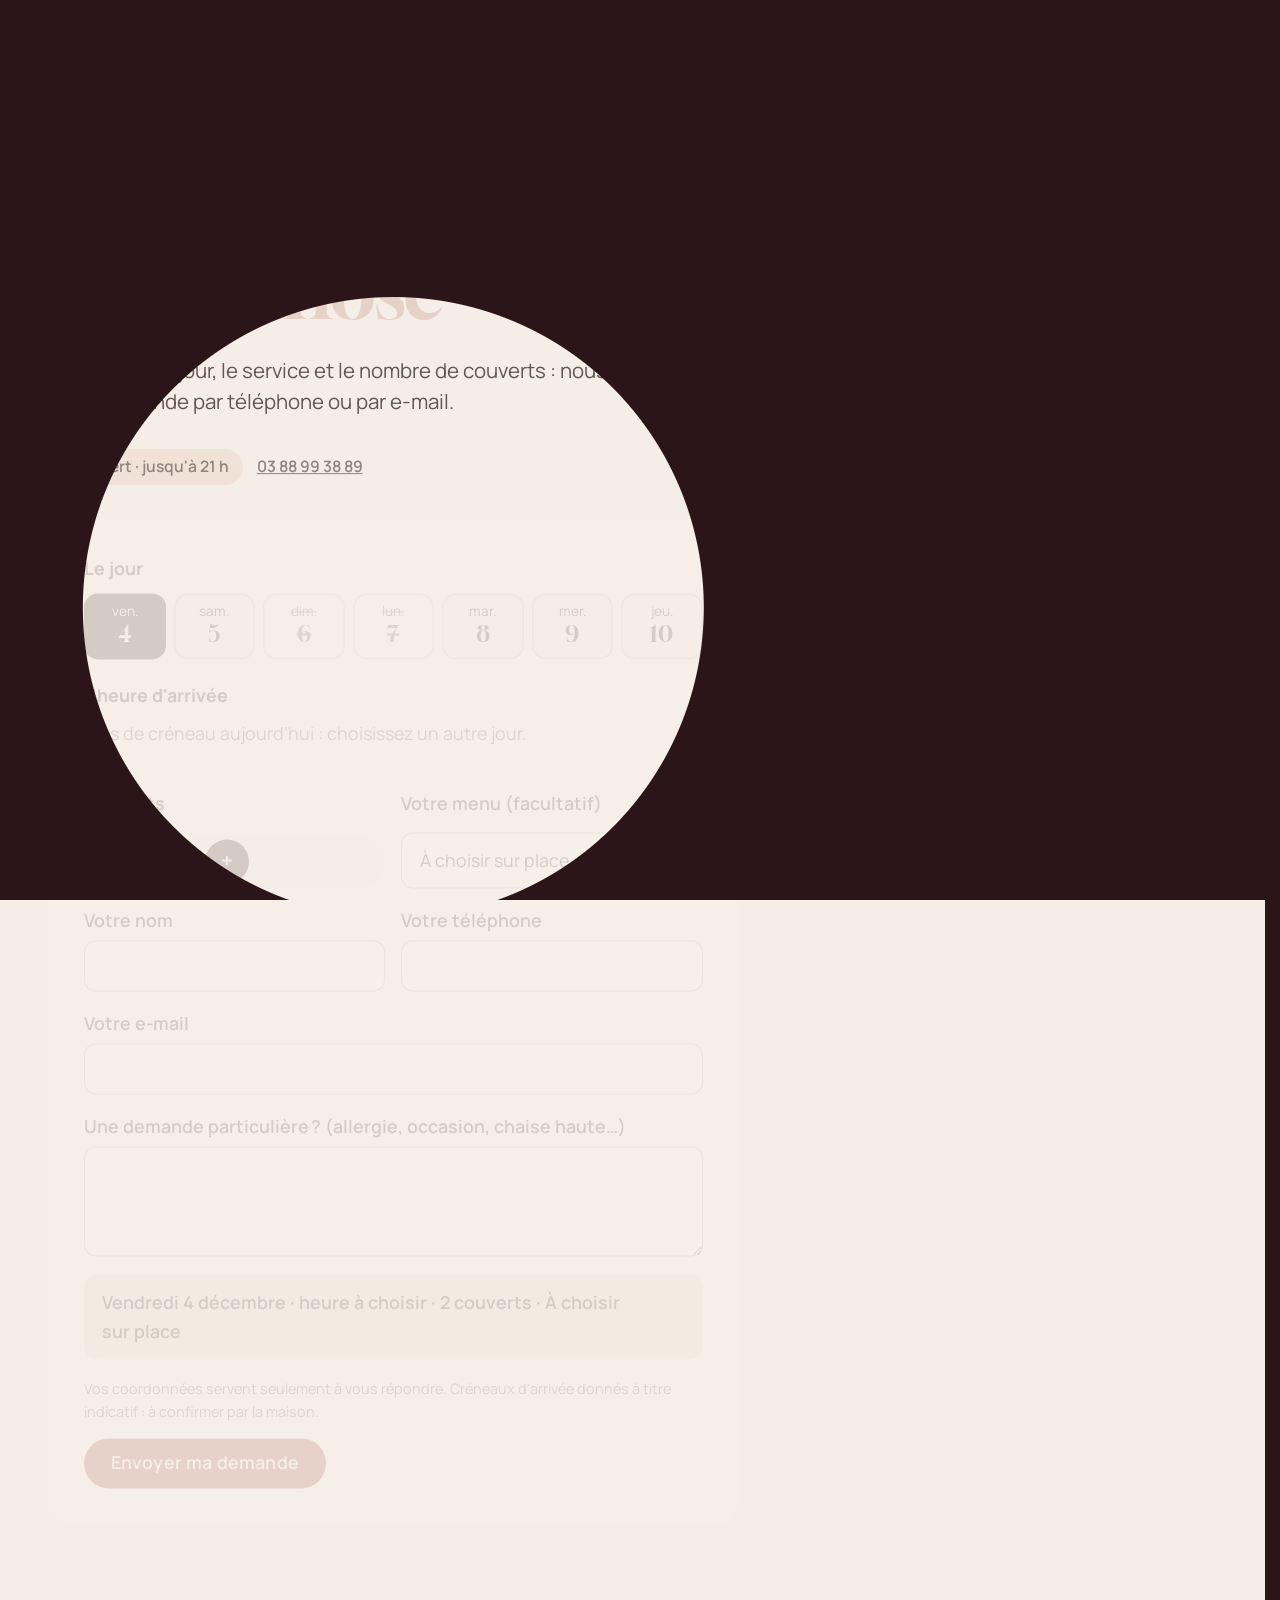
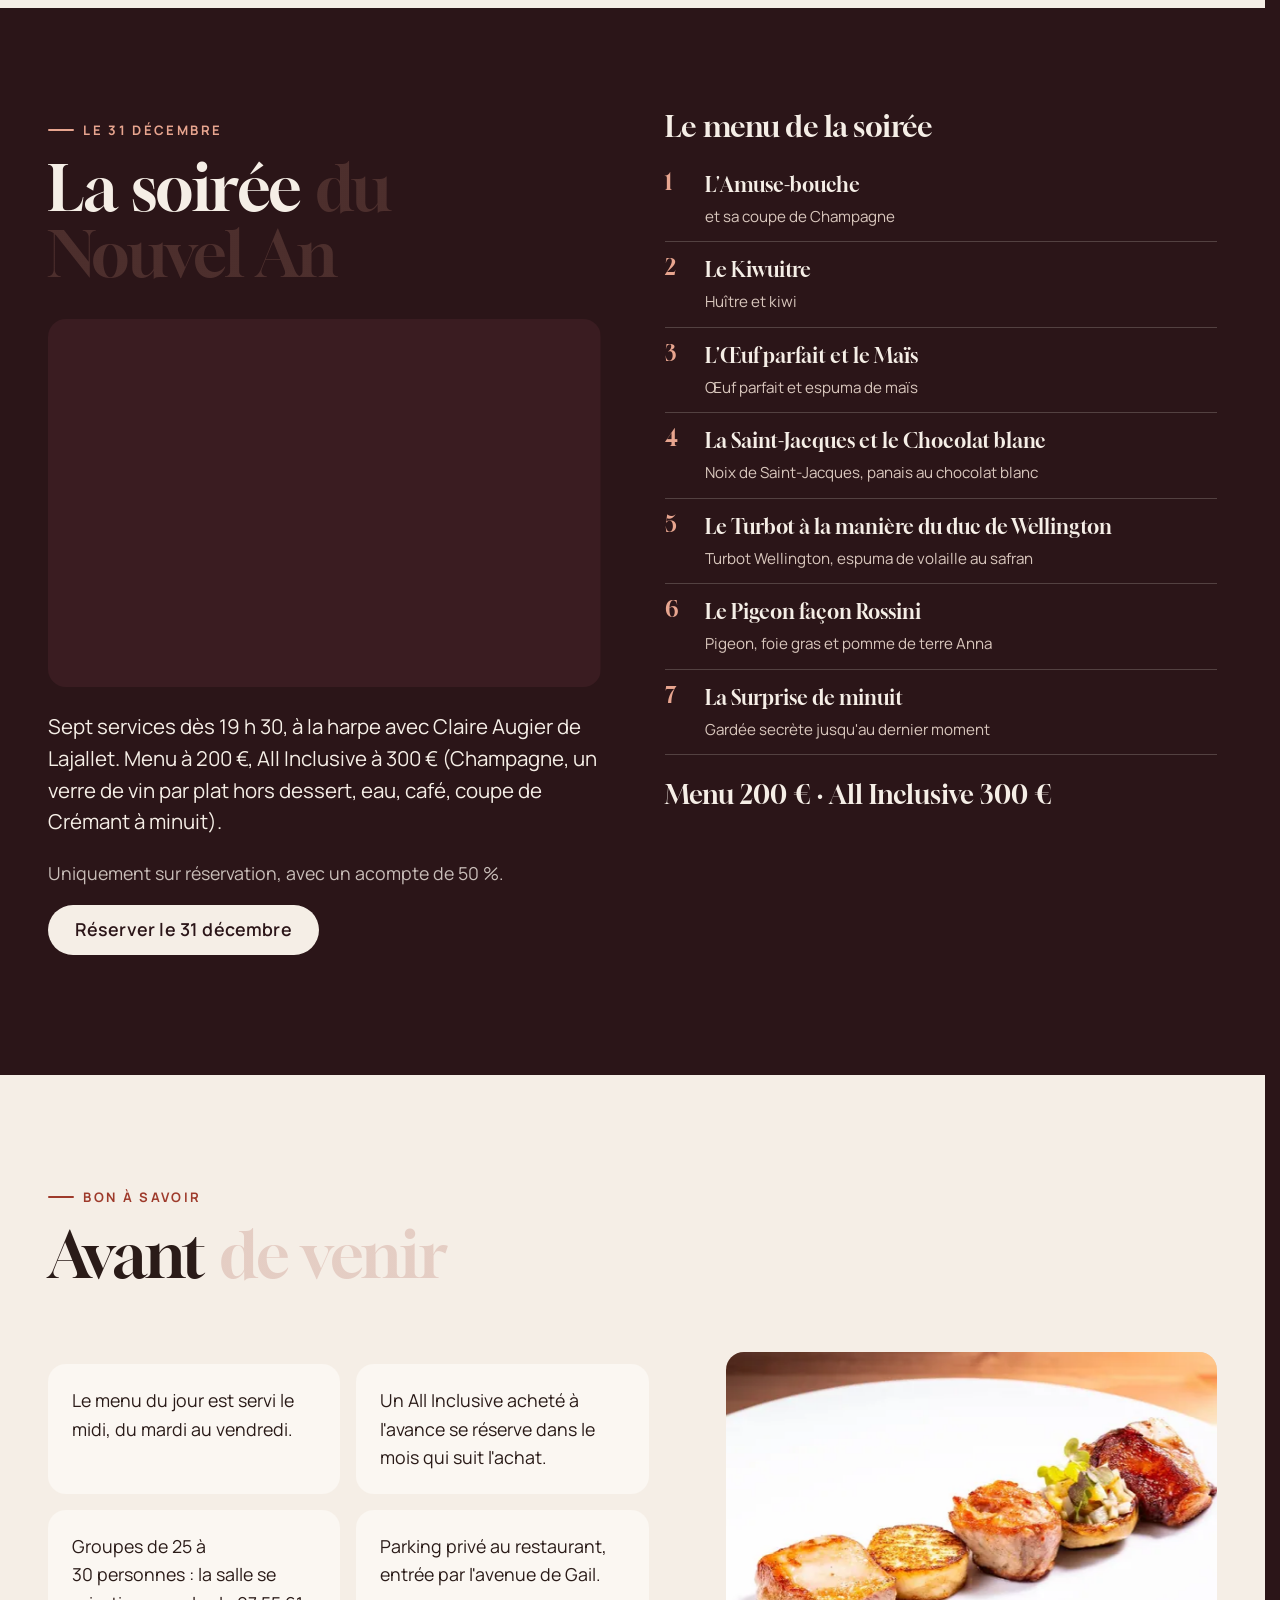
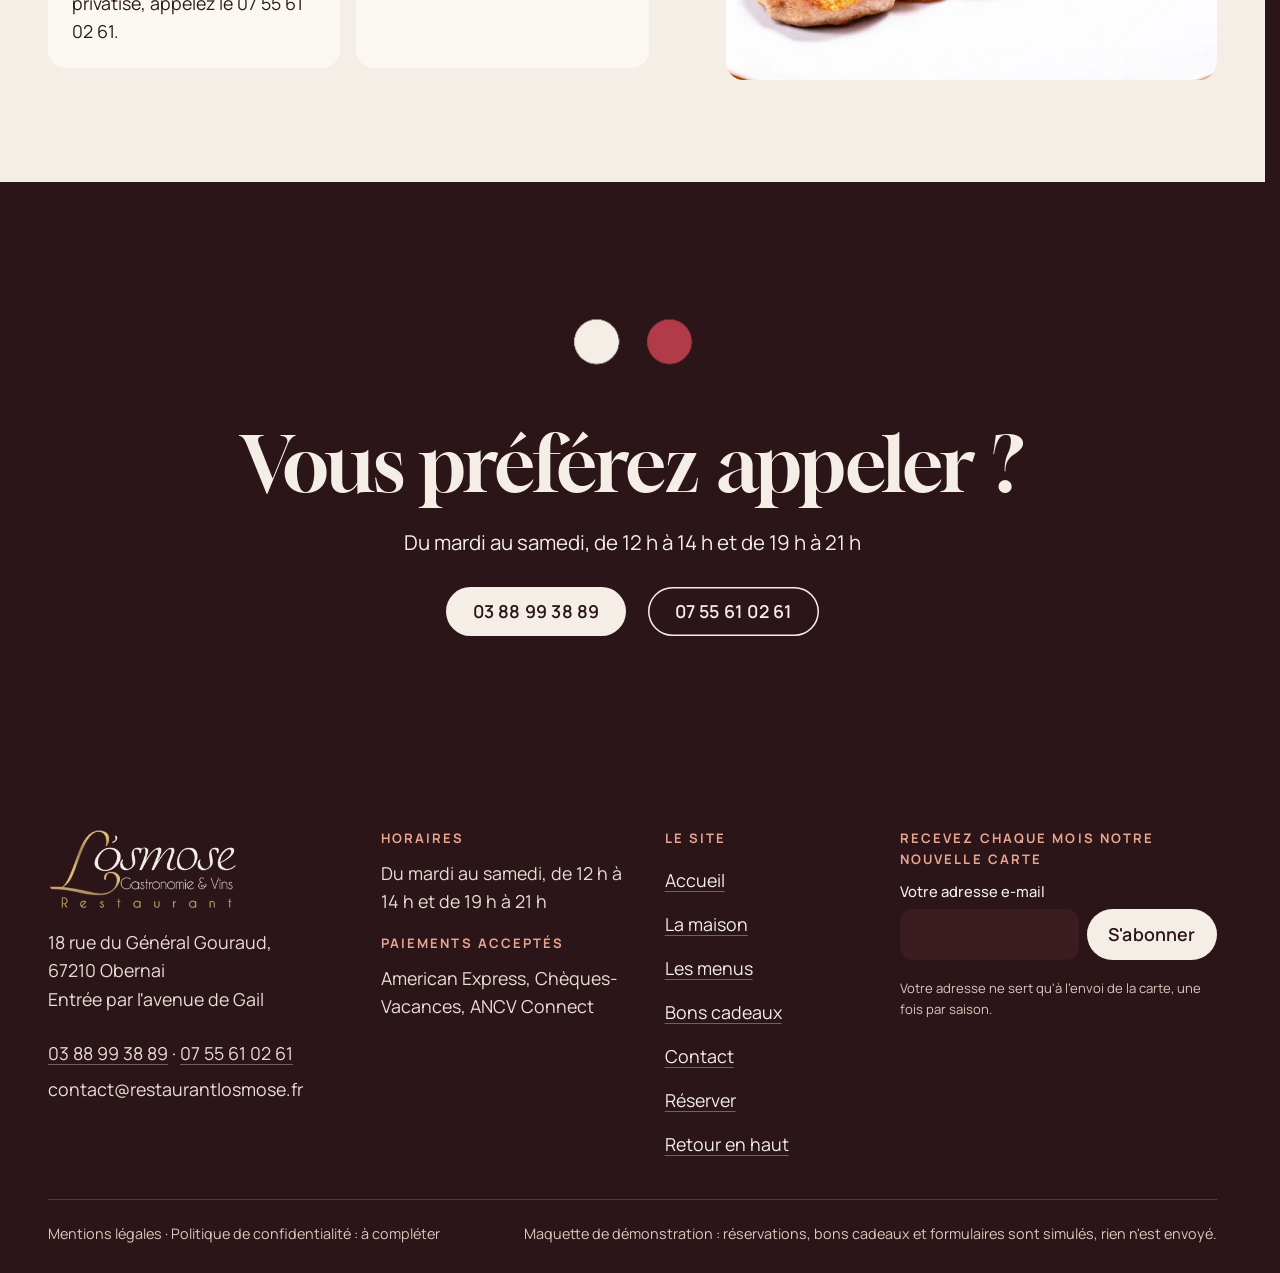
<file: reserver.html>
<!doctype html>
<html lang="fr" data-v="2" data-curseur>
<head>
<meta charset="utf-8">
<meta name="viewport" content="width=device-width, initial-scale=1, viewport-fit=cover">
<title>Réserver une table à L&#39;Osmose</title>
<meta name="description" content="Réservez votre table à L&#39;Osmose, à Obernai : du mardi au samedi, midi et soir, ou la soirée du Nouvel An.">
<meta name="robots" content="noindex, nofollow">
<link rel="canonical" href="https://losmose-maquette.vercel.app/reserver">
<style>:root{--fond:#F5EEE6;--texte:#2A1B18;--voile-fond:#2B1518;--ouverture-fond:#2B1518;--menu-fond:#2B1518}:root { --entete-h: 72px; --barres-h: 0px; } html { background: var(--fond); color: var(--texte); scrollbar-gutter: stable; } body { margin: 0; background: var(--fond); } html.js:not(.secours):not([data-arrivee="retour"]) [data-anime] { opacity: 0; } html.js:not(.secours):not([data-arrivee="retour"]) [data-anime].vu { opacity: 1; } [data-voile] { position: fixed; inset: 0; z-index: 900; background: var(--voile-fond); transform: translateY(100%); visibility: hidden; pointer-events: none; } html[data-arrivee="voile"]:not(.voile-leve):not(.secours) [data-voile] { transform: none; visibility: visible; } html.secours [data-voile] { visibility: hidden !important; } .ouverture-panneau { position: fixed; inset: 0; z-index: 850; display: none; place-content: center; justify-items: center; background: var(--ouverture-fond, var(--voile-fond)); color: var(--fond); text-align: center; } html.js[data-arrivee="intro"]:not(.secours):not(.intro-finie) .ouverture-panneau { display: grid; } html.defilement-bloque, html.defilement-bloque body, html.js[data-arrivee="intro"]:not(.secours):not(.intro-finie), html.js[data-arrivee="intro"]:not(.secours):not(.intro-finie) body, html[data-arrivee="voile"]:not(.voile-leve):not(.secours), html[data-arrivee="voile"]:not(.voile-leve):not(.secours) body { overflow: hidden; } html.js[data-arrivee="intro"]:not(.secours):not(.intro-finie) { background-color: var(--ouverture-fond, var(--voile-fond)); } html[data-arrivee="voile"]:not(.voile-leve):not(.secours) { background-color: var(--voile-fond); }</style>
<script>(function () {
var d = document.documentElement, ss = null, ls = null;
try { ss = window.sessionStorage; ls = window.localStorage; } catch (e) {}
d.classList.add('js');
var nav = performance.getEntriesByType ? performance.getEntriesByType('navigation')[0] : null;
var type = nav ? nav.type : 'navigate';
var depart = null;
try { depart = JSON.parse(ss.getItem('socle:depart') || 'null'); ss.removeItem('socle:depart'); } catch (e) {}
if (depart && !(Date.now() - depart.t < 15000)) depart = null;
var mode = type === 'back_forward' ? 'retour' : type === 'reload' ? 'intro' : depart ? 'voile' : 'intro';
d.setAttribute('data-arrivee', mode);
if (mode === 'voile' && depart.couleur) d.style.setProperty('--voile-fond', depart.couleur);
if (type === 'reload' && 'scrollRestoration' in history) {
history.scrollRestoration = 'manual';
}
try {
var choisie = ls && ls.getItem('socle:langue');
var langue = (d.lang || '').slice(0, 2);
if (choisie && choisie !== langue && type === 'navigate' && !depart) {
var alt = document.querySelector('link[rel="alternate"][hreflang="' + choisie + '"]');
if (alt) location.replace(new URL(alt.href).pathname + location.search + location.hash);
}
} catch (e) {}
setTimeout(function () { if (!d.classList.contains('demarre')) d.classList.add('secours'); }, 2000);
})();</script>
<link rel="preload" href="/assets/fonts/gloock-400.woff2" as="font" type="font/woff2" crossorigin>
<link rel="preload" href="/assets/fonts/manrope-400.woff2" as="font" type="font/woff2" crossorigin>
<link rel="stylesheet" href="/assets/css/socle.css?v=2">
<link rel="stylesheet" href="/assets/css/site.css?v=2">
<link rel="stylesheet" href="/assets/css/apercus.css?v=2">
<link rel="modulepreload" href="/assets/js/site.js?v=2">
<link rel="modulepreload" href="/assets/js/socle/index.js?v=2">
<script src="/assets/vendor/gsap.min.js" defer></script>
<script src="/assets/vendor/ScrollTrigger.min.js" defer></script>
<script src="/assets/vendor/SplitText.min.js" defer></script>
<script type="module" src="/assets/js/site.js?v=2"></script>
<meta name="theme-color" content="#F5EEE6">
<link rel="icon" href="/assets/images/favicon.svg" type="image/svg+xml">
<link rel="apple-touch-icon" href="/assets/images/apple-touch-icon.png">
<meta property="og:type" content="website">
<meta property="og:site_name" content="L&#39;Osmose">
<meta property="og:locale" content="fr_FR">
<meta property="og:title" content="Réserver une table à L&#39;Osmose">
<meta property="og:description" content="Réservez votre table à L&#39;Osmose, à Obernai : du mardi au samedi, midi et soir, ou la soirée du Nouvel An.">
<meta property="og:url" content="https://losmose-maquette.vercel.app/reserver">
<meta property="og:image" content="https://losmose-maquette.vercel.app/assets/partage/reserver-fr.jpg">
<meta property="og:image:width" content="1200">
<meta property="og:image:height" content="630">
<meta property="og:image:alt" content="Table dressée pour deux à L&#39;Osmose">
<meta name="twitter:card" content="summary_large_image">
<script type="application/ld+json">{"@context":"https://schema.org","@type":"Restaurant","name":"L'Osmose","description":"Restaurant gastronomique à Obernai : menus par nombre de services et accords mets et vins.","servesCuisine":"Française moderne","priceRange":"29 € à 122 €","telephone":"+33388993889","email":"contact@restaurantlosmose.fr","address":{"@type":"PostalAddress","streetAddress":"18 rue du Général Gouraud","postalCode":"67210","addressLocality":"Obernai","addressCountry":"FR"},"openingHoursSpecification":[{"@type":"OpeningHoursSpecification","dayOfWeek":["Tuesday","Wednesday","Thursday","Friday","Saturday"],"opens":"12:00","closes":"14:00"},{"@type":"OpeningHoursSpecification","dayOfWeek":["Tuesday","Wednesday","Thursday","Friday","Saturday"],"opens":"19:00","closes":"21:00"}],"acceptsReservations":"True","paymentAccepted":"American Express, Chèques-Vacances, ANCV Connect"}</script>
</head>
<body id="haut">
<div data-voile data-forme="iris" aria-hidden="true"><div class="voile-contenu"><img class="voile-logo" src="/assets/images/logo-clair.webp" alt="" width="640" height="274"><span data-voile-libelle>Réserver</span></div></div>
<div class="ouverture-panneau" data-ouverture aria-hidden="true" data-effet="gouttes">
  <svg class="ouverture-gouttes" viewBox="0 0 240 240" width="240" height="240" data-ouverture-objet>
    <defs><filter id="goo" x="-30%" y="-30%" width="160%" height="160%"><feGaussianBlur in="SourceGraphic" stdDeviation="7" result="b"/><feColorMatrix in="b" values="1 0 0 0 0  0 1 0 0 0  0 0 1 0 0  0 0 0 26 -11"/></filter></defs>
    <g filter="url(#goo)"><circle class="goutte goutte--mets" cx="120" cy="120" r="34"/><circle class="goutte goutte--vin" cx="120" cy="120" r="34"/><circle class="goutte goutte--coeur" cx="120" cy="120" r="0"/></g>
    <circle class="goutte-trou" cx="120" cy="120" r="0"/>
  </svg>
  <img class="ouverture-mot" src="/assets/images/logo-clair.webp" alt="" width="640" height="274">
  <p class="ouverture-ligne">Gastronomie &amp; Vins · Obernai</p>
</div>
<a class="evitement" href="#contenu">Aller au contenu</a>
<header data-entete>
  <div class="entete-rangee">
    <a class="entete-logo" href="/" aria-label="L&#39;Osmose, retour à l&#39;accueil" data-libelle="Accueil">
      <img src="/assets/images/logo-sombre.webp" alt="L&#39;Osmose, gastronomie et vins, restaurant" width="640" height="274">
    </a>
    <nav data-nav aria-label="Navigation principale">
      <ul><li><a href="/la-maison" data-libelle="La maison">La maison</a></li><li><a href="/menus" data-libelle="Les menus">Les menus</a></li><li><a href="/bons-cadeaux" data-libelle="Bons cadeaux">Bons cadeaux</a></li><li><a href="/contact" data-libelle="Contact">Contact</a></li></ul>
    </nav>
    <div class="entete-actions">
      <a class="bouton" href="/reserver" data-libelle="Réserver">Réserver</a>
      <button type="button" data-menu-bouton aria-controls="menu" aria-expanded="false" data-libelle-ouvrir="Menu" data-libelle-fermer="Fermer"><span data-libelle-bouton>Menu</span></button>
      <a class="menu-sansjs" href="#menu" data-menu-lien>Menu</a>
    </div>
  </div>
</header>
<script>/* Avant le premier affichage : rangées de la navigation (même règle que ajusterNav dans assets/js/socle/entete.js)
   et hauteur réelle de l'en-tête, pour que rien ne saute quand le JavaScript du site prend la main. */
(function () {
  var h = document.documentElement, u = document.querySelector('[data-nav] ul'), e = document.querySelector('[data-entete]');
  if (u) {
    var deborde = function () { return u.scrollWidth > u.clientWidth + 1; }, c = deborde();
    if (c && window.matchMedia('(min-width: 900px)').matches) {
      h.classList.add('nav-deux-rangees'); c = deborde();
      if (c) { h.classList.add('nav-deux-lignes'); var a = u.querySelector('a'); c = !a || u.getBoundingClientRect().height > a.getBoundingClientRect().height * 2.5; }
      if (c) h.classList.remove('nav-deux-rangees', 'nav-deux-lignes');
    }
    if (c) h.classList.add('nav-compacte');
  }
  if (e) h.style.setProperty('--entete-h', Math.round(e.getBoundingClientRect().height) + 'px');
})();</script>
<span id="menu-ferme" aria-hidden="true"></span>
<div id="menu" data-menu role="dialog" aria-modal="true" aria-label="Menu">
  <p class="menu-sansjs-fermer"><a href="#menu-ferme">Fermer</a></p>
  <ul><li style="--i:0"><a href="/" class="menu-lien" data-libelle="Accueil">Accueil</a></li><li style="--i:1"><a href="/la-maison" class="menu-lien" data-libelle="La maison">La maison</a></li><li style="--i:2"><a href="/menus" class="menu-lien" data-libelle="Les menus">Les menus</a></li><li style="--i:3"><a href="/bons-cadeaux" class="menu-lien" data-libelle="Bons cadeaux">Bons cadeaux</a></li><li style="--i:4"><a href="/contact" class="menu-lien" data-libelle="Contact">Contact</a></li><li style="--i:5"><a href="/reserver" class="menu-lien" data-libelle="Réserver" aria-current="page">Réserver</a></li></ul>
  <p class="menu-contact"><a class="bouton bouton--clair" href="tel:+33388993889">Appeler 03 88 99 38 89</a></p>
  <p class="menu-horaires">Du mardi au samedi, de 12 h à 14 h et de 19 h à 21 h</p>
</div>
<main id="contenu" tabindex="-1">
<section class="page-haut conteneur resa-tete" id="debut">
  <div>
    <p class="surtitre entree masque-ecran-tres-bas" data-anime="gsap">Réserver</p>
    <h1 class="page-titre entree" data-anime="gsap" data-grille="typo">Votre table <em>à L’Osmose</em></h1>
    <p class="chapo entree masque-ecran-bas" data-anime="gsap">Choisissez le jour, le service et le nombre de couverts : nous confirmons votre demande par téléphone ou par e-mail.</p>
    <p class="hero-info entree" data-anime="gsap" data-info-cle><span class="pastille" data-statut-lieu><span class="point"></span><span data-statut-texte>Du mardi au samedi</span></span><a href="tel:+33388993889">03 88 99 38 89</a></p>
    <form class="formulaire-resa entree" data-anime="gsap" data-resa data-formulaire data-grille="retour" novalidate id="reservation">
      <p class="etiquette" id="jour-titre">Le jour</p>
      <noscript><div class="champ"><label for="jour-sansjs">Le jour</label><input id="jour-sansjs" type="date" name="jour-sansjs" data-action-principale></div><div class="champ"><label for="heure-sansjs">L&#39;heure d&#39;arrivée</label><input id="heure-sansjs" type="time" name="heure-sansjs" min="12:00" max="20:30"></div></noscript>
      <div class="jours" data-jours role="group" aria-labelledby="jour-titre" data-action-principale data-iris-centre><noscript><style>.jours{display:none}</style></noscript></div>
      <p class="etiquette">L&#39;heure d&#39;arrivée</p>
      <div class="creneaux" data-creneaux role="group" aria-label="L&#39;heure d&#39;arrivée"></div>
      <input type="hidden" name="jour"><input type="hidden" name="heure">
      <div class="resa-ligne">
        <div class="champ"><p class="etiquette" id="couverts-titre">Couverts</p><div class="nombre nombre--clair" role="group" aria-labelledby="couverts-titre"><button type="button" data-couvert="-1" aria-label="Un couvert de moins">−</button><output data-couverts aria-live="polite">2</output><button type="button" data-couvert="1" aria-label="Un couvert de plus">+</button></div></div>
        <div class="champ"><label for="formule">Votre menu (facultatif)</label><select id="formule" name="formule"><option value="">À choisir sur place</option><option value="jour">Menu du jour (midi, du mardi au vendredi)</option><option value="quatre">Menu en 4 services</option><option value="quatre-accord">Menu en 4 services, accord mets et vins</option><option value="cinq">Menu en 5 services</option><option value="cinq-accord">Menu en 5 services, accord mets et vins</option><option value="all-inclusive-3">All Inclusive, 3 services</option><option value="all-inclusive-4">All Inclusive, 4 services</option><option value="all-inclusive-5">All Inclusive, 5 services</option><option value="nouvel-an">Soirée du Nouvel An, menu</option><option value="nouvel-an-all-inclusive">Soirée du Nouvel An, All Inclusive</option></select></div>
      </div>
      <div class="resa-ligne">
        <div class="champ"><label for="resa-nom">Votre nom</label><input id="resa-nom" name="nom" autocomplete="name" required></div>
        <div class="champ"><label for="resa-tel">Votre téléphone</label><input id="resa-tel" name="telephone" type="tel" autocomplete="tel" required></div>
      </div>
      <div class="champ"><label for="resa-email">Votre e-mail</label><input id="resa-email" name="email" type="email" autocomplete="email" required></div>
      <div class="champ"><label for="resa-note">Une demande particulière ? (allergie, occasion, chaise haute…)</label><textarea id="resa-note" name="note" rows="3"></textarea></div>
      <p class="resa-recap" data-resa-recap aria-live="polite">Choisissez un jour et une heure.</p>
      <p class="mention-donnees">Vos coordonnées servent seulement à vous répondre. Créneaux d&#39;arrivée donnés à titre indicatif : à confirmer par la maison.</p>
      <button class="bouton" type="submit">Envoyer ma demande</button>
      <p data-message-envoi hidden></p>
    </form>
  </div>
  <figure class="media resa-media apercu--reserver-ouverture" data-grok data-fx="parallaxe" style="--cadrage:39% 52%;--cadrage-mobile:39% 52%">
  <picture><source media="(max-width: 760px) and (orientation: portrait)" srcset="/assets/images/grok/reserver-ouverture-mobile-640.webp 640w, /assets/images/grok/reserver-ouverture-mobile-1080.webp 1080w" sizes="(max-width: 900px) 92vw, 32vw">
    <img src="/assets/images/grok/reserver-ouverture-1280.webp" srcset="/assets/images/grok/reserver-ouverture-640.webp 640w, /assets/images/grok/reserver-ouverture-1280.webp 1280w" sizes="(max-width: 900px) 92vw, 32vw" alt="Table dressée pour deux, nappe blanche, verres en cristal et bougie, devant un mur de grès rose" width="1280" height="1601" fetchpriority="high" loading="eager" decoding="async">
  </picture><figcaption class="mention-ia">Illustration générée</figcaption>
</figure>
</section>
<section class="section sombre" id="nouvel-an">
  <div class="conteneur nouvel-an">
    <div>
      <p class="surtitre" data-anime>Le 31 décembre</p>
      <h2 data-anime="lignes">La soirée <em>du Nouvel An</em></h2>
      <figure class="media " data-anime="rideau" style="--cadrage:50% 48%">
  <picture>
    <img src="/assets/images/nouvel-an-784.webp" srcset="/assets/images/nouvel-an-480.webp 480w, /assets/images/nouvel-an-640.webp 640w, /assets/images/nouvel-an-784.webp 784w" sizes="(max-width: 900px) 92vw, 46vw" alt="Poisson doré, cheveux d&#39;ange croustillants et baies rouges sur une assiette blanche, bougies et décor de fêtes derrière" width="784" height="522" loading="lazy" decoding="async">
  </picture>
</figure>
      <p class="chapo" data-anime style="margin-top:24px">Sept services dès 19 h 30, à la harpe avec Claire Augier de Lajallet. Menu à 200 €, All Inclusive à 300 € (Champagne, un verre de vin par plat hors dessert, eau, café, coupe de Crémant à minuit).</p>
      <p class="doux" data-anime>Uniquement sur réservation, avec un acompte de 50 %.</p>
      <p data-anime><a class="bouton bouton--clair" href="#reservation" data-nouvel-an>Réserver le 31 décembre</a></p>
    </div>
    <div>
      <h3 data-anime>Le menu de la soirée</h3>
      <ol class="plats-soiree" data-anime="cascade"><li><p style="margin:0"><strong>L&#39;Amuse-bouche</strong><span>et sa coupe de Champagne</span></p></li><li><p style="margin:0"><strong>Le Kiwuitre</strong><span>Huître et kiwi</span></p></li><li><p style="margin:0"><strong>L&#39;Œuf parfait et le Maïs</strong><span>Œuf parfait et espuma de maïs</span></p></li><li><p style="margin:0"><strong>La Saint-Jacques et le Chocolat blanc</strong><span>Noix de Saint-Jacques, panais au chocolat blanc</span></p></li><li><p style="margin:0"><strong>Le Turbot à la manière du duc de Wellington</strong><span>Turbot Wellington, espuma de volaille au safran</span></p></li><li><p style="margin:0"><strong>Le Pigeon façon Rossini</strong><span>Pigeon, foie gras et pomme de terre Anna</span></p></li><li><p style="margin:0"><strong>La Surprise de minuit</strong><span>Gardée secrète jusqu&#39;au dernier moment</span></p></li></ol>
      <p class="tarifs" data-anime data-prix style="font-family:var(--police-titres);font-size:1.6rem;margin-top:20px"><span class="insecable">Menu 200 €</span> · <span class="insecable">All Inclusive 300 €</span></p>
    </div>
  </div>
</section>
<section class="section conteneur" id="bon-a-savoir">
  <div class="tete-section"><div><p class="surtitre" data-anime>Bon à savoir</p><h2 data-anime="lignes">Avant <em>de venir</em></h2></div></div>
  <div class="duo-image">
    <ul class="savoir" data-anime="cascade">
      <li>Le menu du jour est servi le midi, du mardi au vendredi.</li><li>Un All Inclusive acheté à l&#39;avance se réserve dans le mois qui suit l&#39;achat.</li><li>Groupes de 25 à 30 personnes : la salle se privatise, appelez le 07 55 61 02 61.</li><li>Parking privé au restaurant, entrée par l&#39;avenue de Gail.</li>
    </ul>
    <figure class="media " data-fx="zoom" style="--cadrage:54% 50%">
  <picture>
    <img src="/assets/images/carte-cinq-784.webp" srcset="/assets/images/carte-cinq-480.webp 480w, /assets/images/carte-cinq-640.webp 640w, /assets/images/carte-cinq-784.webp 784w" sizes="(max-width: 900px) 92vw, 40vw" alt="Cinq bouchées dorées alignées sur une grande assiette blanche" width="784" height="523" loading="lazy" decoding="async">
  </picture>
</figure>
  </div>
</section>
<section class="section sombre fin" id="fin">
  <div class="conteneur">
    <svg class="fin-gouttes" viewBox="0 0 240 160" aria-hidden="true" data-effet="gouttes" data-visuel>
  <defs><filter id="goo-reserver" x="-30%" y="-30%" width="160%" height="160%"><feGaussianBlur in="SourceGraphic" stdDeviation="7" result="b"/><feColorMatrix in="b" values="1 0 0 0 0  0 1 0 0 0  0 0 1 0 0  0 0 0 26 -11"/></filter></defs>
  <g filter="url(#goo-reserver)"><circle class="fg-mets" cx="78" cy="80" r="36" fill="#F5EEE6"/><circle class="fg-vin" cx="162" cy="80" r="36" fill="#B23A48"/></g>
</svg>
    <h2 data-anime="lignes">Vous préférez appeler ?</h2>
    <p class="chapo" data-anime>Du mardi au samedi, de 12 h à 14 h et de 19 h à 21 h</p>
    <div class="actions" data-anime><a class="bouton bouton--clair" href="tel:+33388993889">03 88 99 38 89</a><a class="bouton bouton--contour" href="tel:+33755610261">07 55 61 02 61</a></div>
  </div>
</section>
</main>
<footer class="pied" id="pied" data-masque-barre>
  <div class="conteneur pied-grille">
    <div class="pied-marque">
      <img class="pied-logo" src="/assets/images/logo-clair.webp" alt="L&#39;Osmose, gastronomie et vins, restaurant" width="640" height="274" loading="lazy">
      <p>18 rue du Général Gouraud, 67210 Obernai<br>Entrée par l&#39;avenue de Gail</p>
      <p><a href="tel:+33388993889">03 88 99 38 89</a> · <a href="tel:+33755610261">07 55 61 02 61</a><br><span class="courriel">contact@restaurantlosmose.fr</span></p>
    </div>
    <div>
      <p class="pied-titre">Horaires</p>
      <p>Du mardi au samedi, de 12 h à 14 h et de 19 h à 21 h</p>
      <p class="pied-titre">Paiements acceptés</p>
      <p>American Express, Chèques-Vacances, ANCV Connect</p>
    </div>
    <nav aria-label="Le site">
      <p class="pied-titre">Le site</p>
      <ul><li><a href="/" data-libelle="Accueil">Accueil</a></li><li><a href="/la-maison" data-libelle="La maison">La maison</a></li><li><a href="/menus" data-libelle="Les menus">Les menus</a></li><li><a href="/bons-cadeaux" data-libelle="Bons cadeaux">Bons cadeaux</a></li><li><a href="/contact" data-libelle="Contact">Contact</a></li><li><a href="/reserver" data-libelle="Réserver" aria-current="page">Réserver</a></li><li><a href="#haut" data-sans-transition>Retour en haut</a></li></ul>
    </nav>
    <form class="pied-lettre" data-formulaire novalidate>
      <p class="pied-titre" id="lettre-titre">Recevez chaque mois notre nouvelle carte</p>
      <div class="champ"><label for="lettre-email">Votre adresse e-mail</label>
      <div class="pied-lettre-ligne"><input id="lettre-email" name="email" type="email" required autocomplete="email"><button class="bouton" type="submit">S&#39;abonner</button></div></div>
      <p class="mention-donnees">Votre adresse ne sert qu&#39;à l&#39;envoi de la carte, une fois par saison.</p>
      <p data-message-envoi hidden></p>
    </form>
  </div>
  <div class="conteneur pied-bas"><p>Mentions légales · Politique de confidentialité : à compléter</p><p>Maquette de démonstration : réservations, bons cadeaux et formulaires sont simulés, rien n&#39;est envoyé.</p></div>
</footer>
<div data-barre-fixe>
  <a class="bouton bouton--contour" href="tel:+33388993889">Appeler</a>
  <a class="bouton" href="/reserver" data-libelle="Réserver">Réserver</a>
</div>
<div class="fil" data-grille="fil" data-audit-ignorer aria-hidden="true"><span class="fil-trait"></span><span class="fil-vin"></span><span class="fil-points"></span><span class="fil-goutte"></span><span class="fil-nom"></span></div>
<script type="application/json" id="horaires-donnees">{"fuseau":"Europe/Paris","seuil_ferme_bientot":30,"regle_feries":"ouvert","feries":[],"adresses":[{"id":"restaurant","nom":"L'Osmose","adresse":"18 rue du Général Gouraud, 67210 Obernai","telephone":"03 88 99 38 89","semaine":{"lundi":[],"mardi":["12:00-14:00","19:00-21:00"],"mercredi":["12:00-14:00","19:00-21:00"],"jeudi":["12:00-14:00","19:00-21:00"],"vendredi":["12:00-14:00","19:00-21:00"],"samedi":["12:00-14:00","19:00-21:00"],"dimanche":[]},"exceptions":[]}]}</script>
</body>
</html>
</file>
<file: assets/css/socle.css>
/* Socle : règles communes à toutes les maquettes. Le style du projet va dans site.css.
   Les couleurs et polices du projet se règlent par les variables ci-dessous (redéfinies dans site.css). */
:root {
  --police-titres: Georgia, 'Times New Roman', serif;
  --police-texte: system-ui, -apple-system, 'Segoe UI', Roboto, sans-serif;
  --accent: #b3361f;
  --texte-doux: color-mix(in srgb, var(--texte) 78%, var(--fond));
  --ligne: color-mix(in srgb, var(--texte) 18%, var(--fond));
  --gouttiere: clamp(16px, 4vw, 48px);
  --largeur: 1240px;
  --rayon: 6px;
  --duree: .7s;
  --courbe: cubic-bezier(.22, 1, .36, 1);
}

*, *::before, *::after { box-sizing: border-box; }
html { -webkit-text-size-adjust: 100%; text-size-adjust: 100%; }
body {
  font-family: var(--police-texte); font-size: clamp(1rem, .96rem + .2vw, 1.125rem); line-height: 1.6;
  padding-bottom: var(--barres-h); overflow-x: clip;
}
img, picture, video, canvas, svg { display: block; max-width: 100%; }
img, video { height: auto; }
h1, h2, h3, h4 { font-family: var(--police-titres); line-height: 1.08; margin: 0 0 .5em; text-wrap: balance; font-weight: 600; }
p, li, dd, figcaption { text-wrap: pretty; }
p { margin: 0 0 1em; }
a { color: inherit; }
a[href^="mailto:"] { overflow-wrap: anywhere; }
button, input, select, textarea { font: inherit; color: inherit; }
button { cursor: pointer; }
:where(a, button, input, select, textarea, summary, [tabindex]) { -webkit-tap-highlight-color: transparent; }
:focus { outline: none; }
:focus-visible { outline: 3px solid var(--accent); outline-offset: 3px; border-radius: 2px; }
[id] { scroll-margin-top: calc(var(--entete-h) + 12px); scroll-margin-bottom: calc(var(--barres-h) + 12px); }
/* Lien profond vers une scène qui cache l'en-tête : elle arrive tout en haut de l'écran (comme aller() du socle). */
html.js:not(.secours) :is([data-entete-cache], [data-entete-cache] [id], [data-fx="plein-ecran"], [data-fx="plein-ecran"] [id]) { scroll-margin-top: 0; }
[hidden] { display: none !important; }

.visuellement-cache {
  position: absolute !important; width: 1px; height: 1px; padding: 0; margin: -1px;
  overflow: hidden; clip: rect(0 0 0 0); white-space: nowrap; border: 0;
}
.evitement {
  position: fixed; left: 12px; top: 12px; z-index: 1000; padding: 12px 16px; background: var(--texte); color: var(--fond);
  transform: translateY(-160%); text-decoration: none;
}
.evitement:focus-visible { transform: none; }
.conteneur { width: min(100% - 2 * var(--gouttiere), var(--largeur)); margin-inline: auto; }
.chiffres { font-variant-numeric: tabular-nums; }

/* Boutons : zones tactiles d'au moins 44 px. */
.bouton {
  display: inline-flex; align-items: center; justify-content: center; gap: .5em;
  min-height: 48px; min-width: 44px; padding: .7em 1.4em; border-radius: 999px;
  background: var(--accent); color: var(--fond); text-decoration: none; font-weight: 600; border: 0;
  line-height: 1.2; text-align: center;
}
.bouton--contour { background: transparent; color: inherit; box-shadow: inset 0 0 0 2px currentColor; }
.bouton[disabled] { opacity: .55; cursor: not-allowed; }

/* Apparitions : cachées par le style critique jusqu'à .vu, jamais recachées. */
html.js:not(.secours):not([data-arrivee="retour"]) [data-anime]:not([data-anime="gsap"]) {
  transform: translate3d(0, 1.2rem, 0);
  transition: opacity var(--duree) var(--courbe) var(--delai, 0s), transform var(--duree) var(--courbe) var(--delai, 0s);
}
html.js:not(.secours):not([data-arrivee="retour"]) [data-anime]:not([data-anime="gsap"]).vu { transform: none; }

/* Bibliothèque d'effets (effets.js). Apparitions : le bloc lui-même ne glisse pas, ce sont ses parties qui arrivent.
   Mêmes conditions que les apparitions : en secours, au retour et sans JavaScript, état final direct.
   Les transitions ne valent que pendant l'arrivée (.fx-fini ensuite) : celles du projet reprennent la main. */
html.js:not(.secours):not([data-arrivee="retour"]) :is([data-anime="lignes"], [data-anime="mots"], [data-anime="lettres"], [data-anime="cascade"]):not([data-anime="gsap"]) {
  transform: none; transition: opacity .25s linear var(--delai, 0s);
}
/* Masques des lignes : découpe par clip-path, débordante en haut et sur les côtés (accents), un peu en bas (jambages),
   au lieu d'un overflow et de marges : la mise en page ne change pas d'un pixel pendant la découpe. La ligne part
   d'assez bas (135 %) pour rester invisible malgré le débord du bas. */
.fx-ligne-mask { overflow: visible !important; clip-path: inset(-.4em -.6em -.2em -.6em); }
html.js:not(.secours):not([data-arrivee="retour"]) [data-anime="lignes"] .fx-ligne {
  transform: translate3d(0, 135%, 0); transition: transform 1s var(--courbe) calc(var(--delai, 0s) + var(--i, 0) * 90ms);
}
html.js:not(.secours):not([data-arrivee="retour"]) [data-anime="lignes"].vu .fx-ligne { transform: none; }
html.js:not(.secours):not([data-arrivee="retour"]) [data-anime="mots"] .fx-mot {
  opacity: 0; transform: translate3d(0, .5em, 0);
  transition: opacity .6s var(--courbe) calc(var(--delai, 0s) + var(--i, 0) * 35ms), transform .7s var(--courbe) calc(var(--delai, 0s) + var(--i, 0) * 35ms);
}
html.js:not(.secours):not([data-arrivee="retour"]) [data-anime="mots"].vu .fx-mot { opacity: 1; transform: none; }
/* Lettres : chaque mot reste d'un bloc (jamais coupé en fin de ligne), les lettres basculent en place. */
[data-anime="lettres"] :is(.fx-mot-l, .fx-lettre) { display: inline-block; }
html.js:not(.secours):not([data-arrivee="retour"]) [data-anime="lettres"] .fx-lettre {
  opacity: 0; transform: translate3d(0, .55em, 0) rotate(12deg); transform-origin: 0 100%;
  transition: opacity .5s var(--courbe) calc(var(--delai, 0s) + var(--i, 0) * 18ms), transform .8s var(--courbe) calc(var(--delai, 0s) + var(--i, 0) * 18ms);
}
html.js:not(.secours):not([data-arrivee="retour"]) [data-anime="lettres"].vu .fx-lettre { opacity: 1; transform: none; }
html.js:not(.secours):not([data-arrivee="retour"]) [data-anime="cascade"] > * { opacity: 0; transform: translate3d(0, 1.8rem, 0); }
html.js:not(.secours):not([data-arrivee="retour"]) [data-anime="cascade"]:not(.fx-fini) > * {
  transition: opacity .7s var(--courbe) calc(var(--delai, 0s) + var(--i, 0) * 80ms), transform .9s var(--courbe) calc(var(--delai, 0s) + var(--i, 0) * 80ms);
}
html.js:not(.secours):not([data-arrivee="retour"]) [data-anime="cascade"].vu > * { opacity: 1; transform: none; }
/* Rideau : règle aussi précise que celle des apparitions (sinon sa transition de découpe serait écrasée). */
html.js:not(.secours):not([data-arrivee="retour"]) [data-anime="rideau"]:not([data-anime="gsap"]) {
  transform: none; clip-path: inset(0 0 100% 0);
}
html.js:not(.secours):not([data-arrivee="retour"]) [data-anime="rideau"]:not([data-anime="gsap"]):not(.fx-fini) {
  transition: opacity .25s linear var(--delai, 0s), clip-path 1.2s cubic-bezier(.77, 0, .18, 1) var(--delai, 0s);
}
html.js:not(.secours):not([data-arrivee="retour"]) [data-anime="rideau"]:not([data-anime="gsap"]).vu { clip-path: inset(0 0 0 0); }
html.js:not(.secours):not([data-arrivee="retour"]) [data-anime="rideau"]:not([data-fx]) > :is(picture, video) { transform: scale(1.14); }
html.js:not(.secours):not([data-arrivee="retour"]) [data-anime="rideau"]:not([data-fx]):not(.fx-fini) > :is(picture, video) { transition: transform 1.6s var(--courbe) var(--delai, 0s); }
html.js:not(.secours):not([data-arrivee="retour"]) [data-anime="rideau"].vu:not([data-fx]) > :is(picture, video) { transform: none; }
/* Effets liés au défilement : l'image déplacée par GSAP n'a aucune transition CSS (une seule source par propriété). */
[data-fx="parallaxe"] > :is(picture, video, img), [data-fx="zoom"] > :is(picture, video, img) { transition: none; }
/* WebGL « onde » : le canvas, calé sur l'image, n'est visible que pendant le mouvement ; au repos, l'image d'origine, nette. */
[data-fx="onde"] { position: relative; }
.fx-onde { position: absolute; left: 0; top: 0; width: 100%; height: 100%; pointer-events: none; opacity: 0; transition: opacity .3s linear; }
.fx-onde--actif { opacity: 1; transition-duration: .12s; }
/* Image qui s'ouvre en plein écran : section haute, cadre collant en haut de l'écran (sticky, pas d'épinglage GSAP).
   En secours et sans JavaScript : image entière dans une section normale (règles [data-collant]). */
html.js:not(.secours) [data-fx="plein-ecran"] { position: relative; height: var(--fx-longueur, 260svh); }
html.js:not(.secours) [data-fx="plein-ecran"] > [data-collant] { position: sticky; top: 0; height: 100vh; height: 100svh; overflow: hidden; }
[data-fx="plein-ecran"] > [data-collant] > .media, [data-fx="plein-ecran"] [data-fx-cible] { width: 100%; height: 100%; border-radius: 0; }
:is(html.secours, html:not(.js)) [data-fx="plein-ecran"] [data-fx-cible] { height: 100svh; }
/* Mots géants : la rangée garde sa largeur (mots répétés au besoin) et ne sort jamais de son bandeau.
   En secours et sans JavaScript, les mots passent à la ligne : rien n'est coupé. */
[data-fx="mots-geants"] { overflow: hidden; overflow: clip; }
[data-fx="mots-geants"] [data-fx-rangee] { width: max-content; white-space: nowrap; margin: 0; }
:is(html.secours, html:not(.js)) [data-fx="mots-geants"] { overflow: visible; }
:is(html.secours, html:not(.js)) [data-fx="mots-geants"] [data-fx-rangee] { width: auto; white-space: normal; line-height: 1.2; }
/* Inclinaison selon la vitesse : GSAP seul tient la transformation (pas de transition CSS sur transform). */
[data-fx="vitesse"], [data-fx="mots-geants"] [data-fx-rangee] { transition-property: opacity, color, background-color, border-color, box-shadow !important; }

/* Effets au survol : au premier survol, GSAP prend la main sur la transformation (classe fx-survol) :
   plus aucune transition CSS sur transform pour cet élément. */
.fx-survol { transition-property: opacity, color, background-color, border-color, box-shadow !important; }

[data-boucle-css].hors-ecran, [data-boucle-css].hors-ecran *, [data-boucle-css].en-pause, [data-boucle-css].en-pause * { animation-play-state: paused !important; }

/* En-tête : opaque, jamais coupé, se cache en descendant. */
[data-entete] {
  position: fixed; inset: 0 0 auto; z-index: 800; background: var(--fond);
  border-bottom: 1px solid var(--ligne); transition: transform .35s var(--courbe);
}
html.entete-cache [data-entete], html.scene-sans-entete:not(.menu-ouvert) [data-entete] { transform: translateY(-100%); }
.entete-rangee {
  display: flex; align-items: center; gap: clamp(8px, 2vw, 28px);
  min-height: 64px; padding: 8px var(--gouttiere); max-width: calc(var(--largeur) + 2 * var(--gouttiere)); margin-inline: auto;
}
.entete-logo { display: inline-flex; align-items: center; gap: .6em; min-height: 44px; text-decoration: none; font-weight: 700; flex: none; }
.entete-logo img { width: 36px; height: 36px; }
[data-nav] { flex: 1 1 auto; min-width: 0; display: flex; justify-content: flex-end; }
[data-nav] ul { display: flex; gap: clamp(12px, 2vw, 28px); list-style: none; margin: 0; padding: 0; min-width: 0; overflow: hidden; white-space: nowrap; }
/* Un lien de navigation ne passe jamais à la ligne : sinon il « tient » sur deux lignes et le relais
   (deuxième rangée, bouton Menu) ne se déclenche pas. */
[data-nav] a { display: inline-flex; align-items: center; min-height: 44px; text-decoration: none; white-space: nowrap; }
[data-nav] a[aria-current] { text-decoration: underline; text-underline-offset: .35em; text-decoration-thickness: 2px; }
.entete-actions { display: flex; align-items: center; gap: 8px; flex: none; }
.entete-actions .bouton { min-height: 44px; padding-inline: 1.1em; }
.entete-langue { display: inline-flex; align-items: center; justify-content: center; min-width: 44px; min-height: 44px; text-decoration: none; font-weight: 600; text-transform: uppercase; }
[data-menu-bouton] { display: none; min-height: 44px; min-width: 44px; padding: 0 14px; border: 0; border-radius: 999px; background: var(--texte); color: var(--fond); font-weight: 600; }
html.nav-compacte [data-nav] { display: none; }
html.nav-compacte [data-menu-bouton] { display: inline-flex; align-items: center; }
html.nav-compacte .entete-actions { margin-left: auto; }
/* Dès 900 px, les liens qui ne tiennent pas à côté du logo passent sur une deuxième rangée (entete.js) :
   jamais le bouton Menu seul sur ordinateur. L'en-tête est plus haut : --entete-h suit (mesures.js). */
html.nav-deux-rangees .entete-rangee { flex-wrap: wrap; row-gap: 0; }
html.nav-deux-rangees [data-nav] { order: 3; flex: 1 0 100%; justify-content: flex-start; border-top: 1px solid var(--ligne); }
html.nav-deux-rangees .entete-actions { margin-left: auto; }
html.nav-deux-lignes [data-nav] ul { flex-wrap: wrap; row-gap: 0; column-gap: clamp(12px, 1.6vw, 24px); }
@media (max-width: 520px) { .entete-actions .bouton { display: none; } }

/* Sans JavaScript : l'en-tête reste dans le flux (sa hauteur n'est pas mesurée, rien ne passe dessous).
   Dès 900 px, les liens passent à la ligne sous le logo ; en dessous, un lien Menu ouvre le menu plein écran
   par son ancre (#menu:target) et un lien Fermer le referme. */
.menu-sansjs, .menu-sansjs-fermer { display: none; }
html:not(.js) { --entete-h: 0px; }
html:not(.js) [data-entete] { position: relative; }
@media (min-width: 900px) {
  html:not(.js) .entete-rangee { flex-wrap: wrap; row-gap: 0; }
  html:not(.js) [data-nav] { order: 3; flex: 1 0 100%; justify-content: flex-start; }
  html:not(.js) [data-nav] ul { flex-wrap: wrap; column-gap: clamp(12px, 2vw, 28px); row-gap: 0; }
  html:not(.js) .entete-actions { margin-left: auto; }
}
@media (max-width: 899px) {
  html:not(.js) [data-nav] { display: none; }
  html:not(.js) .entete-actions { margin-left: auto; }
  html:not(.js) .menu-sansjs {
    display: inline-flex; align-items: center; min-height: 44px; min-width: 44px; padding: 0 14px; border-radius: 999px;
    background: var(--texte); color: var(--fond); font-weight: 600; text-decoration: none;
  }
}
html:not(.js) #menu:target { z-index: 810; visibility: visible; opacity: 1; transition: none; padding-top: 24px; }
html:not(.js) #menu:target li { opacity: 1; transform: none; transition: none; }
html:not(.js) #menu:target .menu-sansjs-fermer { display: block; margin: 0 0 16px; }
html:not(.js) .menu-sansjs-fermer a { display: inline-flex; align-items: center; min-height: 44px; font-weight: 600; }
/* Cible du lien Fermer : fixe, elle ne fait pas défiler la page quand le menu se referme. */
#menu-ferme { position: fixed; top: 0; left: 0; width: 1px; height: 1px; pointer-events: none; }
/* Sans JavaScript, la barre fixe du téléphone n'est pas mesurée : sa hauteur est réservée d'office. */
@media (max-width: 760px) { html:not(.js) { --barres-h: calc(65px + env(safe-area-inset-bottom)); } }

/* Menu : plein écran, liens qui arrivent l'un après l'autre. */
[data-menu] {
  position: fixed; inset: 0; z-index: 790; background: var(--menu-fond, var(--fond)); overflow-y: auto; overscroll-behavior: contain;
  padding: calc(var(--entete-h) + 24px) var(--gouttiere) calc(32px + var(--barres-h));
  visibility: hidden; opacity: 0; transition: opacity .3s var(--courbe), visibility 0s .3s;
}
html.menu-ouvert [data-menu] { visibility: visible; opacity: 1; transition: opacity .3s var(--courbe); }
html.menu-ouvert [data-entete] { transform: none; }
[data-menu] ul { list-style: none; margin: 0 0 32px; padding: 0; }
[data-menu] li { opacity: 0; transform: translateY(12px); transition: opacity .4s var(--courbe), transform .4s var(--courbe); transition-delay: calc(var(--i, 0) * 50ms + 80ms); }
html.menu-ouvert [data-menu] li { opacity: 1; transform: none; }
[data-menu] .menu-lien { display: flex; align-items: center; min-height: 52px; font-family: var(--police-titres); font-size: clamp(1.6rem, 7vw, 2.6rem); text-decoration: none; }
[data-menu] .menu-lien[aria-current] { color: var(--accent); }

/* Voile de transition (état de départ dans le style critique). */
[data-voile] { display: grid; place-items: center; color: var(--fond); }
.voile-contenu { display: grid; justify-items: center; gap: 12px; text-align: center; padding: var(--gouttiere); }
.voile-contenu img { width: 56px; height: 56px; }
[data-voile-libelle] { font-family: var(--police-titres); font-size: clamp(1.6rem, 5vw, 3rem); }
/* Forme « vague » : bords ondulés du voile (en haut à la montée, en bas au retrait), posés par le gabarit. */
[data-voile] .voile-vague { position: absolute; left: 0; width: 100%; height: clamp(60px, 12vh, 120px); fill: var(--voile-fond); pointer-events: none; }
[data-voile] .voile-vague--haut { bottom: calc(100% - 1px); transform-origin: 50% 100%; }
[data-voile] .voile-vague--bas { top: calc(100% - 1px); transform-origin: 50% 0; }
/* Trou qui s'ouvre dans le voile (forme « iris ») ou dans le panneau de l'intro (versObjet) :
   variables --cx, --cy (centre) et --trou (rayon), posées image par image par le socle. */
[data-voile].avec-trou, .ouverture-panneau.avec-trou {
  -webkit-mask: radial-gradient(circle at var(--cx, 50%) var(--cy, 50%), transparent var(--trou, -2px), #000 calc(var(--trou, -2px) + 1px));
          mask: radial-gradient(circle at var(--cx, 50%) var(--cy, 50%), transparent var(--trou, -2px), #000 calc(var(--trou, -2px) + 1px));
}

/* Barre fixe du téléphone : action principale et contact rapide. */
[data-barre-fixe] {
  position: fixed; inset: auto 0 0; z-index: 780; display: none; gap: 8px;
  padding: 8px var(--gouttiere) calc(8px + env(safe-area-inset-bottom)); background: var(--fond); border-top: 1px solid var(--ligne);
  transition: transform .3s var(--courbe);
}
[data-barre-fixe] .bouton { flex: 1; min-height: 48px; }
[data-barre-fixe].barre-masquee { transform: translateY(110%); }
@media (max-width: 760px) { [data-barre-fixe] { display: flex; } }

/* Écrans plein cadre et sections épinglées : tout tient dans la partie visible. */
.ecran {
  min-height: 100vh; min-height: 100svh; display: flex; flex-direction: column;
  padding-top: calc(var(--entete-h) + 16px); padding-bottom: calc(var(--barres-h) + 16px);
}
.ecran.epingle { height: 100vh; height: 100svh; min-height: 0; }
.ecran .piste { flex: 1 1 auto; min-height: 0; max-height: 820px; }

/* Scènes épinglées ou collantes du projet ([data-scene], .ecran.epingle) : en secours et sans
   JavaScript, plus rien n'est épinglé, la scène prend la hauteur de son contenu (au moins un écran) au lieu
   d'être coupée. Son cadre collant [data-collant] redevient un bloc normal. */
:is(html.secours, html:not(.js)) :is([data-scene], .ecran.epingle) { height: auto !important; min-height: 100svh; }
:is(html.secours, html:not(.js)) [data-collant] { position: relative !important; top: auto !important; height: auto !important; min-height: 100svh; }

/* Faces arrière d'un objet en 3D (verso d'une carte, dos d'un volet) : jamais visibles de dos ;
   en secours et sans JavaScript, l'objet est posé ouvert et son dos est retiré (sinon il recouvre le texte). */
[data-face="dos"] { backface-visibility: hidden; -webkit-backface-visibility: hidden; }
:is(html.secours, html:not(.js)) [data-face="dos"] { display: none !important; }

/* Écrans bas. 1366×768 et moins de 820 px de haut sur ordinateur : .masque-ecran-bas se retire (phrase
   d'introduction, surtitre, légende), pour que le premier écran et les scènes épinglées tiennent.
   Téléphone à l'horizontale et moins de 500 px de haut : .masque-ecran-tres-bas se retire aussi, et les
   écrans plein cadre se resserrent. Les tailles des titres d'ouverture se règlent dans site.css, dans les
   mêmes requêtes (@media (max-height: 820px) and (min-width: 761px), puis (max-height: 500px)). */
@media (max-height: 820px) and (min-width: 761px) { .masque-ecran-bas { display: none !important; } }
@media (max-height: 500px) {
  .masque-ecran-bas, .masque-ecran-tres-bas { display: none !important; }
  .ecran { padding-top: calc(var(--entete-h) + 8px); padding-bottom: calc(var(--barres-h) + 8px); }
}

/* Médias : cadrage réglé par --cadrage (object-position), mention des illustrations générées. */
.media { position: relative; margin: 0; overflow: hidden; border-radius: var(--rayon); background: color-mix(in srgb, var(--texte) 8%, var(--fond)); } /* jamais de case vide pendant le chargement */
.media picture { display: block; width: 100%; height: 100%; }
.media img, .media video { width: 100%; height: 100%; object-fit: cover; object-position: var(--cadrage, 50% 50%); }
@media (max-width: 760px) { .media img, .media video { object-position: var(--cadrage-mobile, var(--cadrage, 50% 50%)); } }
.mention-ia {
  position: absolute; right: 8px; bottom: 8px; z-index: 2; padding: 3px 8px; border-radius: 999px;
  background: rgba(0, 0, 0, .66); color: #fff; font: 600 12px/1.4 var(--police-texte); letter-spacing: .01em; pointer-events: none;
}

/* Formulaires. */
.champ { display: grid; gap: 6px; margin-bottom: 18px; }
.champ label { font-weight: 600; }
.champ input, .champ select, .champ textarea {
  min-height: 48px; padding: 10px 12px; border: 1px solid color-mix(in srgb, var(--texte) 45%, var(--fond)); border-radius: var(--rayon); background: var(--fond);
}
.champ [aria-invalid="true"] { border-color: #b00020; }
.champ-erreur { margin: 0; color: #b00020; font-size: .95rem; }
.mention-donnees { font-size: .9rem; color: var(--texte-doux); }
[data-message-envoi] { padding: 12px 16px; border-radius: var(--rayon); background: color-mix(in srgb, var(--accent) 12%, var(--fond)); }

/* Barre de lecture des pages longues. */
[data-barre-lecture] { position: fixed; left: 0; right: 0; top: var(--entete-h); height: 3px; z-index: 805; background: var(--accent); transform: scaleX(0); transform-origin: 0 50%; }
html.entete-cache [data-barre-lecture] { top: 0; }

/* Curseur personnalisé (souris uniquement, activé par data-curseur sur html). */
.curseur {
  position: fixed; left: -8px; top: -8px; z-index: 1001; width: 16px; height: 16px; border-radius: 50%;
  border: 2px solid var(--accent); pointer-events: none; opacity: 0; transition: opacity .2s, width .2s, height .2s, left .2s, top .2s;
}
html.curseur-actif .curseur { opacity: 1; }
.curseur.curseur-lien { width: 40px; height: 40px; left: -20px; top: -20px; }
.curseur.curseur-cache { opacity: 0 !important; }

/* Pied de page. */
.pied { padding: 56px 0 32px; border-top: 1px solid var(--ligne); }
.pied-grille { display: grid; gap: 32px; grid-template-columns: repeat(auto-fit, minmax(200px, 1fr)); }
.pied ul { list-style: none; margin: 0; padding: 0; }
.pied a, .pied button.lien { display: inline-flex; align-items: center; min-height: 44px; }
button.lien { background: none; border: 0; padding: 0; text-decoration: underline; text-underline-offset: .2em; }
.pied-bas { display: flex; flex-wrap: wrap; justify-content: space-between; gap: 12px; margin-top: 32px; font-size: .9rem; color: var(--texte-doux); }
</file>
<file: assets/css/site.css>
/* L'Osmose : grès rose et vin d'Alsace. Un seul système pour tout le site.
   Fonds : lin (dominant), grès pâle (rythme), lie de vin (intro, voile, accord, appel final, pied).
   Accent : grès cuit (boutons, un mot par titre) ; grès rose clair sur fond sombre. */
@font-face { font-family: 'Gloock'; src: url('/assets/fonts/gloock-400.woff2') format('woff2'); font-weight: 400; font-display: swap; }
@font-face { font-family: 'Manrope'; src: url('/assets/fonts/manrope-400.woff2') format('woff2'); font-weight: 400; font-display: swap; }
@font-face { font-family: 'Manrope'; src: url('/assets/fonts/manrope-500.woff2') format('woff2'); font-weight: 500; font-display: swap; }
@font-face { font-family: 'Manrope'; src: url('/assets/fonts/manrope-600.woff2') format('woff2'); font-weight: 600; font-display: swap; }
@font-face { font-family: 'Manrope'; src: url('/assets/fonts/manrope-700.woff2') format('woff2'); font-weight: 700; font-display: swap; }
/* Polices de secours ajustées : le texte ne saute pas à l'arrivée des vraies polices. */
@font-face { font-family: 'Gloock secours'; src: local('Georgia'), local('Times New Roman'); size-adjust: 104%; ascent-override: 92%; descent-override: 26%; }
@font-face { font-family: 'Manrope secours'; src: local('Arial'), local('Helvetica'); size-adjust: 103%; ascent-override: 104%; descent-override: 29%; }

:root {
  --lin: #F5EEE6;
  --gres: #EAD6C8;
  --vin: #2B1518;
  --vin-2: #3A1C21;
  --accent: #9E3A2B;
  --accent-clair: #E8A58F;
  --or: #8A6222;
  --or-clair: #E2BE78;
  --texte: #2A1B18;
  --texte-doux: #67514B;
  --ligne: rgba(42, 27, 24, .16);
  --police-titres: 'Gloock', 'Gloock secours', Georgia, serif;
  --police-texte: 'Manrope', 'Manrope secours', system-ui, sans-serif;
  --rayon: 18px;
  --largeur: 1280px;
  --section: clamp(60px, 8vw, 112px);
  --menu-fond: var(--vin);
}

body { background: var(--lin); color: var(--texte); font-size: clamp(1rem, .97rem + .18vw, 1.125rem); }
h1, h2, h3 { font-weight: 400; letter-spacing: -.01em; }
h2 { font-size: clamp(2.2rem, 1.4rem + 3.2vw, 4.4rem); line-height: 1.04; }
h3 { font-size: clamp(1.35rem, 1.15rem + .8vw, 1.9rem); line-height: 1.12; }
h2 em, h1 em, h3 em { font-style: normal; color: var(--accent); }
.sombre h2 em, .sombre h1 em, .sombre h3 em { color: var(--accent-clair); }
::selection { background: var(--accent); color: var(--lin); }

.surtitre { display: inline-flex; align-items: center; gap: .7em; margin: 0 0 1.1em; font-size: .82rem; font-weight: 700; letter-spacing: .18em; text-transform: uppercase; color: var(--accent); }
.surtitre::before { content: ""; width: 26px; height: 2px; border-radius: 2px; background: currentColor; }
.sombre .surtitre { color: var(--accent-clair); }
.chapo { font-size: clamp(1.08rem, 1rem + .35vw, 1.3rem); line-height: 1.55; max-width: 36em; }
.doux { color: var(--texte-doux); }
.sombre .doux { color: color-mix(in srgb, var(--lin) 78%, var(--vin)); }

.section { padding-block: var(--section); position: relative; }
.sombre { background: var(--vin); color: var(--lin); --texte: var(--lin); --ligne: rgba(245, 238, 230, .2); --texte-doux: #D9C7BD; }
.gres { background: var(--gres); }

/* Boutons. */
.bouton { background: var(--accent); color: #FFF8F2; font-weight: 600; letter-spacing: .01em; padding: .8em 1.5em; transition: background-color .3s, color .3s, box-shadow .3s; }
.bouton:hover { background: #86301F; }
.bouton--contour { background: transparent; color: var(--texte); box-shadow: inset 0 0 0 1.5px currentColor; }
.bouton--contour:hover { background: var(--texte); color: var(--lin); }
.sombre .bouton--contour { color: var(--lin); }
.sombre .bouton--contour:hover { background: var(--lin); color: var(--vin); }
.bouton--clair { background: var(--lin); color: var(--vin); }
.bouton--clair:hover { background: #fff; }
.lien-fleche { display: inline-flex; align-items: center; gap: .55em; min-height: 44px; font-weight: 600; text-decoration: none; color: var(--accent); }
.sombre .lien-fleche { color: var(--accent-clair); }
.lien-fleche::after { content: "→"; transition: transform .35s var(--courbe); }
.lien-fleche:hover::after { transform: translateX(5px); }
.actions { display: flex; flex-wrap: wrap; align-items: center; gap: 12px 22px; }

/* Images : coins doux partout, même traitement sur tout le site. */
.media { border-radius: var(--rayon); background: var(--gres); }
.sombre .media { background: var(--vin-2); }
.media .mention-ia { font-size: .8125rem; }

/* En-tête. */
[data-entete] { background: color-mix(in srgb, var(--lin) 96%, transparent); border-bottom: 1px solid var(--ligne); }
.entete-rangee { min-height: 72px; }
.entete-logo img { width: auto; height: 46px; }
[data-nav] a { font-weight: 600; font-size: .98rem; position: relative; }
[data-nav] a::after { content: ""; position: absolute; left: 0; right: 0; bottom: 8px; height: 2px; background: var(--accent); transform: scaleX(0); transform-origin: left; transition: transform .4s var(--courbe); }
[data-nav] a:hover::after, [data-nav] a[aria-current]::after { transform: scaleX(1); }
[data-nav] a[aria-current] { text-decoration: none; color: var(--accent); }
[data-menu-bouton] { background: var(--vin); color: var(--lin); font-weight: 600; }

/* Menu plein écran (lie de vin). */
[data-menu] { background: var(--vin); color: var(--lin); }
[data-menu] .menu-lien { color: var(--lin); }
[data-menu] .menu-lien[aria-current] { color: var(--accent-clair); }
.menu-horaires { font-size: .95rem; color: #D9C7BD; }

/* Voile et intro. */
.voile-contenu { gap: 16px; }
.voile-logo { width: min(220px, 52vw); height: auto; }
[data-voile-libelle] { color: var(--accent-clair); font-size: clamp(1.5rem, 4vw, 2.6rem); }
.ouverture-panneau { gap: 10px; color: var(--lin); }
.ouverture-gouttes { width: clamp(150px, 26vmin, 240px); height: auto; overflow: visible; }
.goutte--mets { fill: #F5EEE6; }
.goutte--vin { fill: #B23A48; }
.goutte--coeur { fill: #E8A58F; }
.goutte-trou { fill: var(--vin); }
.ouverture-mot { width: min(260px, 60vw); height: auto; margin-top: 6px; }
.ouverture-ligne { margin: 0; font-size: .82rem; letter-spacing: .24em; text-transform: uppercase; color: #D9C7BD; }

/* ===== Accueil ===== */
.hero { min-height: 100svh; display: grid; grid-template-columns: minmax(0, 1fr) auto; align-items: center; gap: clamp(24px, 5vw, 80px); padding: calc(var(--entete-h) + clamp(20px, 4vh, 48px)) var(--gouttiere) clamp(28px, 5vh, 56px); max-width: 1440px; margin-inline: auto; }
.hero-texte { min-width: 0; }
.hero-titre { font-size: clamp(3.6rem, min(12vw, 21vh), 11.5rem); line-height: .98; margin: 0 0 .22em; letter-spacing: -.02em; }
.titre-masque { display: block; clip-path: inset(-.35em -.2em -.18em -.2em); }
.titre-ligne { display: block; }
.hero-titre .o { color: var(--accent); }
.hero-texte .chapo { margin-bottom: 1.6em; }
.hero-info { display: flex; flex-wrap: wrap; align-items: center; gap: 6px 14px; margin: 1.4em 0 0; font-weight: 600; font-size: .98rem; }
.hero-info .pastille { display: inline-flex; align-items: center; gap: .55em; min-height: 36px; padding: 0 14px; border-radius: 999px; background: var(--gres); }
.hero-info .point { width: 9px; height: 9px; border-radius: 50%; background: var(--accent); flex: none; }
[data-statut="ouvert"] .point, .statut-ouvert .point { background: #2F7D4F; box-shadow: 0 0 0 4px rgba(47, 125, 79, .18); }
.arche { width: min(440px, 30vw, calc(62svh * .8)); aspect-ratio: 4 / 5; border-radius: 999px 999px var(--rayon) var(--rayon); }
.hero-arche-cadre { position: relative; }
.hero-arche-cadre::before { content: ""; position: absolute; inset: -14px -14px auto -14px; height: calc(100% + 28px); border: 1.5px solid color-mix(in srgb, var(--accent) 45%, transparent); border-radius: 999px 999px 26px 26px; pointer-events: none; }

/* Manifeste : les deux disques qui se mêlent. */
.manifeste { display: grid; grid-template-columns: minmax(0, 1.15fr) minmax(0, .85fr); gap: clamp(32px, 6vw, 96px); align-items: center; }
.manifeste-citation { font-family: var(--police-titres); font-size: clamp(2.4rem, 1.5rem + 3.6vw, 5rem); line-height: 1.04; margin: 0 0 .5em; text-wrap: balance; }
.disques { position: relative; height: clamp(260px, 34vw, 440px); }
.disque { position: absolute; top: 50%; width: 58%; aspect-ratio: 1; margin: 0; border-radius: 50%; translate: 0 -50%; }
.disque .media { width: 100%; height: 100%; border-radius: 50%; }
.disque--mets { left: 0; }
.disque--vin { right: 0; }
.disque-legende { position: absolute; bottom: -2.2em; left: 50%; translate: -50% 0; font-size: .85rem; font-weight: 700; letter-spacing: .16em; text-transform: uppercase; white-space: nowrap; color: var(--texte-doux); }

/* Les menus en cartes. */
.tete-section { display: flex; flex-wrap: wrap; align-items: end; justify-content: space-between; gap: 18px 40px; margin-bottom: clamp(32px, 5vw, 64px); }
.tete-section h2 { margin: 0; max-width: 14em; }
.cartes-menus { list-style: none; margin: 0; padding: 0; display: grid; grid-template-columns: repeat(3, minmax(0, 1fr)); gap: clamp(16px, 2.4vw, 32px); }
.carte-menu { display: flex; flex-direction: column; background: #FBF7F2; border-radius: calc(var(--rayon) + 4px); padding: 12px 12px 26px; box-shadow: 0 1px 0 var(--ligne); }
.carte-menu .media { aspect-ratio: 3 / 2; }
.carte-menu .media img { transition: transform 1.2s var(--courbe); }
.carte-menu:hover .media img { transform: scale(1.05); }
.carte-menu-corps { padding: 20px 12px 0; display: flex; flex-direction: column; flex: 1; }
.carte-menu h3 { margin: 0 0 .2em; }
.carte-menu .quand { margin: 0 0 .8em; font-size: .9rem; font-weight: 600; color: var(--texte-doux); }
.prix { font-family: var(--police-titres); font-size: clamp(2.6rem, 2rem + 2vw, 3.6rem); line-height: 1; color: var(--accent); font-variant-numeric: tabular-nums; display: inline-flex; align-items: baseline; gap: .12em; }
.prix small { font-family: var(--police-texte); font-size: .9rem; font-weight: 600; color: var(--texte-doux); margin-left: .4em; }
.carte-menu .prix { margin: auto 0 0; padding-top: 18px; }
.carte-menu .accord-ligne { margin: 6px 0 0; font-size: .95rem; font-weight: 600; }
.menus-plus { margin: clamp(24px, 3vw, 36px) 0 0; display: flex; flex-wrap: wrap; justify-content: space-between; align-items: center; gap: 12px 24px; padding-top: 22px; border-top: 1px solid var(--ligne); }
.menus-plus p { margin: 0; color: var(--texte-doux); font-weight: 500; }

/* L'accord : verres qui se remplissent. */
.accord { display: grid; grid-template-columns: minmax(0, 1fr) minmax(0, 1fr); gap: clamp(32px, 6vw, 96px); align-items: center; }
.accord-media { aspect-ratio: 4 / 5; max-height: 78svh; }
.choix { display: inline-flex; padding: 5px; border-radius: 999px; background: rgba(245, 238, 230, .1); margin: 6px 0 26px; }
.choix button { min-height: 44px; padding: 0 20px; border: 0; border-radius: 999px; background: transparent; color: var(--lin); font-weight: 600; transition: background-color .3s, color .3s; }
.choix button[aria-pressed="true"] { background: var(--lin); color: var(--vin); }
.verres { display: flex; align-items: end; gap: clamp(10px, 2vw, 22px); height: clamp(130px, 16vw, 190px); margin-bottom: 22px; }
.verre { height: 100%; width: auto; overflow: visible; transition: opacity .4s, transform .5s var(--courbe); }
.verre .bord { fill: none; stroke: rgba(245, 238, 230, .75); stroke-width: 2.2; }
.verre.cache { opacity: 0; transform: translateY(14px) scale(.9); }
.accord-total { display: flex; align-items: baseline; gap: 16px; flex-wrap: wrap; margin: 0 0 24px; }
.accord-total .prix { color: var(--accent-clair); }
.accord-total span { font-weight: 600; color: #D9C7BD; }

/* Le chef : frise du parcours. */
.chef { display: grid; grid-template-columns: minmax(0, .9fr) minmax(0, 1.1fr); gap: clamp(32px, 6vw, 96px); align-items: start; }
.chef-media { aspect-ratio: 1; position: sticky; top: calc(var(--entete-h) + 24px); }
.frise { position: relative; margin: 32px 0 28px; padding: 0 0 0 34px; }
.frise ol { list-style: none; margin: 0; padding: 0; }
.frise-trait { position: absolute; left: 8px; top: 6px; width: 4px; height: calc(100% - 12px); overflow: visible; color: var(--accent); }
.frise li { position: relative; padding: 0 0 22px; }
.frise li::before { content: ""; position: absolute; left: -32px; top: .45em; width: 12px; height: 12px; border-radius: 50%; background: var(--lin); box-shadow: inset 0 0 0 3px var(--accent); }
.frise .quand { display: block; font-size: .82rem; font-weight: 700; letter-spacing: .14em; text-transform: uppercase; color: var(--accent); }
.frise strong { display: block; font-family: var(--police-titres); font-weight: 400; font-size: 1.35rem; line-height: 1.2; margin: 2px 0 2px; }
.frise p { margin: 0; color: var(--texte-doux); font-size: .98rem; }

/* La salle : lumière de vitrail. */
.salle { overflow: hidden; isolation: isolate; }
.vitrail { position: absolute; inset: -10% -5%; z-index: -1; pointer-events: none; }
.vitrail span { position: absolute; width: var(--t, 220px); aspect-ratio: 1 / 1.4; border-radius: 40%; opacity: .5; background: radial-gradient(closest-side, var(--c) 0%, transparent 100%); }
.salle-grille { display: grid; grid-template-columns: minmax(0, .9fr) minmax(0, 1.1fr); gap: clamp(32px, 6vw, 96px); align-items: center; }
.salle-composition { position: relative; padding-bottom: 12%; }
.salle-mur { aspect-ratio: 16 / 11; }
.salle-arche { position: absolute; right: -4%; bottom: 0; width: 44%; aspect-ratio: 16 / 10; border: 6px solid var(--gres); border-radius: calc(var(--rayon) + 6px); box-shadow: 0 24px 50px -24px rgba(43, 21, 24, .5); }
.salle-arche .media-legende { display: none; }
.legende { margin: 14px 0 0; font-size: .88rem; color: var(--texte-doux); }
.puces { list-style: none; padding: 0; margin: 22px 0 28px; display: grid; gap: 10px; }
.puces li { display: flex; gap: 12px; align-items: baseline; }
.puces li::before { content: ""; flex: none; width: 8px; height: 8px; border-radius: 50%; background: var(--accent); translate: 0 -2px; }

/* En ce moment. */
.moment-grille { display: grid; grid-template-columns: minmax(0, 1.25fr) minmax(0, .75fr); gap: clamp(16px, 2.4vw, 32px); }
.moment-carte { border-radius: calc(var(--rayon) + 4px); overflow: hidden; display: grid; grid-template-rows: auto 1fr; background: #FBF7F2; }
.moment-carte .media { aspect-ratio: 3 / 2; border-radius: 0; }
.moment-carte--nuit { background: var(--vin); color: var(--lin); --texte-doux: #D9C7BD; }
.moment-carte--nuit .media { aspect-ratio: 16 / 9; }
.moment-corps { padding: clamp(22px, 3vw, 36px); display: flex; flex-direction: column; gap: 4px; }
.moment-corps h3 { margin: 0 0 .1em; font-size: clamp(1.7rem, 1.3rem + 1.4vw, 2.6rem); }
.compte { display: inline-flex; align-self: flex-start; align-items: center; min-height: 34px; min-width: 15ch; padding: 0 14px; border-radius: 999px; background: var(--accent-clair); color: var(--vin); font-weight: 700; font-size: .9rem; margin-bottom: 10px; font-variant-numeric: tabular-nums; }
.moment-corps .date { margin: 0 0 .6em; font-weight: 600; color: var(--accent-clair); }
.moment-corps p { margin: 0 0 .8em; }
.moment-corps .tarifs { font-family: var(--police-titres); font-size: 1.5rem; margin: .2em 0 .2em; }
.moment-corps .actions { margin-top: auto; padding-top: 10px; }

/* Recevoir. */
.recevoir { display: grid; grid-template-columns: minmax(0, 1.2fr) minmax(0, .8fr); gap: clamp(32px, 6vw, 96px); align-items: center; }
.recevoir-media { aspect-ratio: 3 / 2; }
.tel-fort { font-weight: 700; }
.tel-fort a { text-decoration: none; }

/* Infos pratiques. */
.infos { display: grid; grid-template-columns: minmax(0, .8fr) minmax(0, 1.2fr); gap: clamp(32px, 6vw, 96px); align-items: center; }
.cadran { max-width: 420px; width: 100%; margin-inline: auto; position: relative; }
.cadran svg { width: 100%; height: auto; overflow: visible; }
.cadran .horaires__piste { fill: none; stroke: var(--ligne); stroke-width: 14; }
.cadran .horaires__arc { fill: none; stroke: var(--accent); stroke-width: 14; stroke-linecap: round; }
.cadran .horaires__graduation { stroke: var(--texte-doux); stroke-width: 1.5; }
.cadran .horaires__graduation.est-forte { stroke-width: 3; }
.cadran .horaires__repere { font: 600 15px var(--police-texte); fill: var(--texte-doux); text-anchor: middle; dominant-baseline: middle; }
.cadran .horaires__plage { font: 700 13px var(--police-texte); fill: var(--texte); text-anchor: middle; dominant-baseline: middle; }
.cadran .horaires__aiguille line { stroke: var(--texte); stroke-width: 3; stroke-linecap: round; }
.cadran .horaires__pointe { fill: var(--accent); }
.cadran .horaires__aiguille { transform-origin: 200px 200px; transform-box: view-box; }
.cadran-centre { position: absolute; inset: 0; display: grid; place-content: center; text-align: center; pointer-events: none; }
.cadran-centre strong { font-family: var(--police-titres); font-weight: 400; font-size: clamp(1.3rem, 1rem + 1vw, 1.8rem); line-height: 1.15; max-width: 9em; }
.infos-liste { display: grid; grid-template-columns: repeat(2, minmax(0, 1fr)); gap: 26px 40px; margin: 8px 0 30px; }
.infos-liste h3 { font-family: var(--police-texte); font-size: .82rem; font-weight: 700; letter-spacing: .16em; text-transform: uppercase; color: var(--accent); margin: 0 0 .6em; }
.infos-liste p { margin: 0; }

/* Appel final. */
.fin { text-align: center; overflow: hidden; }
.fin h2 { font-size: clamp(2.6rem, 1.6rem + 4vw, 5.6rem); margin: 0 auto .3em; max-width: 12em; }
.fin .chapo { margin-inline: auto; }
.fin .actions { justify-content: center; margin-top: 28px; }
.fin-gouttes { width: clamp(120px, 14vw, 170px); height: auto; margin: 0 auto 26px; overflow: visible; }

/* Pied de page (lie de vin). */
.pied { background: var(--vin); color: var(--lin); border-top: 0; padding: clamp(56px, 7vw, 96px) 0 28px; --ligne: rgba(245, 238, 230, .18); --texte-doux: #D9C7BD; }
.pied-grille { grid-template-columns: minmax(0, 1.2fr) minmax(0, 1fr) minmax(0, .8fr) minmax(0, 1.3fr); gap: 32px 40px; }
.pied-logo { width: 190px; height: auto; margin-bottom: 18px; }
.pied p { color: #E9DED5; }
.pied a { text-decoration-color: rgba(245, 238, 230, .35); text-underline-offset: .2em; }
.pied-titre { font-size: .82rem; font-weight: 700; letter-spacing: .16em; text-transform: uppercase; color: var(--accent-clair) !important; margin: 0 0 .7em; }
.pied-lettre .champ label { font-weight: 500; font-size: .92rem; }
.pied-lettre-ligne { display: flex; gap: 8px; }
.pied-lettre input { flex: 1; min-width: 0; min-height: 48px; border-radius: 999px; border: 1px solid rgba(245, 238, 230, .35); background: rgba(245, 238, 230, .06); color: var(--lin); padding: 0 18px; }
.pied-lettre .bouton { background: var(--lin); color: var(--vin); padding-inline: 1.2em; }
.pied .mention-donnees { color: #D9C7BD; font-size: .82rem; }
.pied-bas { border-top: 1px solid rgba(245, 238, 230, .18); padding-top: 22px; color: #D9C7BD; }
.pied-bas p { margin: 0; color: #D9C7BD; }
.pied [data-message-envoi] { background: rgba(245, 238, 230, .12); color: var(--lin); }

/* Barre du téléphone. */
[data-barre-fixe] { background: color-mix(in srgb, var(--lin) 97%, transparent); border-top: 1px solid var(--ligne); }

/* ===== Pages intérieures ===== */
.page-haut { padding-top: calc(var(--entete-h) + clamp(28px, 6vh, 72px)); }
.page-titre { font-size: clamp(3rem, min(8vw, 13vh), 7.4rem); line-height: 1; margin: 0 0 .3em; letter-spacing: -.02em; }

/* La maison : titre centré puis bandeau qui s'ouvre. */
.maison-tete { text-align: center; padding-bottom: clamp(24px, 4vh, 48px); }
.maison-tete .page-titre { max-width: 11em; margin-inline: auto; }
.maison-tete .chapo { margin-inline: auto; }
.maison-tete .surtitre::after { content: ""; width: 26px; height: 2px; border-radius: 2px; background: currentColor; }
.bandeau { width: min(100% - 2 * var(--gouttiere), 1440px); margin-inline: auto; aspect-ratio: 21 / 8; max-height: 58svh; }
.duo { display: grid; grid-template-columns: repeat(2, minmax(0, 1fr)); gap: clamp(20px, 3vw, 40px); list-style: none; margin: 0; padding: 0; }
.duo-carte { background: #FBF7F2; border-radius: calc(var(--rayon) + 4px); padding: 12px 12px 28px; }
.duo-carte .media { aspect-ratio: 16 / 10; }
.duo-carte .corps { padding: 22px 14px 0; }
.duo-carte .role { margin: 0; font-size: .82rem; font-weight: 700; letter-spacing: .16em; text-transform: uppercase; color: var(--accent); }
.duo-carte h3 { font-size: clamp(1.8rem, 1.4rem + 1.2vw, 2.6rem); margin: .1em 0 .4em; }
.parcours { display: grid; grid-template-columns: minmax(0, .8fr) minmax(0, 1.2fr); gap: clamp(32px, 6vw, 96px); }
.parcours .frise { margin-top: 0; }
.guide { display: grid; grid-template-columns: auto minmax(0, 1fr); gap: clamp(28px, 6vw, 96px); align-items: center; }
.note-guide { width: clamp(200px, 24vw, 300px); aspect-ratio: 1; border-radius: 50%; display: grid; place-content: center; text-align: center; background: var(--vin); color: var(--lin); box-shadow: 0 0 0 10px var(--gres), 0 0 0 11.5px color-mix(in srgb, var(--accent) 50%, transparent); }
.note-guide strong { font-family: var(--police-titres); font-weight: 400; font-size: clamp(3.6rem, 3rem + 3vw, 5.4rem); line-height: 1; color: var(--accent-clair); font-variant-numeric: tabular-nums; }
.note-guide span { font-weight: 600; font-size: .9rem; color: #E9DED5; }
.note-guide em { font-style: normal; font-family: var(--police-titres); font-size: 1.15rem; margin-top: 6px; }
.source { font-size: .85rem; color: var(--texte-doux); }
.duo-image { display: grid; grid-template-columns: minmax(0, 1.1fr) minmax(0, .9fr); gap: clamp(32px, 6vw, 96px); align-items: center; }
.duo-image--inverse > :first-child { order: 2; }
.duo-image .media { aspect-ratio: 3 / 2; }

/* Les menus : prix en très grand. */
.menus-tete { display: grid; grid-template-columns: minmax(0, .95fr) minmax(0, 1.05fr); gap: clamp(28px, 5vw, 80px); align-items: center; padding-bottom: clamp(40px, 7vw, 96px); }
.grands-prix { list-style: none; margin: 26px 0 30px; padding: 0; display: grid; gap: 4px; }
.grands-prix li { display: grid; grid-template-columns: 4.2em minmax(0, 1fr); align-items: baseline; gap: 18px; border-top: 1px solid var(--ligne); padding-top: 8px; }
.grands-prix strong { white-space: nowrap; font-family: var(--police-titres); font-weight: 400; font-size: clamp(2.4rem, 1.8rem + 2.4vw, 4rem); line-height: 1; color: var(--accent); font-variant-numeric: tabular-nums; text-align: right; }
.grands-prix span { font-weight: 600; }
.grands-prix span small { display: block; font-weight: 500; color: var(--texte-doux); font-size: .9rem; }
.menus-tete-media { aspect-ratio: 3 / 2; }
.carte-jour { display: grid; grid-template-columns: minmax(0, 1fr) minmax(0, 1fr); gap: clamp(28px, 5vw, 80px); align-items: center; }
.carte-jour .media { aspect-ratio: 3 / 2; }
.tableau-menus { display: grid; grid-template-columns: minmax(0, 1fr) 160px 160px; border-top: 1.5px solid var(--texte); }
.tableau-menus > * { padding: 18px 14px; border-bottom: 1px solid var(--ligne); margin: 0; }
.tableau-menus .entete { font-size: .82rem; font-weight: 700; letter-spacing: .14em; text-transform: uppercase; color: var(--accent); }
.tableau-menus .plat strong { display: block; font-family: var(--police-titres); font-weight: 400; font-size: 1.45rem; line-height: 1.2; }
.tableau-menus .plat span { color: var(--texte-doux); }
.tableau-menus .coche { display: grid; place-items: center; font-size: 1.2rem; color: var(--accent); }
.tableau-menus .coche--non { color: var(--texte-doux); font-size: .9rem; }
.tableau-menus .total { font-family: var(--police-titres); font-size: 2rem; text-align: center; color: var(--accent); }
.tableau-menus .total small { display: block; font-family: var(--police-texte); font-size: .85rem; color: var(--texte-doux); }
.allergenes { margin: 22px 0 0; font-size: .95rem; color: var(--texte-doux); }
.services-grille { display: grid; grid-template-columns: minmax(0, 1.3fr) minmax(0, .7fr); gap: clamp(28px, 5vw, 72px); align-items: start; }
.services-images { display: grid; gap: 16px; position: sticky; top: calc(var(--entete-h) + 24px); }
.services-images .media { aspect-ratio: 4 / 3; }

/* Composeur All Inclusive. */
.composeur { display: grid; grid-template-columns: minmax(0, 1.1fr) minmax(0, .9fr); gap: clamp(24px, 4vw, 56px); align-items: start; }
.composeur fieldset { border: 0; margin: 0 0 26px; padding: 0; }
.composeur legend { font-weight: 700; margin-bottom: 12px; }
.formules { display: grid; grid-template-columns: repeat(3, minmax(0, 1fr)); gap: 12px; }
.formule { position: relative; }
.formule input { position: absolute; opacity: 0; pointer-events: none; }
.formule label { display: grid; gap: 2px; min-height: 120px; padding: 16px; border-radius: var(--rayon); background: rgba(245, 238, 230, .08); box-shadow: inset 0 0 0 1.5px rgba(245, 238, 230, .25); cursor: pointer; transition: box-shadow .3s, background-color .3s; }
.formule label strong { font-family: var(--police-titres); font-weight: 400; font-size: 2.2rem; line-height: 1; color: var(--accent-clair); }
.formule label span { font-weight: 600; }
.formule label s { color: #D9C7BD; font-size: .9rem; }
.formule input:checked + label { background: rgba(245, 238, 230, .16); box-shadow: inset 0 0 0 2px var(--accent-clair); }
.formule input:focus-visible + label { outline: 3px solid var(--accent-clair); outline-offset: 3px; }
.nombre { display: inline-flex; align-items: center; gap: 8px; border-radius: 999px; padding: 4px; background: rgba(245, 238, 230, .1); }
.nombre button { width: 44px; height: 44px; border-radius: 50%; border: 0; background: var(--lin); color: var(--vin); font-size: 1.3rem; font-weight: 700; }
.nombre output { min-width: 3ch; text-align: center; font-family: var(--police-titres); font-size: 1.8rem; font-variant-numeric: tabular-nums; }
.recap { position: sticky; top: calc(var(--entete-h) + 24px); background: var(--lin); color: var(--texte); border-radius: calc(var(--rayon) + 4px); padding: clamp(22px, 3vw, 34px); --texte-doux: #67514B; }
.recap h3 { margin: 0 0 .6em; }
.recap ul { list-style: none; margin: 0 0 18px; padding: 0; display: grid; gap: 8px; }
.recap li { display: flex; justify-content: space-between; gap: 12px; border-bottom: 1px solid var(--ligne); padding-bottom: 8px; }
.recap .prix { color: var(--accent); }
.recap .economie { font-weight: 700; color: #2F6E47; min-height: 1.6em; }
.recap .petit { font-size: .85rem; color: var(--texte-doux); }
.aperitif { display: grid; grid-template-columns: 140px minmax(0, 1fr); gap: 18px; align-items: center; margin-top: 8px; }
.aperitif .media { aspect-ratio: 3 / 4; }
.aperitif p { margin: 0; color: #E9DED5; }
.enfant { display: flex; flex-wrap: wrap; align-items: baseline; gap: 10px 26px; padding: 26px 0; border-block: 1px solid var(--ligne); }
.enfant h3 { margin: 0; }
.enfant p { margin: 0; }

/* Galerie horizontale d'assiettes (défile au doigt et à la molette horizontale). */
.galerie-assiettes { overflow: hidden; }
.piste-assiettes { display: flex; gap: clamp(12px, 1.6vw, 22px); overflow-x: auto; scroll-snap-type: x mandatory; padding: 4px var(--gouttiere) 18px; scrollbar-width: thin; }
.piste-assiettes .media { flex: 0 0 clamp(220px, 26vw, 340px); aspect-ratio: 4 / 3; scroll-snap-align: start; }
.glisser { font-size: .9rem; font-weight: 600; color: var(--texte-doux); }

/* Bons cadeaux : la carte posée sur la nappe. */
.cadeaux-tete { position: relative; min-height: min(100svh, 920px); display: grid; align-items: center; padding: calc(var(--entete-h) + 32px) var(--gouttiere) 48px; overflow: hidden; isolation: isolate; background-color: #EFE7DD; }
.cadeaux-tete > .media { position: absolute; inset: 0; z-index: -1; border-radius: 0; }
.cadeaux-tete-grille { width: min(100%, var(--largeur)); margin-inline: auto; display: grid; grid-template-columns: minmax(0, .9fr) minmax(0, 1.1fr); gap: clamp(24px, 5vw, 72px); align-items: center; }
.cadeaux-texte { background: color-mix(in srgb, var(--lin) 92%, transparent); border-radius: calc(var(--rayon) + 4px); padding: clamp(22px, 3vw, 40px); }
.bon { position: relative; width: min(100%, 520px); aspect-ratio: 1.62; margin-inline: auto; border-radius: 20px; padding: clamp(20px, 3vw, 34px); color: var(--lin); background: var(--vin); box-shadow: 0 40px 70px -30px rgba(43, 21, 24, .6), inset 0 0 0 1px rgba(226, 190, 120, .45); display: grid; grid-template-rows: auto 1fr auto; overflow: hidden; transform-style: preserve-3d; }
.bon::before { content: ""; position: absolute; inset: 10px; border-radius: 13px; border: 1px solid rgba(226, 190, 120, .5); pointer-events: none; }
.bon-reflet { position: absolute; inset: 0; background: linear-gradient(115deg, transparent 35%, rgba(255, 240, 220, .16) 50%, transparent 65%); transform: translateX(var(--reflet, -40%)); pointer-events: none; }
.bon-haut { display: flex; justify-content: space-between; align-items: start; gap: 12px; }
.bon-haut img { width: clamp(110px, 14vw, 150px); height: auto; }
.bon-marque { font-size: .82rem; letter-spacing: .2em; text-transform: uppercase; color: var(--or-clair); font-weight: 700; margin: 0; }
.bon-montant { align-self: center; font-family: var(--police-titres); font-size: clamp(3.4rem, 2.4rem + 4vw, 5.6rem); line-height: 1; color: var(--accent-clair); font-variant-numeric: tabular-nums; margin: 0; }
.bon-bas { display: flex; justify-content: space-between; align-items: end; gap: 12px; font-size: .85rem; color: #E9DED5; }
.bon-bas p { margin: 0; min-width: 0; }
.bon-bas b { display: block; color: var(--lin); font-size: 1rem; overflow: hidden; text-overflow: ellipsis; white-space: nowrap; max-width: 14em; }
.bon-mot { font-style: italic; }
.compo { display: grid; grid-template-columns: minmax(0, .9fr) minmax(0, 1.1fr); gap: clamp(28px, 5vw, 72px); align-items: start; }
.compo .bon { position: sticky; top: calc(var(--entete-h) + 32px); }
.montants { display: flex; flex-wrap: wrap; gap: 10px; }
.montants button { min-height: 48px; min-width: 88px; padding: 0 18px; border-radius: 999px; border: 0; background: #FBF7F2; box-shadow: inset 0 0 0 1.5px var(--ligne); font-weight: 700; font-size: 1.05rem; transition: background-color .3s, color .3s, box-shadow .3s; }
.montants button[aria-pressed="true"] { background: var(--vin); color: var(--lin); box-shadow: none; }
.champ input, .champ select, .champ textarea { min-height: 48px; border-radius: 12px; border: 1px solid color-mix(in srgb, var(--texte) 30%, transparent); background: #FFFCF8; padding: 10px 14px; width: 100%; }
.champ textarea { min-height: 110px; }
.champ .aide { font-size: .88rem; color: var(--texte-doux); margin: 0; }
.etapes { list-style: none; margin: 0; padding: 0; display: grid; grid-template-columns: repeat(3, minmax(0, 1fr)); gap: clamp(16px, 2.4vw, 32px); counter-reset: etape; }
.etapes li { counter-increment: etape; background: #FBF7F2; border-radius: calc(var(--rayon) + 4px); padding: clamp(22px, 3vw, 34px); }
.etapes li::before { content: counter(etape); display: grid; place-items: center; width: 56px; height: 56px; border-radius: 50%; background: var(--vin); color: var(--accent-clair); font-family: var(--police-titres); font-size: 1.7rem; margin-bottom: 18px; }
.etapes h3 { margin: 0 0 .3em; }
.etapes p { margin: 0; color: var(--texte-doux); }

/* Réserver : le formulaire d'abord. */
.resa-tete { display: grid; grid-template-columns: minmax(0, 1.25fr) minmax(0, .75fr); gap: clamp(28px, 5vw, 72px); align-items: start; padding-bottom: clamp(56px, 8vw, 110px); }
.resa-tete .page-titre { font-size: clamp(2.6rem, min(6vw, 11vh), 5.6rem); }
.resa-media { aspect-ratio: 4 / 5; max-height: 72svh; position: sticky; top: calc(var(--entete-h) + 24px); }
.formulaire-resa { background: #FBF7F2; border-radius: calc(var(--rayon) + 6px); padding: clamp(20px, 3vw, 36px); margin-top: 22px; }
.jours { display: grid; grid-template-columns: repeat(7, minmax(0, 1fr)); gap: 8px; margin: 0 0 22px; }
.jours button { min-height: 66px; border-radius: 14px; border: 0; background: var(--lin); box-shadow: inset 0 0 0 1.5px var(--ligne); display: grid; place-content: center; line-height: 1.15; font-size: .85rem; transition: background-color .3s, color .3s; padding: 4px 2px; }
.jours button b { font-family: var(--police-titres); font-weight: 400; font-size: 1.45rem; }
.jours button[aria-pressed="true"] { background: var(--vin); color: var(--lin); box-shadow: none; }
.jours button:disabled { opacity: 1; color: #6B5650; background: transparent; text-decoration: line-through; cursor: not-allowed; }
.creneaux { display: flex; flex-wrap: wrap; gap: 8px; margin-bottom: 22px; min-height: 48px; }
.creneaux button { min-height: 44px; min-width: 76px; padding: 0 14px; border-radius: 999px; border: 0; background: var(--lin); box-shadow: inset 0 0 0 1.5px var(--ligne); font-weight: 600; font-variant-numeric: tabular-nums; }
.creneaux button[aria-pressed="true"] { background: var(--accent); color: #FFF8F2; box-shadow: none; }
.service-titre { font-weight: 700; font-size: .85rem; letter-spacing: .12em; text-transform: uppercase; color: var(--accent); margin: 0 0 10px; width: 100%; }
.resa-ligne { display: grid; grid-template-columns: repeat(2, minmax(0, 1fr)); gap: 0 16px; }
.etiquette { display: block; font-weight: 700; margin: 0 0 10px; }
.nombre--clair { background: var(--lin); }
.nombre--clair button { background: var(--vin); color: var(--lin); }
.resa-recap { margin: 8px 0 18px; padding: 14px 18px; border-radius: 14px; background: var(--gres); font-weight: 600; min-height: 3.4em; }
.nouvel-an { display: grid; grid-template-columns: minmax(0, 1fr) minmax(0, 1fr); gap: clamp(28px, 5vw, 72px); align-items: start; }
.nouvel-an .media { aspect-ratio: 3 / 2; }
.plats-soiree { list-style: none; margin: 0; padding: 0; counter-reset: plat; }
.plats-soiree li { counter-increment: plat; display: grid; grid-template-columns: 2.4ch minmax(0, 1fr); gap: 14px; padding: 12px 0; border-bottom: 1px solid var(--ligne); }
.plats-soiree li::before { content: counter(plat); font-family: var(--police-titres); font-size: 1.4rem; color: var(--accent-clair); line-height: 1.2; }
.plats-soiree strong { display: block; font-family: var(--police-titres); font-weight: 400; font-size: 1.25rem; }
.plats-soiree span { color: #D9C7BD; font-size: .95rem; }
.savoir { list-style: none; margin: 0; padding: 0; display: grid; grid-template-columns: repeat(2, minmax(0, 1fr)); gap: 16px; }
.savoir li { background: #FBF7F2; border-radius: var(--rayon); padding: 22px 24px; }

/* Contact : le plan d'abord. */
.contact-tete { display: grid; grid-template-columns: minmax(0, 1.3fr) minmax(0, .7fr); gap: clamp(24px, 4vw, 56px); align-items: center; padding-bottom: clamp(48px, 7vw, 96px); }
.plan { position: relative; border-radius: calc(var(--rayon) + 6px); overflow: hidden; background: #EFE4D9; aspect-ratio: 4 / 3; }
.plan svg { width: 100%; height: 100%; display: block; }
.plan .rue { fill: none; stroke: #FFFCF8; stroke-linecap: round; }
.plan .rue-bord { fill: none; stroke: #DCC9BB; stroke-linecap: round; }
.plan .ilot { fill: #E6D6C9; }
.plan .eau { fill: none; stroke: #BFD6DE; stroke-width: 10; stroke-linecap: round; }
.plan .nom-rue { font: 600 15px var(--police-texte); fill: #6B5650; letter-spacing: .04em; }
.plan .p-public circle { fill: #2B1518; }
.plan .p-public text { font: 700 14px var(--police-texte); fill: #F5EEE6; text-anchor: middle; dominant-baseline: central; }
.plan .p-etiquette { font: 600 14px var(--police-texte); fill: #2A1B18; }
.plan .repere-ombre { fill: rgba(43, 21, 24, .18); }
.plan .repere-goutte { fill: var(--accent); }
.plan .repere-coeur { fill: #F5EEE6; }
.plan .repere-nom { font: 400 22px var(--police-titres); fill: #2A1B18; }
.plan-note { position: absolute; left: 14px; bottom: 10px; margin: 0; font-size: .82rem; color: #67514B; }
.coord { background: #FBF7F2; border-radius: calc(var(--rayon) + 4px); padding: clamp(22px, 3vw, 34px); }
.coord h1 { font-size: clamp(2.6rem, min(5vw, 10vh), 4.6rem); margin: 0 0 .3em; }
.coord dl { margin: 18px 0 22px; display: grid; gap: 14px; }
.coord dt { font-size: .82rem; font-weight: 700; letter-spacing: .16em; text-transform: uppercase; color: var(--accent); }
.coord dd { margin: 2px 0 0; }
.horaires-bloc { display: grid; grid-template-columns: minmax(0, .9fr) minmax(0, 1.1fr); gap: clamp(28px, 5vw, 72px); align-items: center; }
.horaires__semaine { display: grid; gap: 0; margin: 0; }
.horaires__jour { display: flex; justify-content: space-between; gap: 12px; padding: 12px 0; border-bottom: 1px solid var(--ligne); }
.horaires__jour dt { font-weight: 600; }
.horaires__jour dd { margin: 0; font-variant-numeric: tabular-nums; }
.horaires__jour.est-aujourdhui { color: var(--accent); }
.horaires__ferme { color: var(--texte-doux); }
.horaires__sr { position: absolute; width: 1px; height: 1px; overflow: hidden; clip: rect(0 0 0 0); }
.horaires__adresse { display: none; }
.horaires__statut { display: inline-flex; align-items: center; gap: .55em; min-height: 36px; padding: 0 14px; border-radius: 999px; background: var(--gres); font-weight: 700; margin: 0 0 14px; }
.message { display: grid; grid-template-columns: minmax(0, .8fr) minmax(0, 1.2fr); gap: clamp(28px, 5vw, 72px); align-items: start; }
.message form { background: #FBF7F2; border-radius: calc(var(--rayon) + 4px); padding: clamp(22px, 3vw, 36px); }
.paiements { display: flex; flex-wrap: wrap; gap: 8px; list-style: none; padding: 0; margin: 12px 0 0; }
.paiements li { padding: 8px 14px; border-radius: 999px; background: var(--gres); font-weight: 600; font-size: .9rem; }

/* 404. */
.introuvable { display: grid; grid-template-columns: minmax(0, 1fr) minmax(0, 1fr); gap: clamp(28px, 5vw, 72px); align-items: center; min-height: 100svh; padding-bottom: 48px; }
.introuvable .media { aspect-ratio: 16 / 10; }
.introuvable h1 { font-size: clamp(2.4rem, min(5vw, 9vh), 4.6rem); }

/* ===== Téléphone et tablette ===== */
@media (max-width: 1100px) {
  .pied-grille { grid-template-columns: repeat(2, minmax(0, 1fr)); }
  .cartes-menus { grid-template-columns: repeat(2, minmax(0, 1fr)); }
  .cartes-menus > :last-child { grid-column: span 2; }
  .cartes-menus > :last-child .media { aspect-ratio: 16 / 7; }
}
@media (max-width: 900px) {
  .manifeste, .accord, .chef, .salle-grille, .recevoir, .infos, .parcours, .duo-image, .menus-tete, .carte-jour, .services-grille, .composeur, .compo, .resa-tete, .nouvel-an, .contact-tete, .horaires-bloc, .message, .introuvable, .cadeaux-tete-grille, .guide { grid-template-columns: minmax(0, 1fr); }
  .moment-grille { grid-template-columns: minmax(0, 1fr); }
  .chef-media, .resa-media { position: relative; top: auto; }
  .services-images, .recap, .compo .bon { position: static; }
  .duo-image--inverse > :first-child { order: 0; }
  .accord-media { max-height: none; aspect-ratio: 3 / 2; }
  .resa-media { aspect-ratio: 16 / 9; max-height: 34svh; order: 3; }
  .guide { justify-items: start; }
}
@media (max-width: 760px) {
  .hero { grid-template-columns: minmax(0, 1fr); align-content: start; gap: 18px; min-height: 0; padding-bottom: 40px; }
  .hero-titre { font-size: clamp(3.4rem, 19vw, 6rem); }
  .hero-arche-cadre { justify-self: center; }
  .arche { width: min(250px, 64vw); }
  .cartes-menus { grid-template-columns: minmax(0, 1fr); }
  .cartes-menus > :last-child { grid-column: auto; }
  .cartes-menus > :last-child .media { aspect-ratio: 3 / 2; }
  .disques { height: 64vw; }
  .infos-liste { grid-template-columns: minmax(0, 1fr); }
  .salle-arche { width: 52%; right: -2%; }
  .duo, .etapes, .savoir { grid-template-columns: minmax(0, 1fr); }
  .formules { grid-template-columns: minmax(0, 1fr); }
  .formule label { min-height: 0; grid-template-columns: auto 1fr; align-items: baseline; column-gap: 14px; }
  .formule label s { grid-column: 2; }
  .tableau-menus { grid-template-columns: minmax(0, 1fr) 64px 64px; }
  .tableau-menus > * { padding: 14px 6px; }
  .tableau-menus .total { font-size: 1.35rem; }
  .jours { grid-template-columns: repeat(4, minmax(0, 1fr)); }
  .resa-ligne { grid-template-columns: minmax(0, 1fr); }
  .bandeau { aspect-ratio: 4 / 5; max-height: 52svh; }
  .pied-grille { grid-template-columns: minmax(0, 1fr); }
  .note-guide { width: 200px; }
  .page-titre { font-size: clamp(2.6rem, 12vw, 4.2rem); }
  .cadeaux-tete { min-height: 0; }
  .plan { aspect-ratio: 1; }
  .aperitif { grid-template-columns: 96px minmax(0, 1fr); }
}
/* Écrans bas : portable 1366×768 et téléphone à l'horizontale. */
@media (max-height: 820px) and (min-width: 761px) {
  .hero-titre { font-size: clamp(3.4rem, min(11vw, 19vh), 10rem); }
  .arche { width: min(380px, 28vw, calc(58svh * .8)); }
  .page-titre { font-size: clamp(2.6rem, min(7vw, 12vh), 6rem); }
}
@media (max-height: 500px) and (min-width: 761px) {
  .hero { padding-top: calc(var(--entete-h) + 10px); padding-bottom: 14px; }
  .hero-titre { font-size: clamp(2.6rem, 15vh, 5rem); }
  .hero-texte .chapo { font-size: .98rem; margin-bottom: .8em; }
  .hero-info { margin-top: .6em; }
  .arche { width: min(200px, 22vw, calc(70svh * .8)); }
  .page-titre { font-size: clamp(2.2rem, 14vh, 3.6rem); }
  .bandeau { max-height: 46svh; }
  .resa-tete .page-titre { font-size: 2.4rem; }
}

/* Retouches après les premières captures. */
.disque .mention-ia { left: 50%; right: auto; bottom: 9%; translate: -50% 0; white-space: nowrap; }
.salle-mur .mention-ia { right: auto; left: 12px; }
.moment-carte:not(.moment-carte--nuit) { grid-template-rows: minmax(0, 1fr) auto; }
.moment-carte:not(.moment-carte--nuit) .media { aspect-ratio: auto; height: 100%; min-height: 240px; }
.verres { height: clamp(150px, 18vw, 220px); }
.verre .bord { stroke-width: 2.6; }
.ouverture-gouttes { width: clamp(190px, 32vmin, 300px); }
.salle-composition .legende { max-width: 52%; }
.disque { width: 54%; }
.maison-salle { grid-template-columns: minmax(0, .85fr) minmax(0, 1.15fr); }
.maison-salle .media { aspect-ratio: 16 / 10; }
.parcours .chef-media { margin-top: 28px; position: static; max-width: 420px; }
.cadeaux-tete-grille { align-items: start; }
.cadeaux-texte { background: var(--lin); }
.bon-colonne { align-self: stretch; }
.bon-colonne .bon { position: sticky; top: calc(var(--entete-h) + 40px); }
@media (max-width: 900px) { .bon-colonne { order: -1; } .bon-colonne .bon { position: relative; top: auto; } }

.orbite { position: absolute; inset: 0; pointer-events: none; z-index: 2; }
.orbite i { position: absolute; left: -8px; top: -8px; width: 16px; height: 16px; border-radius: 50%; }
.orbite-mets { background: #FBF7F2; box-shadow: 0 0 0 1.5px rgba(42, 27, 24, .25); }
.orbite-vin { background: #B23A48; }

.menus-tete .page-titre { font-size: clamp(2.6rem, min(5.6vw, 11vh), 5.6rem); }
.grands-prix strong { font-size: clamp(2.2rem, 1.6rem + 2.2vw, 3.6rem); }
.grands-prix li { grid-template-columns: max-content minmax(0, 1fr); }
.recap { --texte: #2A1B18; color: #2A1B18; }
.recap .doux { color: #67514B; }
.recap h3 { color: #2A1B18; }
.cadeaux-tete { grid-template-columns: minmax(0, 1fr); }
.cadeaux-tete-grille { width: 100%; max-width: var(--largeur); }
.cadeaux-texte .page-titre { font-size: clamp(2.6rem, min(5vw, 10vh), 4.8rem); }
.piste-assiettes { padding-inline: max(var(--gouttiere), calc((100% - var(--largeur)) / 2)); scroll-padding-inline: max(var(--gouttiere), calc((100% - var(--largeur)) / 2)); }
.introuvable [data-info-cle] { margin-top: 14px; }

@media (max-width: 760px) {
  .tableau-menus { grid-template-columns: minmax(0, 1fr) 70px 70px; }
  .tableau-menus .entete { font-size: .75rem; letter-spacing: .04em; overflow-wrap: anywhere; text-align: center; }
  .tableau-menus .entete:first-child { text-align: left; }
}

.courriel { overflow-wrap: anywhere; user-select: all; }
.pied-lettre input { background: #3A1C21; color: #F5EEE6; }
.hero .surtitre { margin-bottom: clamp(16px, 3.2vh, 40px); }
.hero-titre { padding-top: .06em; }
@media (max-width: 760px) { .arche { width: min(210px, 54vw); } }
@media (max-width: 380px) and (max-height: 620px) {
  .hero .surtitre { font-size: .75rem; margin-bottom: .6em; }
  .hero-titre { font-size: 3rem; }
  .hero-texte .chapo { font-size: .95rem; margin-bottom: .8em; }
  .hero .lien-fleche { display: none; }
  .hero-info { margin-top: .6em; }
}
html:not(.js) .hero { padding-top: 16px; }

/* Premier écran sur petits écrans et écrans bas (audit). */
.tel-fort a, .hero-info a { display: inline-flex; align-items: center; min-height: 44px; }
.bon-reflet { z-index: 0; }
@media (max-width: 900px) {
  .bon-colonne { order: 0; }
  .contact-tete .coord { order: -1; }
  .bon { aspect-ratio: auto; min-height: 220px; gap: 14px; }
}
@media (max-width: 380px) and (max-height: 620px) {
  .page-haut .chapo, .page-haut .surtitre { display: none; }
  .page-titre, .coord h1, .resa-tete .page-titre, .menus-tete .page-titre, .cadeaux-texte .page-titre { font-size: 2.3rem; }
  .grands-prix li { padding-top: 4px; }
  .grands-prix strong { font-size: 1.9rem; }
  .grands-prix span small { display: none; }
  .introuvable h1 { font-size: 2.1rem; }
  .cadeaux-tete { padding-top: calc(var(--entete-h) + 12px); }
  .cadeaux-texte { padding: 18px; }
}
@media (max-height: 820px) and (min-width: 761px) {
  .menus-tete .page-titre { font-size: clamp(2.4rem, min(4.4vw, 8vh), 4.4rem); }
  .grands-prix { margin: 14px 0 18px; }
  .grands-prix strong { font-size: clamp(2rem, 1.4rem + 1.6vw, 3rem); }
}
@media (max-height: 500px) and (min-width: 761px) {
  .grands-prix { grid-template-columns: repeat(3, minmax(0, 1fr)); gap: 12px; }
  .grands-prix li { grid-template-columns: minmax(0, 1fr); gap: 0; }
  .grands-prix strong { text-align: left; font-size: 1.9rem; }
  .grands-prix span small { display: none; }
  .menus-tete .page-titre, .page-titre, .coord h1 { font-size: 2.3rem; }
  .cadeaux-tete { padding-top: calc(var(--entete-h) + 12px); }
  .cadeaux-texte { padding: 18px; }
}
.creneaux { display: grid; gap: 12px; }
.groupe-creneaux { display: flex; flex-wrap: wrap; gap: 8px; }
.bon { row-gap: 16px; }
.bon-montant { line-height: 1.12; padding-block: .06em; }
@media (max-width: 380px) and (max-height: 620px) { .introuvable .surtitre { display: inline-flex; } }
/* Passe des formats : sans JavaScript, l'en-tête est dans le flux ; le premier écran ne se centre plus sur 100svh. */
html:not(.js) .hero { min-height: 0; align-items: start; padding-top: 16px; }
.contact-tete { align-items: start; }
.menus-tete .page-titre { font-size: clamp(2.6rem, min(4.6vw, 9vh), 4.8rem); }
.grands-prix strong { font-size: clamp(2.2rem, 1.6rem + 1.8vw, 3.4rem); }
@media (max-width: 760px) {
  .menus-tete .chapo { display: none; }
  .grands-prix span small { display: none; }
  .grands-prix li { padding-top: 4px; }
}
@media (max-height: 820px) and (min-width: 761px) { .grands-prix span small { display: none; } .grands-prix li { padding-top: 4px; } }

/* ===== v2 : triptyque d'arches, O qui se remplit, verres, union, galerie, cachet, curseur ===== */
.triptyque { position: relative; display: flex; align-items: flex-end; justify-content: center; padding-top: 18px; }
.arche-cadre { position: relative; flex: none; }
.arche-cadre--g, .arche-cadre--d { z-index: 1; margin-bottom: 8%; }
.arche-cadre--g { margin-right: -7%; }
.arche-cadre--d { margin-left: -7%; }
.arche-cadre--c { z-index: 2; }
.arche-cadre--c::before { content: ""; position: absolute; inset: -14px -14px -14px -14px; border: 1.5px solid color-mix(in srgb, var(--accent) 45%, transparent); border-radius: 999px 999px 28px 28px; pointer-events: none; }
.arche-clip { position: relative; overflow: hidden; border-radius: 999px 999px var(--rayon) var(--rayon); box-shadow: 0 30px 60px -34px rgba(43, 21, 24, .55); }
.arche-cadre--g .arche-clip, .arche-cadre--d .arche-clip { box-shadow: 0 0 0 6px var(--lin), 0 24px 50px -30px rgba(43, 21, 24, .5); }
.triptyque .arche { width: var(--arche-l, min(300px, 21vw, calc(56svh * .8))); aspect-ratio: 4 / 5; display: block; }
.arche-cadre--g .arche, .arche-cadre--d .arche { width: calc(var(--arche-l, min(300px, 21vw, calc(56svh * .8))) * .8); }
.reflet { position: absolute; inset: -10% auto -10% 0; width: 45%; background: linear-gradient(100deg, transparent 0%, rgba(232, 165, 143, .0) 20%, rgba(232, 165, 143, .28) 42%, rgba(233, 196, 106, .24) 55%, rgba(127, 163, 107, .14) 68%, transparent 85%); transform: translateX(-130%) skewX(-12deg); animation: reflet 9s ease-in-out infinite; pointer-events: none; }
.arche-cadre--g .reflet { animation-delay: .6s; }
.arche-cadre--d .reflet { animation-delay: 1.2s; }
@keyframes reflet { 0%, 55% { transform: translateX(-130%) skewX(-12deg); } 85%, 100% { transform: translateX(330%) skewX(-12deg); } }
.hero-titre .o { --niveau: 18%; background: linear-gradient(to top, #B23A48 var(--niveau), var(--accent) var(--niveau)); -webkit-background-clip: text; background-clip: text; color: transparent; }
.disques { isolation: isolate; }
.disque-union { position: absolute; left: 50%; top: 50%; translate: -50% -50%; z-index: 3; font-family: var(--police-titres); font-size: clamp(1.6rem, 1rem + 2vw, 2.6rem); color: #FFF8F2; text-shadow: 0 2px 18px rgba(43, 21, 24, .65); white-space: nowrap; pointer-events: none; }
.verre .coupe-fond { fill: rgba(245, 238, 230, .06); }
.verre .eclat { fill: none; stroke: rgba(255, 255, 255, .38); stroke-width: 2; stroke-linecap: round; }
.verre-corps { transform-box: view-box; }
.rail-assiettes { display: flex; gap: clamp(12px, 1.6vw, 22px); width: max-content; }
.rail-assiettes .media { flex: 0 0 clamp(220px, 26vw, 340px); aspect-ratio: 4 / 3; scroll-snap-align: start; }
.piste--glisse { overflow: hidden; scroll-snap-type: none; }
.cachet { position: absolute; right: 18px; bottom: 18px; z-index: 4; width: 86px; height: 86px; border-radius: 50%; display: grid; place-content: center; text-align: center; background: radial-gradient(circle at 35% 30%, #C7505E, #8E2433 70%); color: #FFF3EA; box-shadow: 0 8px 18px -6px rgba(43, 21, 24, .6), inset 0 0 0 4px rgba(255, 243, 234, .25); pointer-events: none; }
.cachet b { font-family: var(--police-titres); font-weight: 400; font-size: 2.2rem; line-height: 1; }
.cachet small { font-size: .75rem; font-weight: 700; letter-spacing: .14em; text-transform: uppercase; }
.billet { position: relative; margin-top: 18px; padding: 20px 110px 20px 22px; border-radius: 16px; background: var(--vin); color: var(--lin); min-height: 120px; }
.billet p { margin: 0 0 .4em; }
.billet-titre { font-family: var(--police-titres); font-size: 1.4rem; color: var(--accent-clair); }
.billet-note { font-size: .88rem; color: #D9C7BD; }
.bandeau .mention-ia { right: auto; left: 50%; translate: -50% 0; }
/* Curseur : une goutte, qui devient un anneau (le O) sur les liens. */
.curseur { border: 0; width: 14px; height: 14px; left: -7px; top: -7px; }
.curseur::before { content: ""; position: absolute; inset: 0; background: var(--accent); border-radius: 0 50% 50% 50%; transform: rotate(45deg); transition: border-radius .25s, background-color .25s, box-shadow .25s; }
.curseur.curseur-lien { width: 40px; height: 40px; left: -20px; top: -20px; }
.curseur.curseur-lien::before { border-radius: 50%; background: transparent; box-shadow: inset 0 0 0 2px var(--accent); }
@media (max-width: 760px) {
  .triptyque { --arche-l: min(150px, 38vw); margin-top: 6px; }
  .arche-cadre--c::before { inset: -9px; }
}
@media (max-height: 820px) and (min-width: 761px) { .triptyque { --arche-l: min(260px, 19vw, calc(54svh * .8)); } }
@media (max-height: 500px) and (min-width: 761px) { .triptyque { --arche-l: min(170px, 16vw, calc(62svh * .8)); } }
.triptyque { --arche-l: min(270px, 18vw, calc(56svh * .8)); }
.arche-cadre--g { margin-right: -16%; }
.arche-cadre--d { margin-left: -16%; }
.hero-titre { font-size: clamp(3.6rem, min(9.4vw, 19vh), 10rem); }
@media (max-height: 820px) and (min-width: 761px) { .triptyque { --arche-l: min(240px, 17vw, calc(54svh * .8)); } .hero-titre { font-size: clamp(3.4rem, min(9vw, 18vh), 9rem); } }
@media (max-height: 500px) and (min-width: 761px) { .hero-titre { font-size: clamp(2.6rem, 15vh, 5rem); } }
@media (max-width: 760px) { .triptyque { --arche-l: min(150px, 38vw); } .arche-cadre--g { margin-right: -10%; } .arche-cadre--d { margin-left: -10%; } .hero-titre { font-size: clamp(3.4rem, 19vw, 6rem); } }
.hero { max-width: 1680px; }
.hero-titre { font-size: clamp(3.6rem, min(9.2vw, 19vh), 9rem); }
.triptyque { --arche-l: min(250px, 17vw, calc(56svh * .8)); }
.arche-cadre--g { margin-right: -9%; }
.arche-cadre--d { margin-left: -9%; }
@media (max-height: 500px) and (min-width: 761px) {
  .hero .surtitre, .hero .lien-fleche { display: none; }
  .hero-texte .chapo { margin-bottom: .6em; }
  .triptyque { --arche-l: min(150px, 15vw, calc(60svh * .8)); }
}
.triptyque { --arche-l: min(290px, 19vw, calc(58svh * .8)); }
.hero { gap: clamp(20px, 3vw, 56px); }
.hero-titre { font-size: clamp(3.6rem, min(9vw, 19vh), 9rem); }
.cadeaux-tete { overflow: clip; }
.bon .cachet { top: 40%; bottom: auto; right: 22px; }
@media (max-width: 760px) { .triptyque { --arche-l: min(170px, 42vw); padding-top: 14px; } }
@media (max-width: 380px) and (max-height: 620px) { .triptyque { --arche-l: min(130px, 36vw); } }

/* ===== v2 · finitions : fil de vin, mots qui se remplissent, verres à faire tourner, pied, bons sur téléphone ===== */
.insecable { white-space: nowrap; }
@media (max-width: 760px) { .masque-tel { display: none; } }

/* Le fil de vin : relie les sections de la page ; la goutte descend, le nom de la section passe à côté. */
.fil { display: none; }
html.js .fil { display: block; position: fixed; z-index: 700; pointer-events: none; color: var(--accent); opacity: 0; transition: opacity .6s, color .45s; }
html.js .fil.fil--pret { opacity: 1; }
html.js .fil.fil--clair { color: var(--accent-clair); }
@media (min-width: 1420px) {
  html.js .fil { left: max(30px, calc((100vw - 1440px) / 2 - 24px)); top: 50%; height: 44vh; width: 16px; translate: 0 -50%; }
  .fil-trait { position: absolute; left: 7.5px; top: 0; bottom: 0; width: 1px; background: currentColor; opacity: .25; }
  .fil-vin { position: absolute; left: 7px; top: 0; width: 2px; height: 100%; border-radius: 2px; background: currentColor; transform-origin: 50% 0; transform: scaleY(var(--p, 0)); }
  .fil-goutte { position: absolute; left: 3px; top: calc(var(--p, 0) * 100%); width: 10px; height: 10px; margin-top: -3px; background: currentColor; border-radius: 0 50% 50% 50%; transform: rotate(45deg) scale(var(--g, 1)); }
  .fil-points i { position: absolute; left: 4.5px; width: 7px; height: 7px; margin-top: -3.5px; border-radius: 50%; box-shadow: inset 0 0 0 1.5px currentColor; transition: background-color .35s; }
  .fil-points i.passe { background: currentColor; }
  .fil-nom { position: absolute; right: 21px; top: calc(var(--p, 0) * 100%); writing-mode: vertical-rl; transform: translateY(-50%) rotate(180deg); white-space: nowrap; font-size: .66rem; font-weight: 700; letter-spacing: .18em; text-transform: uppercase; transition: opacity .35s; }
  .fil-nom.change { opacity: 0; }
}
@media (max-width: 1419px) {
  html.js .fil { left: 0; right: 0; top: 0; height: 2px; }
  .fil-vin { position: absolute; inset: 0; background: currentColor; transform-origin: 0 50%; transform: scaleX(var(--p, 0)); }
  .fil-trait, .fil-points, .fil-nom, .fil-goutte { display: none; }
}

/* Le vin monte dans le mot d'accent des titres. */
html.vin-mots :is(h1, h2) em {
  background-image: linear-gradient(to top, currentColor 0 calc(var(--vin-mot, 100%) - 1.5%), color-mix(in srgb, currentColor 55%, #fff) calc(var(--vin-mot, 100%) - 1.5%) var(--vin-mot, 100%), color-mix(in srgb, currentColor 18%, transparent) var(--vin-mot, 100%));
  -webkit-background-clip: text; background-clip: text; -webkit-text-fill-color: transparent;
  -webkit-box-decoration-break: clone; box-decoration-break: clone; padding-inline: .06em; margin-inline: -.06em;
}
html.vin-mots .vin-fini em { background-image: none; -webkit-text-fill-color: currentColor; }

/* Les verres se font tourner, à la souris ou au doigt. */
.verres[data-grille] { cursor: grab; touch-action: pan-y; user-select: none; -webkit-user-select: none; }
.verres[data-grille]:active { cursor: grabbing; }
.verre { transform-origin: 50% 94%; }
.verres-astuce { display: flex; align-items: center; gap: 8px; margin: -10px 0 16px; font-size: .8125rem; font-weight: 700; letter-spacing: .12em; text-transform: uppercase; color: var(--accent-clair); transition: opacity .6s; }
.verres-astuce svg { width: 17px; height: 17px; flex: none; animation: tourne-astuce 2.2s ease-in-out 3; }
.verres-astuce.tourne { opacity: .5; }
html:not(.js) .verres-astuce { display: none; }
@keyframes tourne-astuce { to { rotate: 360deg; } }
.curseur.curseur-tourne { width: 52px; height: 52px; left: -26px; top: -26px; }
.curseur.curseur-tourne::before { border-radius: 50%; background: transparent; box-shadow: none; border: 2px dashed var(--accent-clair); transform: none; animation: tourne-astuce 5s linear infinite; }

/* Formulaire de message : le cachet s'y pose. */
form[data-message-form] { position: relative; }

/* Pied : la place de la barre du bas est prise dans le pied, pas sous lui (plus de bande claire). */
body { padding-bottom: 0; }
.pied { padding-bottom: calc(28px + var(--barres-h, 0px)); }

/* Bons cadeaux sur téléphone : la carte se pose sur la nappe, au-dessus du formulaire. */
@media (max-width: 760px) and (min-height: 621px) {
  .cadeaux-tete-grille { gap: 20px; }
  html.js .bon-colonne { order: -1; }
  .bon-colonne .bon { width: min(100%, 30svh * 1.62); rotate: -2deg; }
}

@media (prefers-reduced-motion: reduce) {
  .verres-astuce svg, .curseur.curseur-tourne::before { animation: none; }
}

/* v2 · accueil : triptyque plus présent sur les grands écrans hauts. */
@media (min-width: 1600px) and (min-height: 821px) { .triptyque { --arche-l: min(350px, 21vw, calc(60svh * .8)); } }
</file>
<file: assets/css/apercus.css>
/* Produit par outils/apercus.mjs : aperçus flous des images d'ouverture. */
.apercu--accueil-ouverture { background: url([data-uri]) var(--cadrage, 50% 50%) / cover no-repeat; }
@media (max-width: 760px) and (orientation: portrait) { .apercu--accueil-ouverture { background-image: url([data-uri]); background-position: var(--cadrage-mobile, var(--cadrage, 50% 50%)); } }
.apercu--arche-gauche { background: url([data-uri]) var(--cadrage, 50% 50%) / cover no-repeat; }
.apercu--arche-droite { background: url([data-uri]) var(--cadrage, 50% 50%) / cover no-repeat; }
.apercu--menus-ouverture { background: url([data-uri]) var(--cadrage, 50% 50%) / cover no-repeat; }
.apercu--maison-ouverture { background: url([data-uri]) var(--cadrage, 50% 50%) / cover no-repeat; }
@media (max-width: 760px) and (orientation: portrait) { .apercu--maison-ouverture { background-image: url([data-uri]); background-position: var(--cadrage-mobile, var(--cadrage, 50% 50%)); } }
.apercu--reserver-ouverture { background: url([data-uri]) var(--cadrage, 50% 50%) / cover no-repeat; }
@media (max-width: 760px) and (orientation: portrait) { .apercu--reserver-ouverture { background-image: url([data-uri]); background-position: var(--cadrage-mobile, var(--cadrage, 50% 50%)); } }
.apercu--cadeaux-fond { background: url([data-uri]) var(--cadrage, 50% 50%) / cover no-repeat; }
@media (max-width: 760px) and (orientation: portrait) { .apercu--cadeaux-fond { background-image: url([data-uri]); background-position: var(--cadrage-mobile, var(--cadrage, 50% 50%)); } }
.apercu--page-404 { background: url([data-uri]) var(--cadrage, 50% 50%) / cover no-repeat; }
</file>
